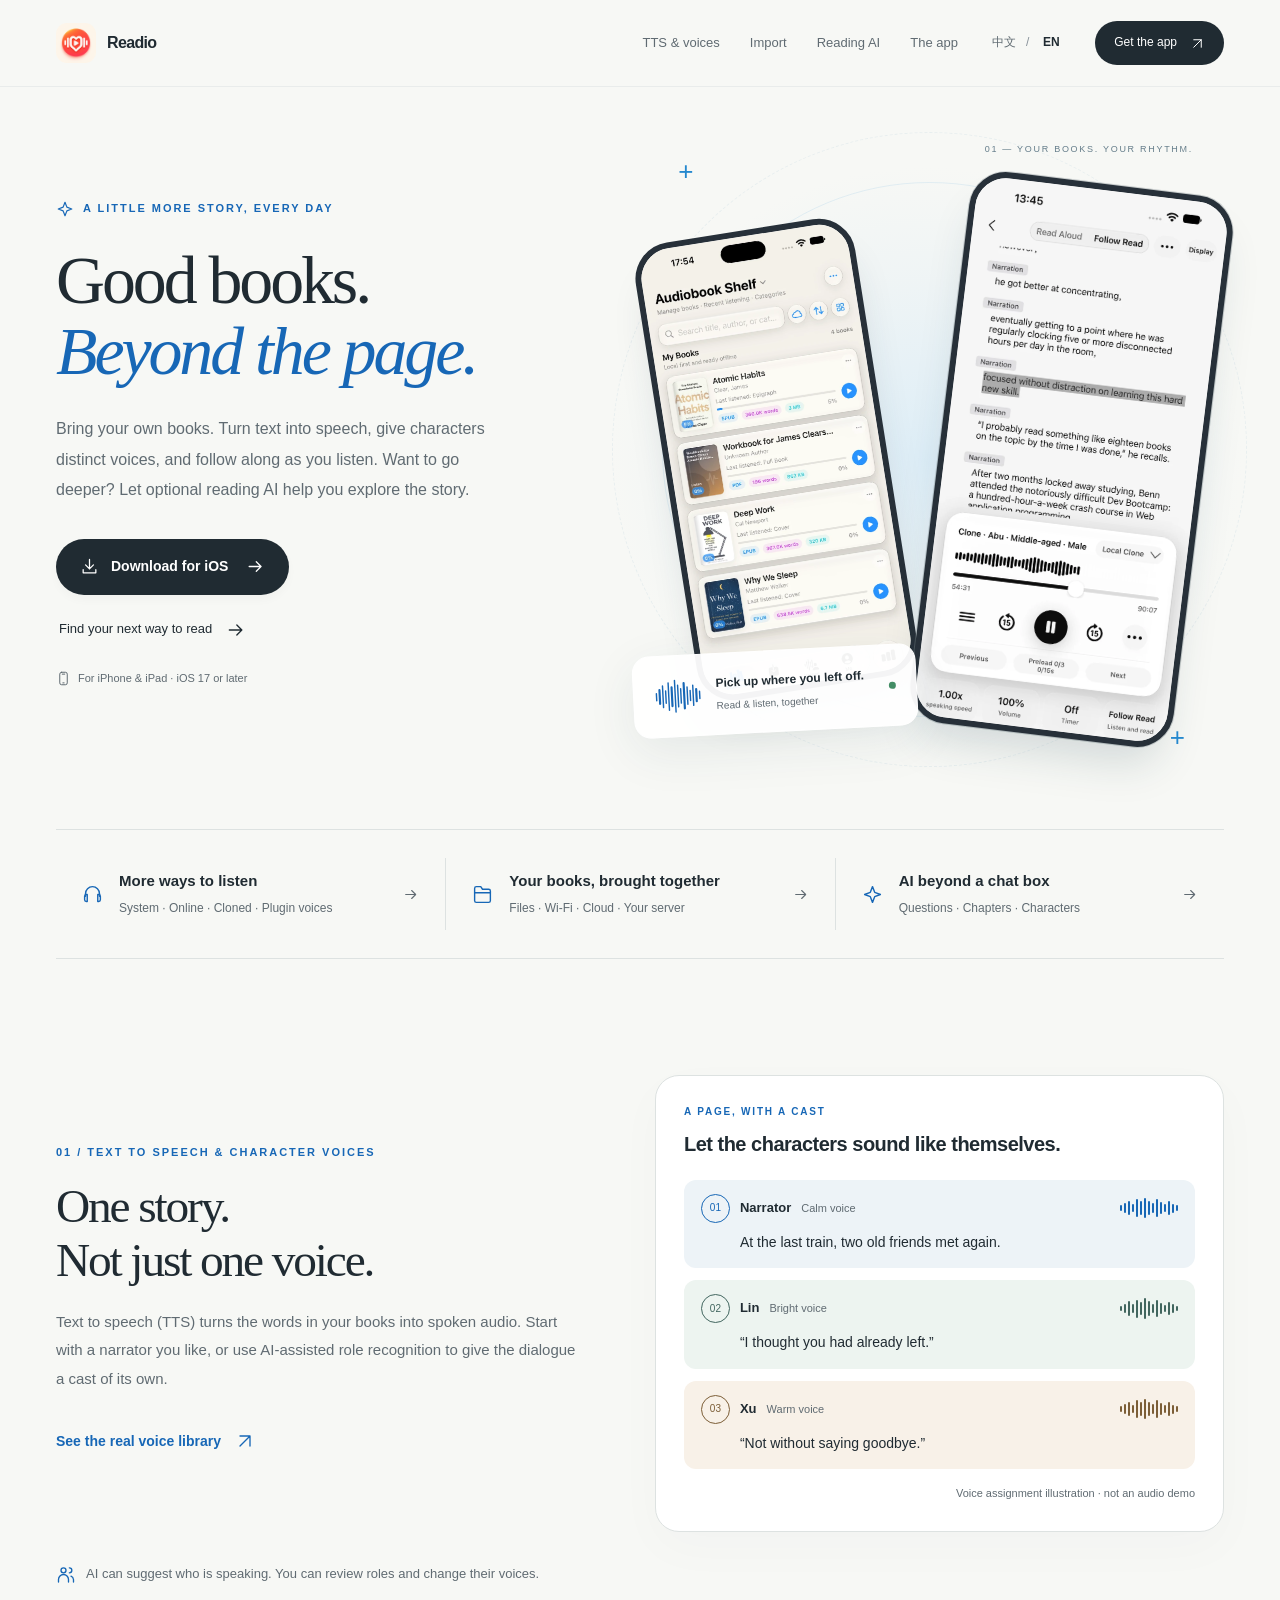
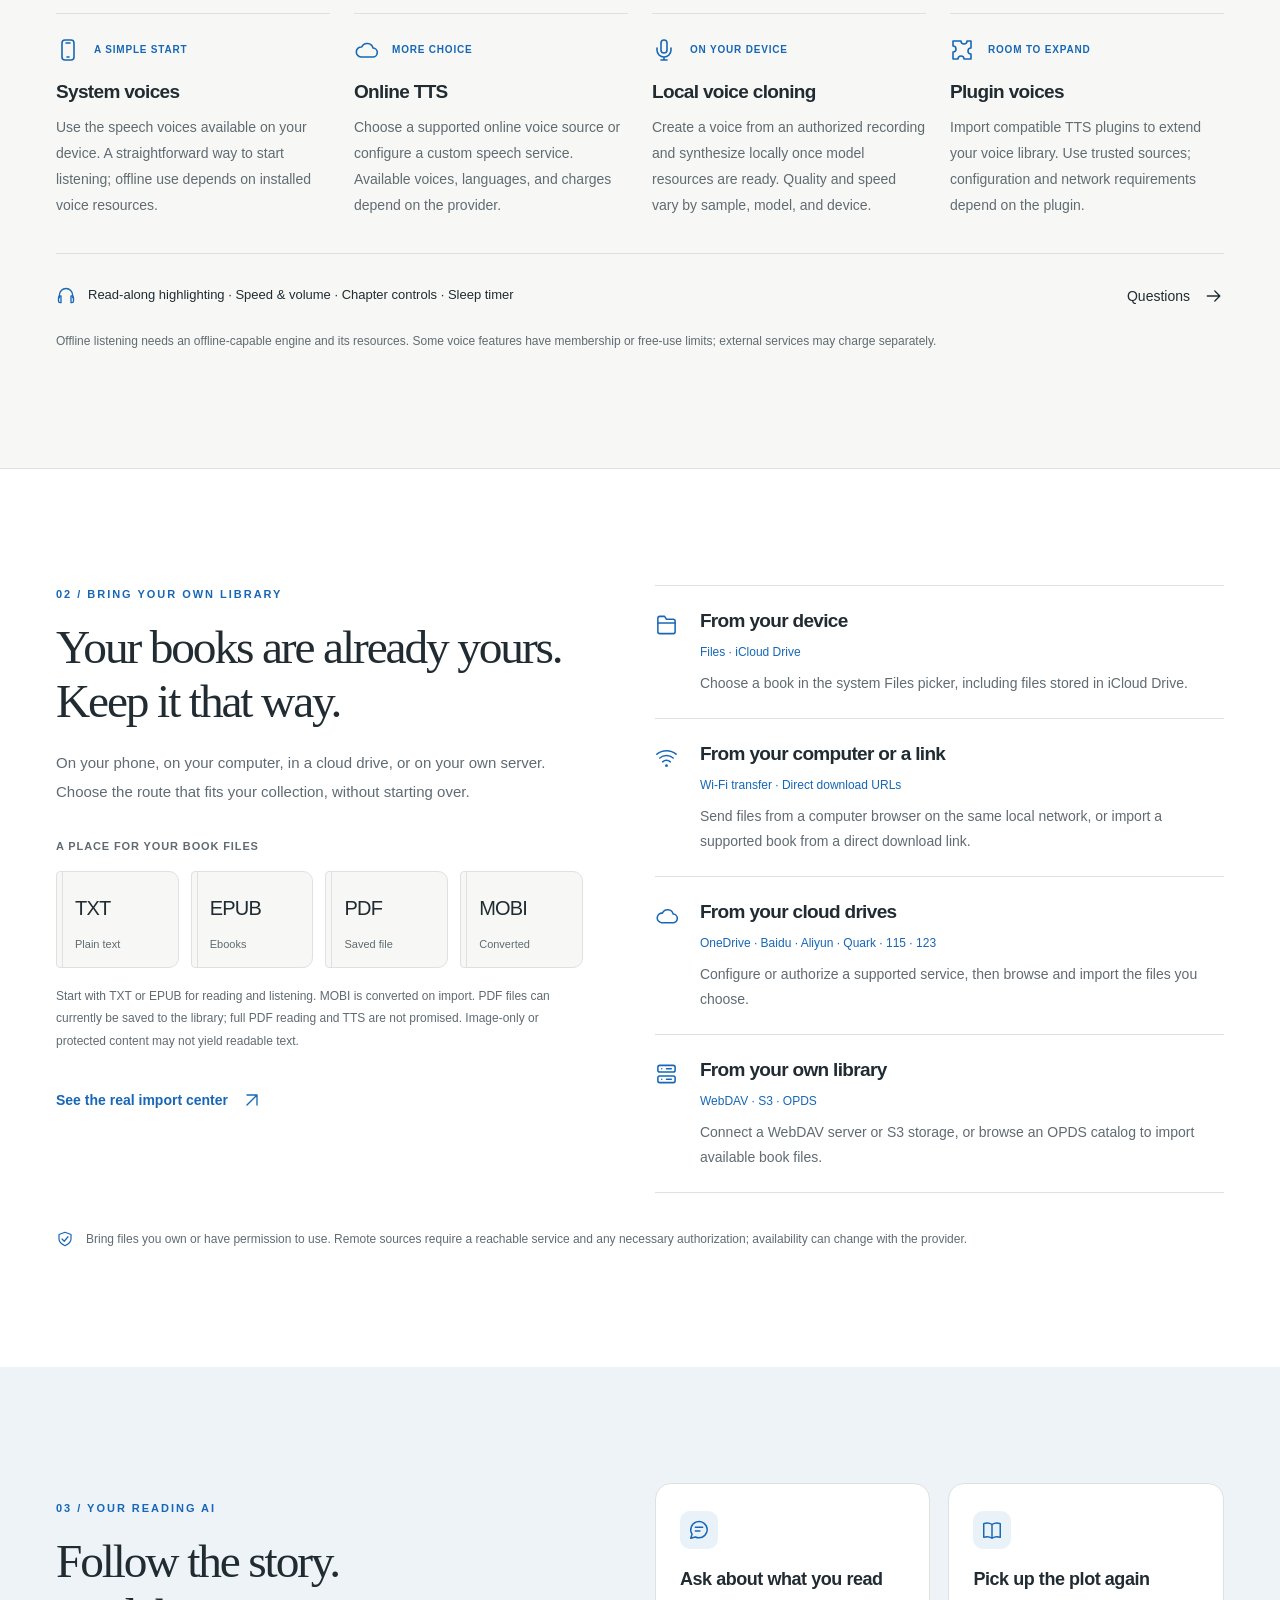
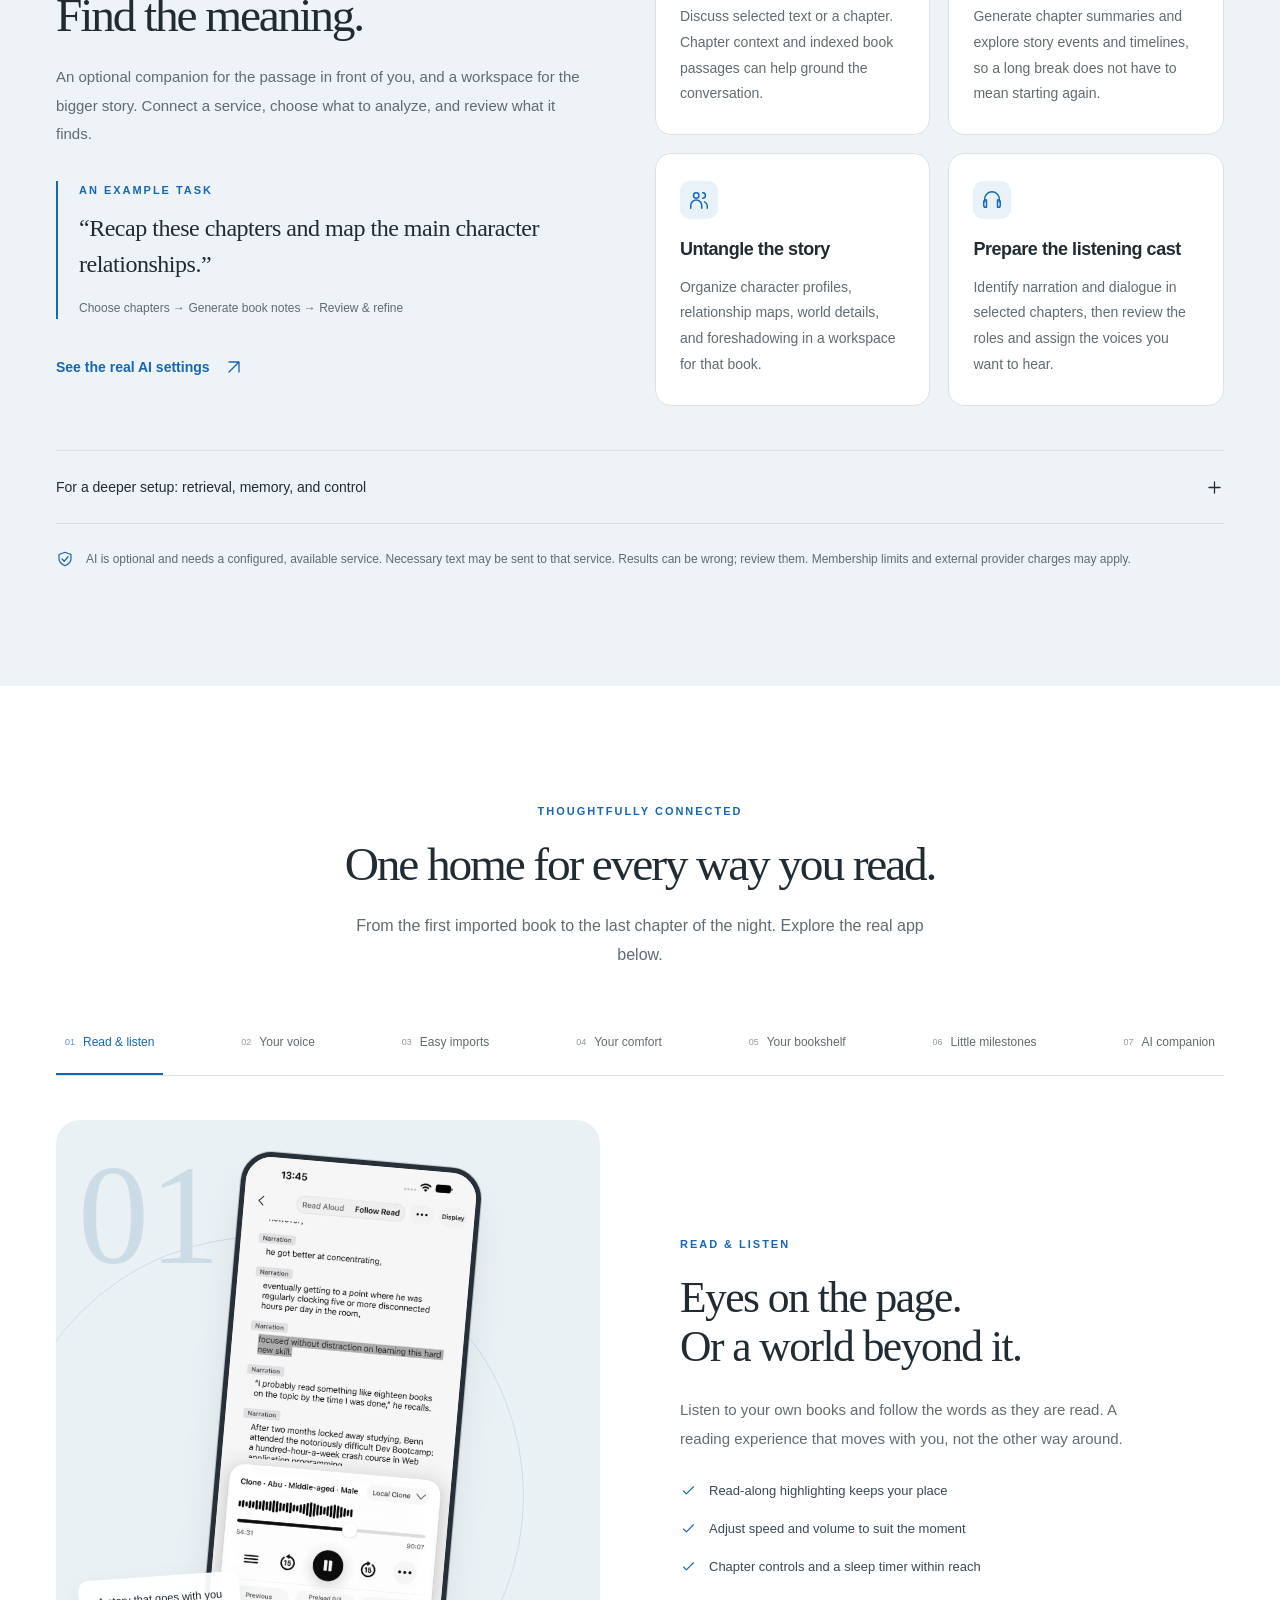
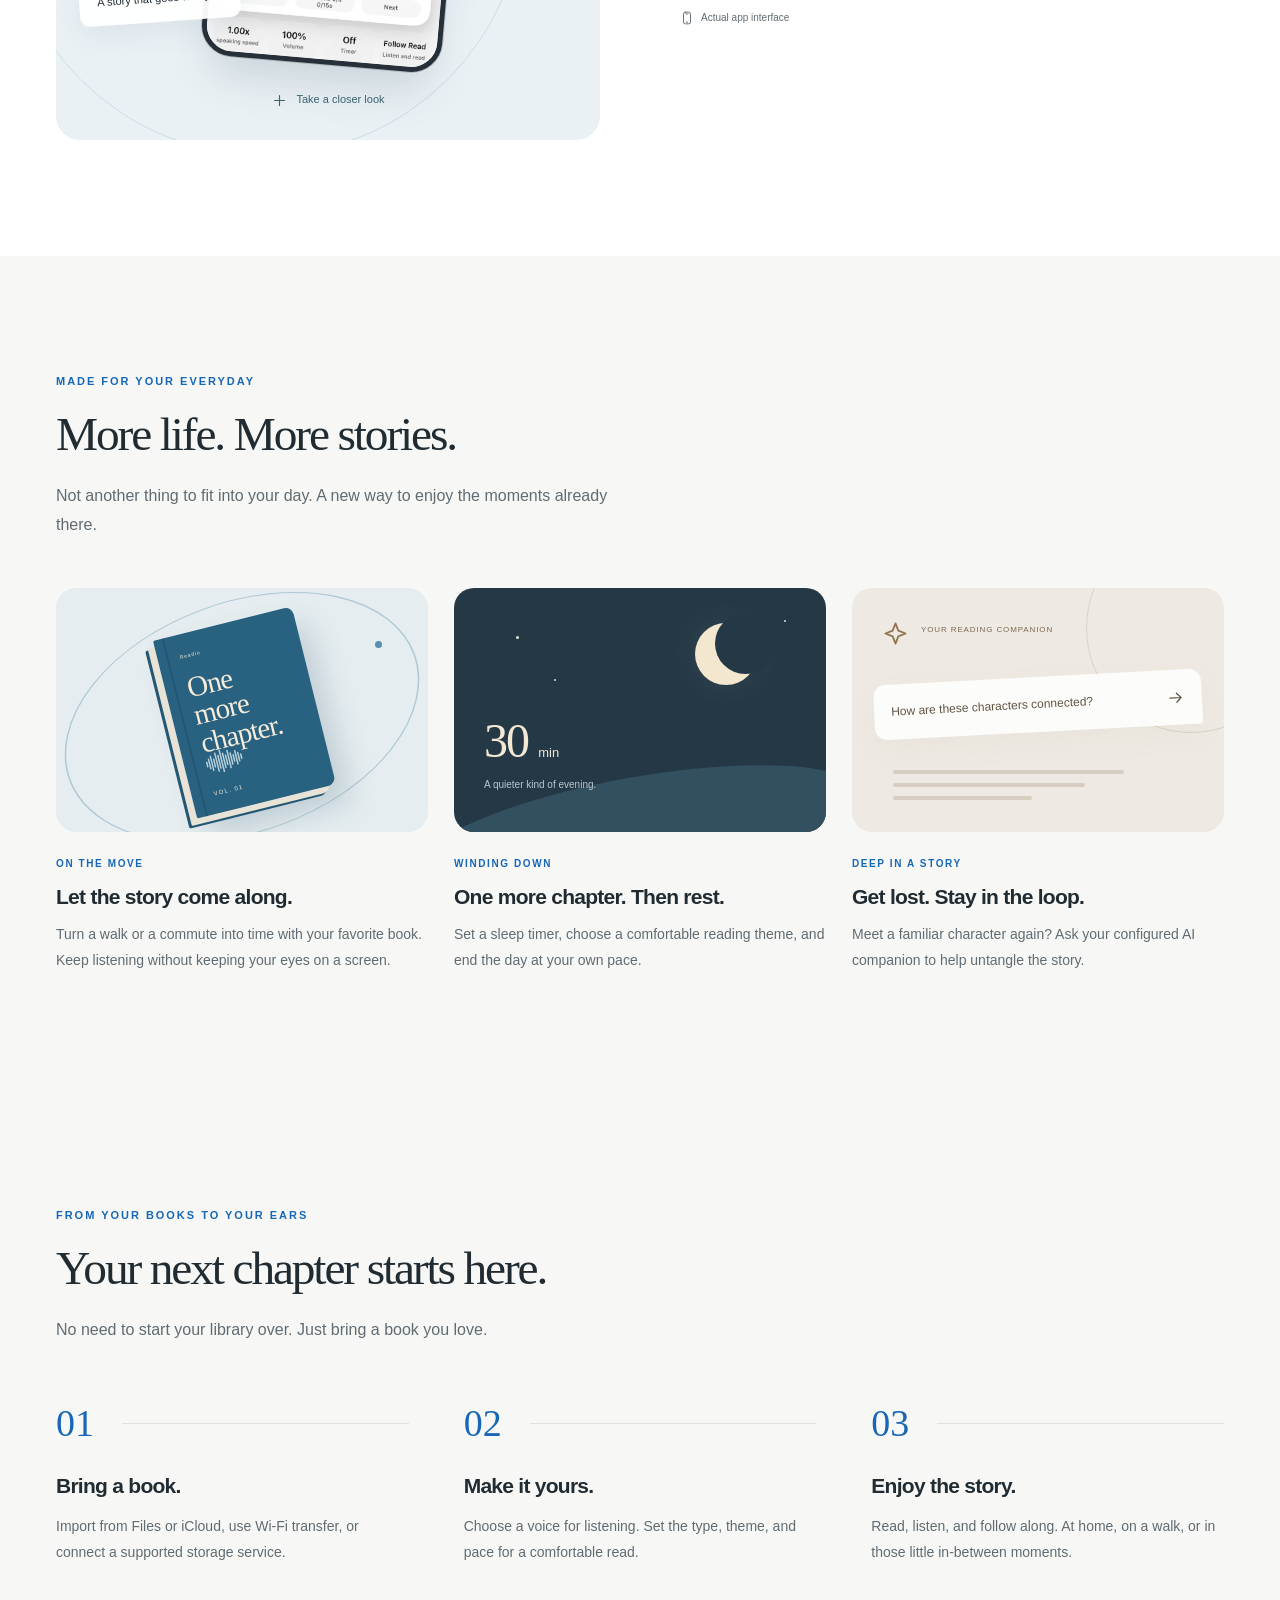
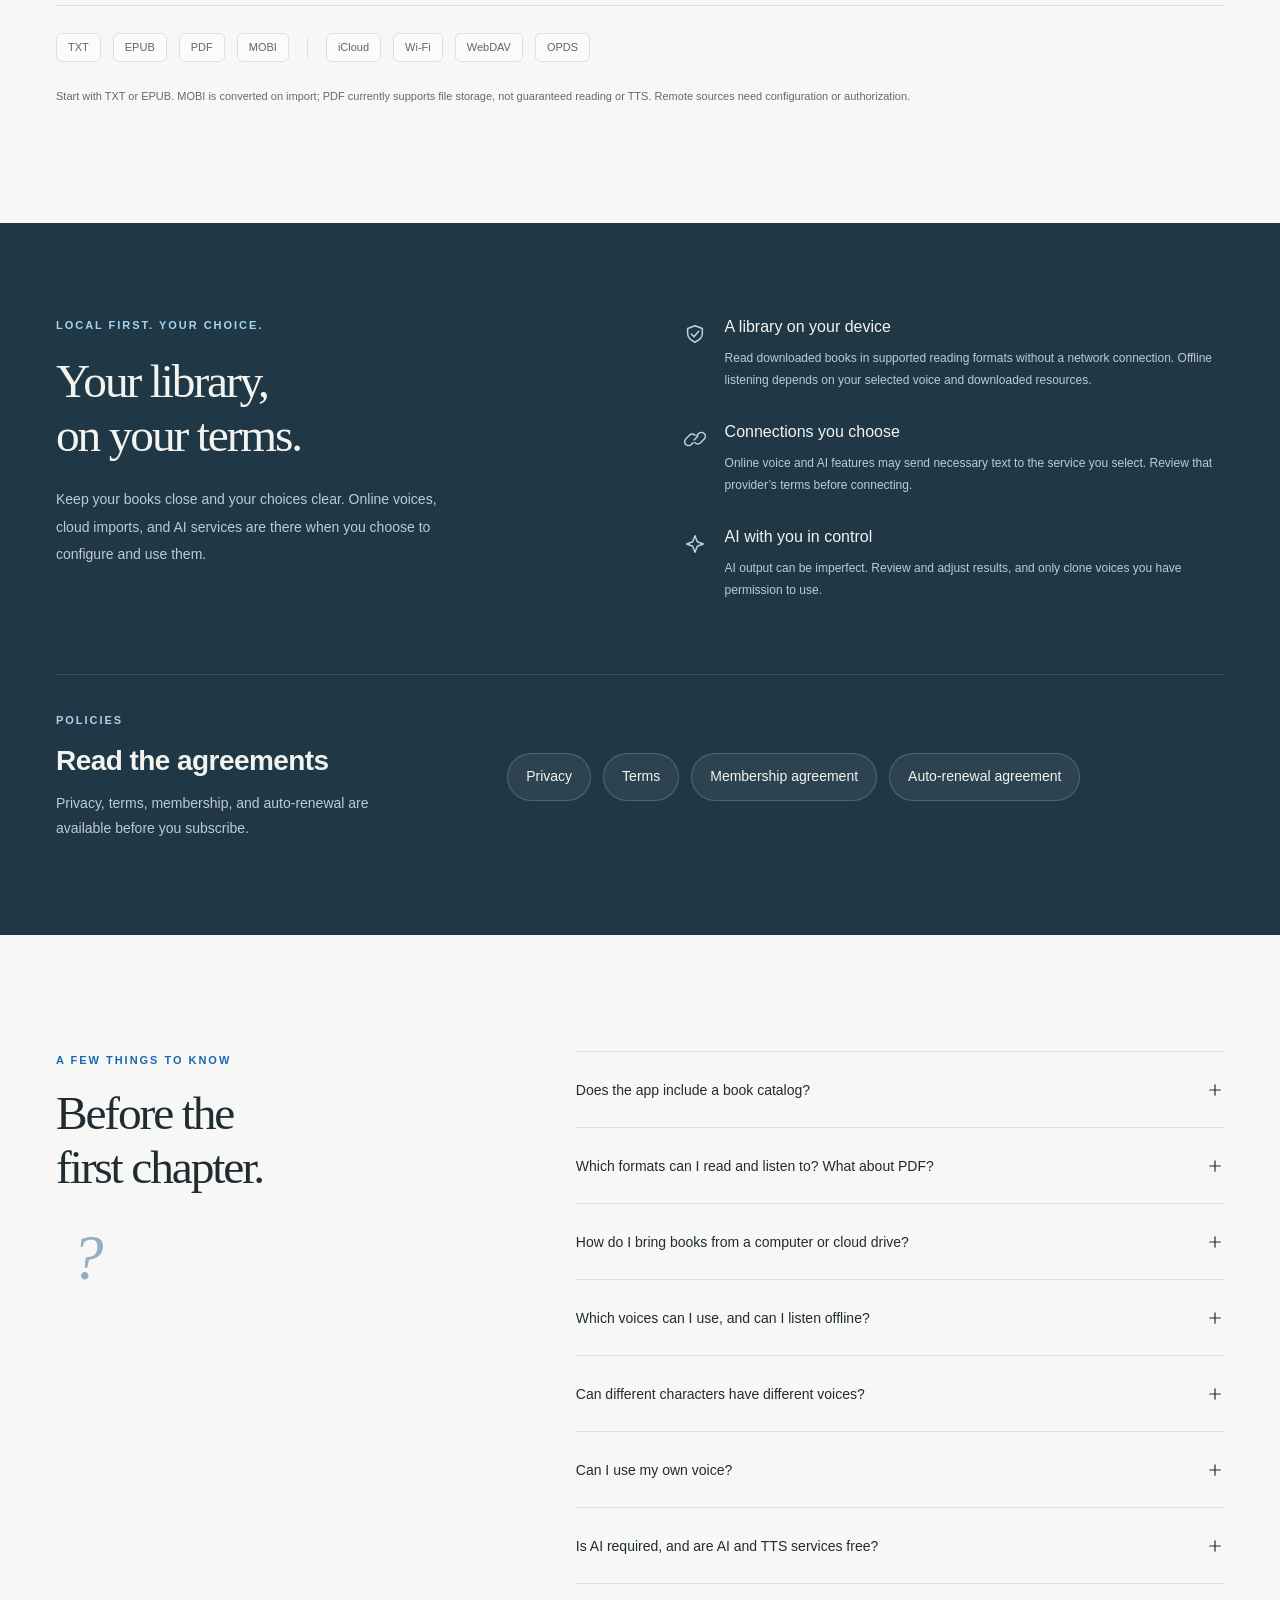
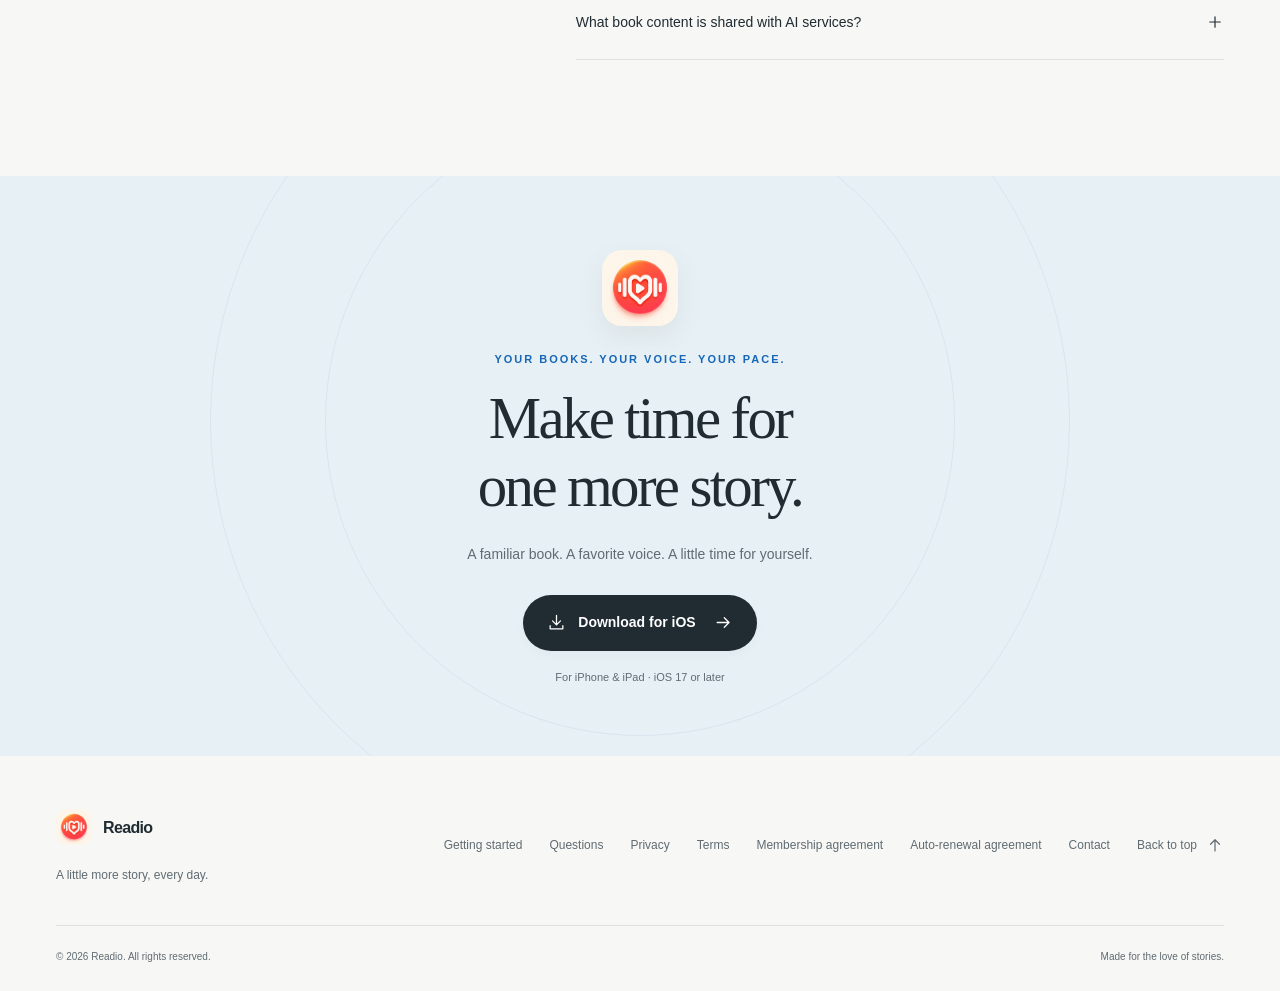
<file: index.html>
<!doctype html>
<html lang="en">
<head>
  <meta charset="utf-8">
  <meta name="viewport" content="width=device-width, initial-scale=1">
  <meta name="theme-color" content="#f7f8f5">
  <meta name="description" content="Readio for iPhone and iPad: import your books, listen with system, online or cloned voices, assign character voices, and explore chapters with optional reading AI.">
  <meta property="og:type" content="website">
  <meta property="og:title" content="Readio — Your books. Your voice. Your pace.">
  <meta property="og:description" content="Readio for iPhone and iPad: import your books, listen with system, online or cloned voices, assign character voices, and explore chapters with optional reading AI.">
  <meta property="og:locale" content="en_US">
  <title>Readio — Your books. Your voice. Your pace.</title>
  <link rel="icon" type="image/png" href="assets/favicon.png">
  <link rel="apple-touch-icon" href="assets/apple-touch-icon.png">
  <link rel="stylesheet" href="styles.css">
  <script src="language.js"></script>
  <script src="links.js"></script>
  <script src="content.js"></script>
  <script src="site.config.js"></script>
  <script src="app.js" defer></script>
</head>
<body>
  <svg class="svg-definitions" xmlns="http://www.w3.org/2000/svg" aria-hidden="true"><defs><symbol id="i-arrow" viewBox="0 0 24 24" fill="none" stroke="currentColor" stroke-width="1.6" stroke-linecap="round" stroke-linejoin="round"><path d="M4 12h15m-6-6 6 6-6 6"/></symbol><symbol id="i-diagonal" viewBox="0 0 24 24" fill="none" stroke="currentColor" stroke-width="1.6" stroke-linecap="round" stroke-linejoin="round"><path d="M6 18 18 6M6 6h12v12"/></symbol><symbol id="i-book" viewBox="0 0 24 24" fill="none" stroke="currentColor" stroke-width="1.6" stroke-linecap="round" stroke-linejoin="round"><path d="M12 6c-3-2-6-2-9-1v15c3-1 6-1 9 1 3-2 6-2 9-1V5c-3-1-6-1-9 1Zm0 0v15"/></symbol><symbol id="i-headphones" viewBox="0 0 24 24" fill="none" stroke="currentColor" stroke-width="1.6" stroke-linecap="round" stroke-linejoin="round"><path d="M4 14v-3a8 8 0 0 1 16 0v3M6 12H5a2 2 0 0 0-2 2v4a2 2 0 0 0 2 2h1zm12 0h1a2 2 0 0 1 2 2v4a2 2 0 0 1-2 2h-1z"/></symbol><symbol id="i-sliders" viewBox="0 0 24 24" fill="none" stroke="currentColor" stroke-width="1.6" stroke-linecap="round" stroke-linejoin="round"><path d="M4 7h4m4 0h8M4 17h8m4 0h4"/><circle cx="10" cy="7" r="2"/><circle cx="14" cy="17" r="2"/></symbol><symbol id="i-check" viewBox="0 0 24 24" fill="none" stroke="currentColor" stroke-width="1.6" stroke-linecap="round" stroke-linejoin="round"><path d="m5 12 4 4L19 6"/></symbol><symbol id="i-plus" viewBox="0 0 24 24" fill="none" stroke="currentColor" stroke-width="1.6" stroke-linecap="round" stroke-linejoin="round"><path d="M12 5v14M5 12h14"/></symbol><symbol id="i-close" viewBox="0 0 24 24" fill="none" stroke="currentColor" stroke-width="1.6" stroke-linecap="round" stroke-linejoin="round"><path d="m6 6 12 12M6 18 18 6"/></symbol><symbol id="i-menu" viewBox="0 0 24 24" fill="none" stroke="currentColor" stroke-width="1.6" stroke-linecap="round" stroke-linejoin="round"><path d="M4 7h16M4 12h16M4 17h16"/></symbol><symbol id="i-shield" viewBox="0 0 24 24" fill="none" stroke="currentColor" stroke-width="1.6" stroke-linecap="round" stroke-linejoin="round"><path d="M12 3 4 6v6c0 5 8 9 8 9s8-4 8-9V6z"/><path d="m8 12 3 3 5-6"/></symbol><symbol id="i-link" viewBox="0 0 24 24" fill="none" stroke="currentColor" stroke-width="1.6" stroke-linecap="round" stroke-linejoin="round"><path d="m10 13 4-4m-5 7-2 2a4 4 0 0 1-6-6l4-4a4 4 0 0 1 6 0m2 0 2-2a4 4 0 0 1 6 6l-4 4a4 4 0 0 1-6 0" transform="translate(1 0)"/></symbol><symbol id="i-sparkle" viewBox="0 0 24 24" fill="none" stroke="currentColor" stroke-width="1.6" stroke-linecap="round" stroke-linejoin="round"><path d="m12 3 2.5 6.5L21 12l-6.5 2.5L12 21l-2.5-6.5L3 12l6.5-2.5z"/></symbol><symbol id="i-phone" viewBox="0 0 24 24" fill="none" stroke="currentColor" stroke-width="1.6" stroke-linecap="round" stroke-linejoin="round"><rect x="6" y="2" width="12" height="20" rx="3"/><path d="M10 5h4M11 19h2"/></symbol><symbol id="i-download" viewBox="0 0 24 24" fill="none" stroke="currentColor" stroke-width="1.6" stroke-linecap="round" stroke-linejoin="round"><path d="M12 3v12m-5-5 5 5 5-5M4 16v4h16v-4"/></symbol><symbol id="i-cloud" viewBox="0 0 24 24" fill="none" stroke="currentColor" stroke-width="1.6" stroke-linecap="round" stroke-linejoin="round"><path d="M7 19a5 5 0 1 1 .7-10A6 6 0 0 1 19 10a4.5 4.5 0 0 1-.5 9Z"/></symbol><symbol id="i-microphone" viewBox="0 0 24 24" fill="none" stroke="currentColor" stroke-width="1.6" stroke-linecap="round" stroke-linejoin="round"><rect x="9" y="2" width="6" height="13" rx="3"/><path d="M5 10v2a7 7 0 0 0 14 0v-2M12 19v3m-3 0h6"/></symbol><symbol id="i-plugin" viewBox="0 0 24 24" fill="none" stroke="currentColor" stroke-width="1.6" stroke-linecap="round" stroke-linejoin="round"><path d="M8 3h3a3 3 0 0 0 6 0h4v7a3 3 0 0 0 0 6v5h-7a3 3 0 0 0-6 0H3v-7a3 3 0 0 0 0-6V3Z"/></symbol><symbol id="i-folder" viewBox="0 0 24 24" fill="none" stroke="currentColor" stroke-width="1.6" stroke-linecap="round" stroke-linejoin="round"><path d="M3 7V5a2 2 0 0 1 2-2h5l2 3h7a2 2 0 0 1 2 2v11a2 2 0 0 1-2 2H5a2 2 0 0 1-2-2V7Z"/><path d="M3 10h18"/></symbol><symbol id="i-wifi" viewBox="0 0 24 24" fill="none" stroke="currentColor" stroke-width="1.6" stroke-linecap="round" stroke-linejoin="round"><path d="M2 8a16 16 0 0 1 20 0M5 12a11 11 0 0 1 14 0M8 16a6 6 0 0 1 8 0"/><circle cx="12" cy="20" r=".7"/></symbol><symbol id="i-server" viewBox="0 0 24 24" fill="none" stroke="currentColor" stroke-width="1.6" stroke-linecap="round" stroke-linejoin="round"><rect x="3" y="3" width="18" height="7" rx="2"/><rect x="3" y="14" width="18" height="7" rx="2"/><path d="M7 6.5h.01M7 17.5h.01M12 6.5h5M12 17.5h5"/></symbol><symbol id="i-chat" viewBox="0 0 24 24" fill="none" stroke="currentColor" stroke-width="1.6" stroke-linecap="round" stroke-linejoin="round"><path d="M21 11.5a9 9 0 0 1-9 9 10 10 0 0 1-4-.9L3 21l1.4-4.4a9 9 0 1 1 16.6-5.1Z"/><path d="M8 9h8M8 13h5"/></symbol><symbol id="i-people" viewBox="0 0 24 24" fill="none" stroke="currentColor" stroke-width="1.6" stroke-linecap="round" stroke-linejoin="round"><circle cx="9" cy="7" r="3"/><path d="M3 21v-3a6 6 0 0 1 12 0v3M16 4a3 3 0 0 1 0 6m2 4a5 5 0 0 1 3 4v3"/></symbol></defs></svg>
  <a class="skip-link" href="#main" data-i18n="skip">Skip to content</a>
  <header class="site-header" id="top">
    <div class="header-inner container">
      <a class="brand" href="#top"><img src="assets/app-icon.png" width="40" height="40" alt=""><span data-i18n="brand" >Readio</span></a>
      <nav class="main-nav" id="main-nav" aria-label="Main navigation" data-nav-label>
        <a href="#tts" data-i18n="navTTS">TTS & voices</a>
        <a href="#imports" data-i18n="navImport">Import</a>
        <a href="#reading-ai" data-i18n="navAI">Reading AI</a>
        <a href="#experience" data-i18n="navFeatures">The app</a>
      </nav>
      <div class="header-actions">
        <div class="language-switch" role="group" aria-label="Website language" data-i18n-aria="languageLabel">
          <button type="button" data-language="zh" lang="zh-CN" aria-pressed="false">中文</button><span aria-hidden="true">/</span><button type="button" data-language="en" lang="en" aria-pressed="true">EN</button>
        </div>
        <a class="nav-download" href="https://apps.apple.com/app/id6809803750" target="_blank" rel="noopener noreferrer" data-download><span data-i18n="navDownload" >Get the app</span><svg class="icon " aria-hidden="true"><use href="#i-diagonal"/></svg></a>
        <button type="button" class="menu-toggle icon-button" aria-controls="main-nav" aria-expanded="false" aria-label="Open navigation" data-i18n-aria="menuLabel"><svg class="icon " aria-hidden="true"><use href="#i-menu"/></svg></button>
      </div>
    </div>
  </header>
  <main id="main">
    <section class="hero container" aria-labelledby="hero-title">
      <div class="hero-copy">
        <p class="eyebrow hero-eyebrow"><span class="small-spark" aria-hidden="true"><svg class="icon " aria-hidden="true"><use href="#i-sparkle"/></svg></span><span data-i18n="heroEyebrow" >A LITTLE MORE STORY, EVERY DAY</span></p>
        <h1 id="hero-title"><span data-i18n="heroLine1" >Good books.</span><br><span data-i18n="heroLine2" class="accent-text">Beyond the page.</span></h1>
        <p data-i18n="heroDescription" class="hero-description">Bring your own books. Turn text into speech, give characters distinct voices, and follow along as you listen. Want to go deeper? Let optional reading AI help you explore the story.</p>
        <div class="hero-ctas"><a class="button button-primary " href="https://apps.apple.com/app/id6809803750" target="_blank" rel="noopener noreferrer" data-download><svg class="icon " aria-hidden="true"><use href="#i-download"/></svg><span data-i18n="download" >Download for iOS</span><svg class="icon " aria-hidden="true"><use href="#i-arrow"/></svg></a><a class="text-link" href="#experience"><span data-i18n="explore" >Find your next way to read</span><svg class="icon " aria-hidden="true"><use href="#i-arrow"/></svg></a></div>
        <p class="compatibility"><svg class="icon " aria-hidden="true"><use href="#i-phone"/></svg><span data-i18n="compatibility" >For iPhone &amp; iPad · iOS 17 or later</span></p>
      </div>
      <div class="hero-art">
        <div class="orbit orbit-one" aria-hidden="true"></div><div class="orbit orbit-two" aria-hidden="true"></div>
        <div class="hero-art-caption" aria-hidden="true">01 — <span data-i18n="heroSide" >YOUR BOOKS. YOUR RHYTHM.</span></div>
        <div class="device device-back"><img data-localized-image="bookshelf" src="assets/en/bookshelf.webp" alt="Personal bookshelf with book covers, categories, reading progress, and playback buttons" width="640" height="1374" decoding="async"></div>
        <div class="device device-front"><img data-localized-image="listening" src="assets/en/listening.webp" alt="Readio read-along screen with highlighted text, voice selection, and playback controls" width="640" height="1374" fetchpriority="high"></div>
        <div class="listening-note"><span class="wave " aria-hidden="true"><i style="--h:12px"></i><i style="--h:22px"></i><i style="--h:32px"></i><i style="--h:19px"></i><i style="--h:40px"></i><i style="--h:29px"></i><i style="--h:46px"></i><i style="--h:32px"></i><i style="--h:22px"></i><i style="--h:38px"></i><i style="--h:26px"></i><i style="--h:16px"></i><i style="--h:30px"></i><i style="--h:20px"></i><i style="--h:12px"></i></span><div><strong data-i18n="heroFloat" >Pick up where you left off.</strong><span data-i18n="heroFloatSub" >Read &amp; listen, together</span></div><span class="note-dot" aria-hidden="true"></span></div>
        <span class="art-plus plus-one" aria-hidden="true">+</span><span class="art-plus plus-two" aria-hidden="true">+</span>
      </div>
    </section>
    <div class="benefit-strip container">
      <a class="feature-jump" href="#tts"><svg class="icon " aria-hidden="true"><use href="#i-headphones"/></svg><span><strong data-i18n="strip1" >More ways to listen</strong><span data-i18n="strip1Detail" class="jump-description">System · Online · Cloned · Plugin voices</span></span><svg class="icon jump-arrow" aria-hidden="true"><use href="#i-arrow"/></svg></a><a class="feature-jump" href="#imports"><svg class="icon " aria-hidden="true"><use href="#i-folder"/></svg><span><strong data-i18n="strip2" >Your books, brought together</strong><span data-i18n="strip2Detail" class="jump-description">Files · Wi-Fi · Cloud · Your server</span></span><svg class="icon jump-arrow" aria-hidden="true"><use href="#i-arrow"/></svg></a><a class="feature-jump" href="#reading-ai"><svg class="icon " aria-hidden="true"><use href="#i-sparkle"/></svg><span><strong data-i18n="strip3" >AI beyond a chat box</strong><span data-i18n="strip3Detail" class="jump-description">Questions · Chapters · Characters</span></span><svg class="icon jump-arrow" aria-hidden="true"><use href="#i-arrow"/></svg></a>
    </div>
    <section class="tts-section detail-section section container" id="tts" aria-labelledby="tts-title">
      <div class="tts-intro">
        <div class="section-heading detail-copy">
          <p data-i18n="tts.eyebrow" class="eyebrow">01 / TEXT TO SPEECH &amp; CHARACTER VOICES</p><h2 data-i18n="tts.title" id="tts-title">One story.
Not just one voice.</h2><p data-i18n="tts.description" class="section-description">Text to speech (TTS) turns the words in your books into spoken audio. Start with a narrator you like, or use AI-assisted role recognition to give the dialogue a cast of its own.</p>
          <a class="text-link detail-screenshot" href="assets/en/voices-poster.webp" data-poster-feature="voices" target="_blank" rel="noopener"><span data-i18n="tts.screenshot" >See the real voice library</span><svg class="icon " aria-hidden="true"><use href="#i-diagonal"/></svg></a>
        </div>
        <figure class="cast-illustration">
          <figcaption><p data-i18n="tts.castLabel" class="eyebrow">A PAGE, WITH A CAST</p><h3 data-i18n="tts.castTitle" >Let the characters sound like themselves.</h3></figcaption>
          <ol class="cast-lines"><li class="cast-line cast-line-0"><div class="cast-person"><span class="cast-mark" aria-hidden="true">01</span><div><strong data-i18n="tts.roles.0.name" >Narrator</strong><span data-i18n="tts.roles.0.voice" >Calm voice</span></div><span class="wave cast-wave" aria-hidden="true"><i style="--h:12px"></i><i style="--h:22px"></i><i style="--h:32px"></i><i style="--h:19px"></i><i style="--h:40px"></i><i style="--h:29px"></i><i style="--h:46px"></i><i style="--h:32px"></i><i style="--h:22px"></i><i style="--h:38px"></i><i style="--h:26px"></i><i style="--h:16px"></i><i style="--h:30px"></i><i style="--h:20px"></i><i style="--h:12px"></i></span></div><p data-i18n="tts.roles.0.line" >At the last train, two old friends met again.</p></li><li class="cast-line cast-line-1"><div class="cast-person"><span class="cast-mark" aria-hidden="true">02</span><div><strong data-i18n="tts.roles.1.name" >Lin</strong><span data-i18n="tts.roles.1.voice" >Bright voice</span></div><span class="wave cast-wave" aria-hidden="true"><i style="--h:12px"></i><i style="--h:22px"></i><i style="--h:32px"></i><i style="--h:19px"></i><i style="--h:40px"></i><i style="--h:29px"></i><i style="--h:46px"></i><i style="--h:32px"></i><i style="--h:22px"></i><i style="--h:38px"></i><i style="--h:26px"></i><i style="--h:16px"></i><i style="--h:30px"></i><i style="--h:20px"></i><i style="--h:12px"></i></span></div><p data-i18n="tts.roles.1.line" >“I thought you had already left.”</p></li><li class="cast-line cast-line-2"><div class="cast-person"><span class="cast-mark" aria-hidden="true">03</span><div><strong data-i18n="tts.roles.2.name" >Xu</strong><span data-i18n="tts.roles.2.voice" >Warm voice</span></div><span class="wave cast-wave" aria-hidden="true"><i style="--h:12px"></i><i style="--h:22px"></i><i style="--h:32px"></i><i style="--h:19px"></i><i style="--h:40px"></i><i style="--h:29px"></i><i style="--h:46px"></i><i style="--h:32px"></i><i style="--h:22px"></i><i style="--h:38px"></i><i style="--h:26px"></i><i style="--h:16px"></i><i style="--h:30px"></i><i style="--h:20px"></i><i style="--h:12px"></i></span></div><p data-i18n="tts.roles.2.line" >“Not without saying goodbye.”</p></li></ol>
          <p data-i18n="tts.illustrationNote" class="illustration-note">Voice assignment illustration · not an audio demo</p>
        </figure>
      </div>
      <p class="cast-explainer"><svg class="icon " aria-hidden="true"><use href="#i-people"/></svg><span data-i18n="tts.castNote" >AI can suggest who is speaking. You can review roles and change their voices.</span></p>
      <div class="engine-grid"><article class="engine-card" data-engine="system"><div class="engine-heading"><svg class="icon " aria-hidden="true"><use href="#i-phone"/></svg><span data-i18n="tts.engines.0.tag" class="engine-tag">A SIMPLE START</span></div><h3 data-i18n="tts.engines.0.title" >System voices</h3><p data-i18n="tts.engines.0.body" >Use the speech voices available on your device. A straightforward way to start listening; offline use depends on installed voice resources.</p></article><article class="engine-card" data-engine="online"><div class="engine-heading"><svg class="icon " aria-hidden="true"><use href="#i-cloud"/></svg><span data-i18n="tts.engines.1.tag" class="engine-tag">MORE CHOICE</span></div><h3 data-i18n="tts.engines.1.title" >Online TTS</h3><p data-i18n="tts.engines.1.body" >Choose a supported online voice source or configure a custom speech service. Available voices, languages, and charges depend on the provider.</p></article><article class="engine-card" data-engine="clone"><div class="engine-heading"><svg class="icon " aria-hidden="true"><use href="#i-microphone"/></svg><span data-i18n="tts.engines.2.tag" class="engine-tag">ON YOUR DEVICE</span></div><h3 data-i18n="tts.engines.2.title" >Local voice cloning</h3><p data-i18n="tts.engines.2.body" >Create a voice from an authorized recording and synthesize locally once model resources are ready. Quality and speed vary by sample, model, and device.</p></article><article class="engine-card" data-engine="plugin"><div class="engine-heading"><svg class="icon " aria-hidden="true"><use href="#i-plugin"/></svg><span data-i18n="tts.engines.3.tag" class="engine-tag">ROOM TO EXPAND</span></div><h3 data-i18n="tts.engines.3.title" >Plugin voices</h3><p data-i18n="tts.engines.3.body" >Import compatible TTS plugins to extend your voice library. Use trusted sources; configuration and network requirements depend on the plugin.</p></article></div>
      <div class="tts-footer"><p class="listening-comforts"><svg class="icon " aria-hidden="true"><use href="#i-headphones"/></svg><span data-i18n="tts.comforts" >Read-along highlighting · Speed &amp; volume · Chapter controls · Sleep timer</span></p><a class="text-link" href="#questions"><span data-i18n="navFAQ" >Questions</span><svg class="icon " aria-hidden="true"><use href="#i-arrow"/></svg></a></div>
      <p data-i18n="tts.note" class="detail-note">Offline listening needs an offline-capable engine and its resources. Some voice features have membership or free-use limits; external services may charge separately.</p>
    </section>
    <section class="import-section detail-section section" id="imports" aria-labelledby="imports-title">
      <div class="container">
        <div class="import-layout">
          <div class="section-heading detail-copy">
            <p data-i18n="imports.eyebrow" class="eyebrow">02 / BRING YOUR OWN LIBRARY</p><h2 data-i18n="imports.title" id="imports-title">Your books are already yours.
Keep it that way.</h2><p data-i18n="imports.description" class="section-description">On your phone, on your computer, in a cloud drive, or on your own server. Choose the route that fits your collection, without starting over.</p>
            <div class="import-formats"><p data-i18n="imports.formatsLabel" class="format-label">A PLACE FOR YOUR BOOK FILES</p><ul class="format-books"><li><strong data-i18n="imports.formats.0.name" >TXT</strong><span data-i18n="imports.formats.0.detail" >Plain text</span></li><li><strong data-i18n="imports.formats.1.name" >EPUB</strong><span data-i18n="imports.formats.1.detail" >Ebooks</span></li><li><strong data-i18n="imports.formats.2.name" >PDF</strong><span data-i18n="imports.formats.2.detail" >Saved file</span></li><li><strong data-i18n="imports.formats.3.name" >MOBI</strong><span data-i18n="imports.formats.3.detail" >Converted</span></li></ul><p data-i18n="imports.formatNote" class="detail-note">Start with TXT or EPUB for reading and listening. MOBI is converted on import. PDF files can currently be saved to the library; full PDF reading and TTS are not promised. Image-only or protected content may not yield readable text.</p></div>
            <a class="text-link detail-screenshot" href="assets/en/import-poster.webp" data-poster-feature="import" target="_blank" rel="noopener"><span data-i18n="imports.screenshot" >See the real import center</span><svg class="icon " aria-hidden="true"><use href="#i-diagonal"/></svg></a>
          </div>
          <div class="import-routes"><article class="import-route"><svg class="icon " aria-hidden="true"><use href="#i-folder"/></svg><div><h3 data-i18n="imports.routes.0.title" >From your device</h3><p data-i18n="imports.routes.0.sources" class="route-sources">Files · iCloud Drive</p><p data-i18n="imports.routes.0.body" class="route-description">Choose a book in the system Files picker, including files stored in iCloud Drive.</p></div></article><article class="import-route"><svg class="icon " aria-hidden="true"><use href="#i-wifi"/></svg><div><h3 data-i18n="imports.routes.1.title" >From your computer or a link</h3><p data-i18n="imports.routes.1.sources" class="route-sources">Wi-Fi transfer · Direct download URLs</p><p data-i18n="imports.routes.1.body" class="route-description">Send files from a computer browser on the same local network, or import a supported book from a direct download link.</p></div></article><article class="import-route"><svg class="icon " aria-hidden="true"><use href="#i-cloud"/></svg><div><h3 data-i18n="imports.routes.2.title" >From your cloud drives</h3><p data-i18n="imports.routes.2.sources" class="route-sources">OneDrive · Baidu · Aliyun · Quark · 115 · 123</p><p data-i18n="imports.routes.2.body" class="route-description">Configure or authorize a supported service, then browse and import the files you choose.</p></div></article><article class="import-route"><svg class="icon " aria-hidden="true"><use href="#i-server"/></svg><div><h3 data-i18n="imports.routes.3.title" >From your own library</h3><p data-i18n="imports.routes.3.sources" class="route-sources">WebDAV · S3 · OPDS</p><p data-i18n="imports.routes.3.body" class="route-description">Connect a WebDAV server or S3 storage, or browse an OPDS catalog to import available book files.</p></div></article></div>
        </div>
        <p class="source-boundary"><svg class="icon " aria-hidden="true"><use href="#i-shield"/></svg><span data-i18n="imports.note" >Bring files you own or have permission to use. Remote sources require a reachable service and any necessary authorization; availability can change with the provider.</span></p>
      </div>
    </section>
    <section class="ai-section detail-section section" id="reading-ai" aria-labelledby="ai-title">
      <div class="container">
        <div class="ai-layout">
          <div class="section-heading detail-copy">
            <p data-i18n="readingAI.eyebrow" class="eyebrow">03 / YOUR READING AI</p><h2 data-i18n="readingAI.title" id="ai-title">Follow the story.
Find the meaning.</h2><p data-i18n="readingAI.description" class="section-description">An optional companion for the passage in front of you, and a workspace for the bigger story. Connect a service, choose what to analyze, and review what it finds.</p>
            <div class="ai-example"><p data-i18n="readingAI.exampleLabel" class="eyebrow">AN EXAMPLE TASK</p><blockquote data-i18n="readingAI.example" >“Recap these chapters and map the main character relationships.”</blockquote><p data-i18n="readingAI.exampleSteps" class="example-steps">Choose chapters → Generate book notes → Review &amp; refine</p></div>
            <a class="text-link detail-screenshot" href="assets/en/ai-poster.webp" data-poster-feature="ai" target="_blank" rel="noopener"><span data-i18n="readingAI.screenshot" >See the real AI settings</span><svg class="icon " aria-hidden="true"><use href="#i-diagonal"/></svg></a>
          </div>
          <div class="ai-capabilities"><article class="ai-capability"><span class="capability-icon"><svg class="icon " aria-hidden="true"><use href="#i-chat"/></svg></span><h3 data-i18n="readingAI.capabilities.0.title" >Ask about what you read</h3><p data-i18n="readingAI.capabilities.0.body" >Discuss selected text or a chapter. Chapter context and indexed book passages can help ground the conversation.</p></article><article class="ai-capability"><span class="capability-icon"><svg class="icon " aria-hidden="true"><use href="#i-book"/></svg></span><h3 data-i18n="readingAI.capabilities.1.title" >Pick up the plot again</h3><p data-i18n="readingAI.capabilities.1.body" >Generate chapter summaries and explore story events and timelines, so a long break does not have to mean starting again.</p></article><article class="ai-capability"><span class="capability-icon"><svg class="icon " aria-hidden="true"><use href="#i-people"/></svg></span><h3 data-i18n="readingAI.capabilities.2.title" >Untangle the story</h3><p data-i18n="readingAI.capabilities.2.body" >Organize character profiles, relationship maps, world details, and foreshadowing in a workspace for that book.</p></article><article class="ai-capability"><span class="capability-icon"><svg class="icon " aria-hidden="true"><use href="#i-headphones"/></svg></span><h3 data-i18n="readingAI.capabilities.3.title" >Prepare the listening cast</h3><p data-i18n="readingAI.capabilities.3.body" >Identify narration and dialogue in selected chapters, then review the roles and assign the voices you want to hear.</p></article></div>
        </div>
        <details class="advanced-features"><summary><span data-i18n="readingAI.advancedTitle" >For a deeper setup: retrieval, memory, and control</span><svg class="icon " aria-hidden="true"><use href="#i-plus"/></svg></summary><div class="advanced-grid"><article><h3 data-i18n="readingAI.advanced.0.title" >Book retrieval &amp; memory</h3><p data-i18n="readingAI.advanced.0.body" >Build local retrieval indexes and manage saved AI memories. Remote embeddings are optional and may send chapter excerpts to your chosen provider.</p></article><article><h3 data-i18n="readingAI.advanced.1.title" >Your services &amp; tools</h3><p data-i18n="readingAI.advanced.1.body" >Configure model routes for different tasks. Manage tool permissions and optional Skill or MCP extensions as your setup grows.</p></article><article><h3 data-i18n="readingAI.advanced.2.title" >Scope, usage &amp; budgets</h3><p data-i18n="readingAI.advanced.2.body" >Choose what text may be sent, inspect usage, and set cost controls. Local cost estimates are guidance, not a replacement for provider billing.</p></article></div></details>
        <p class="ai-boundary"><svg class="icon " aria-hidden="true"><use href="#i-shield"/></svg><span data-i18n="readingAI.note" >AI is optional and needs a configured, available service. Necessary text may be sent to that service. Results can be wrong; review them. Membership limits and external provider charges may apply.</span></p>
      </div>
    </section>
    <section class="experience section" id="experience" aria-labelledby="experience-title">
      <div class="container">
        <div class="section-heading centered"><p data-i18n="featuresEyebrow" class="eyebrow">THOUGHTFULLY CONNECTED</p><h2 data-i18n="featuresTitle" id="experience-title">One home for every way you read.</h2><p data-i18n="featuresDescription" class="section-description">From the first imported book to the last chapter of the night. Explore the real app below.</p></div>
        <div class="feature-tabs" role="tablist" aria-label="Explore app features" data-i18n-aria="featureTabsLabel"><button type="button" id="tab-listening" role="tab" aria-selected="true" aria-controls="feature-panel" tabindex="0" data-feature="listening"><span class="tab-index" aria-hidden="true">01</span><span data-tab-text>Read &amp; listen</span></button><button type="button" id="tab-voices" role="tab" aria-selected="false" aria-controls="feature-panel" tabindex="-1" data-feature="voices"><span class="tab-index" aria-hidden="true">02</span><span data-tab-text>Your voice</span></button><button type="button" id="tab-import" role="tab" aria-selected="false" aria-controls="feature-panel" tabindex="-1" data-feature="import"><span class="tab-index" aria-hidden="true">03</span><span data-tab-text>Easy imports</span></button><button type="button" id="tab-reader" role="tab" aria-selected="false" aria-controls="feature-panel" tabindex="-1" data-feature="reader"><span class="tab-index" aria-hidden="true">04</span><span data-tab-text>Your comfort</span></button><button type="button" id="tab-bookshelf" role="tab" aria-selected="false" aria-controls="feature-panel" tabindex="-1" data-feature="bookshelf"><span class="tab-index" aria-hidden="true">05</span><span data-tab-text>Your bookshelf</span></button><button type="button" id="tab-statistics" role="tab" aria-selected="false" aria-controls="feature-panel" tabindex="-1" data-feature="statistics"><span class="tab-index" aria-hidden="true">06</span><span data-tab-text>Little milestones</span></button><button type="button" id="tab-ai" role="tab" aria-selected="false" aria-controls="feature-panel" tabindex="-1" data-feature="ai"><span class="tab-index" aria-hidden="true">07</span><span data-tab-text>AI companion</span></button></div>
        <div class="feature-panel" id="feature-panel" role="tabpanel" aria-labelledby="tab-listening" tabindex="0">
          <div class="feature-visual">
            <span class="feature-watermark" aria-hidden="true">01</span><span class="feature-orbit" aria-hidden="true"></span>
            <div class="feature-device device"><img id="feature-image" src="assets/en/listening.webp" alt="Readio read-along screen with highlighted text, voice selection, and playback controls" width="640" height="1374" loading="lazy" decoding="async"></div>
            <span class="feature-float" id="feature-float">A story that goes with you</span>
            <a class="screenshot-zoom" id="screenshot-zoom" href="assets/en/listening-poster.webp" target="_blank" rel="noopener"><svg class="icon " aria-hidden="true"><use href="#i-plus"/></svg><span data-i18n="screenshotLink" >Take a closer look</span></a>
          </div>
          <div class="feature-copy">
            <p class="eyebrow" id="feature-label">READ &amp; LISTEN</p><h3 id="feature-title">Eyes on the page.
Or a world beyond it.</h3><p id="feature-description">Listen to your own books and follow the words as they are read. A reading experience that moves with you, not the other way around.</p>
            <ul id="feature-bullets"><li><svg class="icon " aria-hidden="true"><use href="#i-check"/></svg><span>Read-along highlighting keeps your place</span></li><li><svg class="icon " aria-hidden="true"><use href="#i-check"/></svg><span>Adjust speed and volume to suit the moment</span></li><li><svg class="icon " aria-hidden="true"><use href="#i-check"/></svg><span>Chapter controls and a sleep timer within reach</span></li></ul>
            <span class="interface-note"><svg class="icon " aria-hidden="true"><use href="#i-phone"/></svg><span data-i18n="screenshotNote" >Actual app interface</span></span>
          </div>
        </div>
        <noscript><p class="noscript-note">Enable JavaScript to switch languages and explore all seven features. 开启 JavaScript 可切换中文和浏览全部功能。</p></noscript>
      </div>
    </section>
    <section class="moments section container" aria-labelledby="moments-title">
      <div class="section-heading"><p class="eyebrow" data-i18n="momentsEyebrow">MADE FOR YOUR EVERYDAY</p><h2 data-i18n="momentsTitle" id="moments-title">More life. More stories.</h2><p data-i18n="momentsDescription" class="section-description">Not another thing to fit into your day. A new way to enjoy the moments already there.</p></div>
      <div class="moment-grid">
        <article class="moment-card">
          <div class="moment-art book-scene" aria-hidden="true"><span class="book-orbit"></span><div class="little-book"><span data-i18n="brand" class="book-author">Readio</span><span data-i18n="bookArt" class="book-title">One more
chapter.</span><span class="wave book-wave" aria-hidden="true"><i style="--h:12px"></i><i style="--h:22px"></i><i style="--h:32px"></i><i style="--h:19px"></i><i style="--h:40px"></i><i style="--h:29px"></i><i style="--h:46px"></i><i style="--h:32px"></i><i style="--h:22px"></i><i style="--h:38px"></i><i style="--h:26px"></i><i style="--h:16px"></i><i style="--h:30px"></i><i style="--h:20px"></i><i style="--h:12px"></i></span><span class="book-edition">VOL. 01</span></div><span class="book-shadow"></span><span class="scene-dot"></span></div>
          <div class="moment-copy"><p data-i18n="moment1Tag" class="eyebrow">ON THE MOVE</p><h3 data-i18n="moment1Title" >Let the story come along.</h3><p data-i18n="moment1Body" >Turn a walk or a commute into time with your favorite book. Keep listening without keeping your eyes on a screen.</p></div>
        </article>
        <article class="moment-card">
          <div class="moment-art night-scene" aria-hidden="true"><span class="moon"></span><span class="night-star star-one"></span><span class="night-star star-two"></span><span class="night-star star-three"></span><div class="night-caption"><span class="timer-art">30 <span>min</span></span><span data-i18n="moonArt" >A quieter kind of evening.</span></div><span class="night-hill"></span></div>
          <div class="moment-copy"><p data-i18n="moment2Tag" class="eyebrow">WINDING DOWN</p><h3 data-i18n="moment2Title" >One more chapter. Then rest.</h3><p data-i18n="moment2Body" >Set a sleep timer, choose a comfortable reading theme, and end the day at your own pace.</p></div>
        </article>
        <article class="moment-card">
          <div class="moment-art thought-scene" aria-hidden="true"><div class="thought-orbit"></div><span class="thought-spark"><svg class="icon " aria-hidden="true"><use href="#i-sparkle"/></svg></span><div class="thought-label"><span data-i18n="aiArtLabel" >YOUR READING COMPANION</span></div><div class="thought-bubble"><span data-i18n="aiArt" >How are these characters connected?</span><svg class="icon " aria-hidden="true"><use href="#i-arrow"/></svg></div><div class="thought-lines"><i></i><i></i><i></i></div></div>
          <div class="moment-copy"><p data-i18n="moment3Tag" class="eyebrow">DEEP IN A STORY</p><h3 data-i18n="moment3Title" >Get lost. Stay in the loop.</h3><p data-i18n="moment3Body" >Meet a familiar character again? Ask your configured AI companion to help untangle the story.</p></div>
        </article>
      </div>
    </section>
    <section class="how section container" id="how-it-works" aria-labelledby="how-title">
      <div class="section-heading"><p data-i18n="howEyebrow" class="eyebrow">FROM YOUR BOOKS TO YOUR EARS</p><h2 data-i18n="howTitle" id="how-title">Your next chapter starts here.</h2><p data-i18n="howDescription" class="section-description">No need to start your library over. Just bring a book you love.</p></div>
      <ol class="step-grid"><li><span class="step-number" aria-hidden="true">01<span></span></span><h3 data-i18n="step1Title" >Bring a book.</h3><p data-i18n="step1Body" >Import from Files or iCloud, use Wi-Fi transfer, or connect a supported storage service.</p></li><li><span class="step-number" aria-hidden="true">02<span></span></span><h3 data-i18n="step2Title" >Make it yours.</h3><p data-i18n="step2Body" >Choose a voice for listening. Set the type, theme, and pace for a comfortable read.</p></li><li><span class="step-number" aria-hidden="true">03<span></span></span><h3 data-i18n="step3Title" >Enjoy the story.</h3><p data-i18n="step3Body" >Read, listen, and follow along. At home, on a walk, or in those little in-between moments.</p></li></ol>
      <div class="format-row"><span>TXT</span><span>EPUB</span><span>PDF</span><span>MOBI</span><span class="format-divider" aria-hidden="true"></span><span>iCloud</span><span>Wi-Fi</span><span>WebDAV</span><span>OPDS</span></div>
      <p data-i18n="importNote" class="fine-print">Start with TXT or EPUB. MOBI is converted on import; PDF currently supports file storage, not guaranteed reading or TTS. Remote sources need configuration or authorization.</p>
    </section>
    <section class="privacy-section" aria-labelledby="privacy-title">
      <div class="privacy-inner container">
        <div class="privacy-copy"><p data-i18n="privacyEyebrow" class="eyebrow">LOCAL FIRST. YOUR CHOICE.</p><h2 data-i18n="privacyTitle" id="privacy-title">Your library,
on your terms.</h2><p data-i18n="privacyDescription" >Keep your books close and your choices clear. Online voices, cloud imports, and AI services are there when you choose to configure and use them.</p></div>
        <div class="privacy-points"><div class="privacy-point"><span class="privacy-icon"><svg class="icon " aria-hidden="true"><use href="#i-shield"/></svg></span><div><h3 data-i18n="privacy1Title" >A library on your device</h3><p data-i18n="privacy1Body" >Read downloaded books in supported reading formats without a network connection. Offline listening depends on your selected voice and downloaded resources.</p></div></div><div class="privacy-point"><span class="privacy-icon"><svg class="icon " aria-hidden="true"><use href="#i-link"/></svg></span><div><h3 data-i18n="privacy2Title" >Connections you choose</h3><p data-i18n="privacy2Body" >Online voice and AI features may send necessary text to the service you select. Review that provider’s terms before connecting.</p></div></div><div class="privacy-point"><span class="privacy-icon"><svg class="icon " aria-hidden="true"><use href="#i-sparkle"/></svg></span><div><h3 data-i18n="privacy3Title" >AI with you in control</h3><p data-i18n="privacy3Body" >AI output can be imperfect. Review and adjust results, and only clone voices you have permission to use.</p></div></div></div>
      </div>
      <div class="policy-entry container">
        <div class="policy-entry-copy"><p data-i18n="legalEntryEyebrow" class="eyebrow">POLICIES</p><h3 data-i18n="legalEntryTitle" >Read the agreements</h3><p data-i18n="legalEntryBody" >Privacy, terms, membership, and auto-renewal are available before you subscribe.</p></div>
        <nav class="policy-links" aria-label="Policies"><a data-config-link="privacyURL" data-i18n="footerPrivacy" href="privacy.html">Privacy</a><a data-config-link="termsURL" data-i18n="footerTerms" href="terms.html">Terms</a><a data-config-link="membershipURL" data-i18n="footerMembership" href="membership-agreement.html">Membership agreement</a><a data-config-link="autoRenewalURL" data-i18n="footerAutoRenewal" href="auto-renewal-agreement.html">Auto-renewal agreement</a></nav>
      </div>
    </section>
    <section class="faq section container" id="questions" aria-labelledby="faq-title">
      <div class="section-heading"><p data-i18n="faqEyebrow" class="eyebrow">A FEW THINGS TO KNOW</p><h2 data-i18n="faqTitle" id="faq-title">Before the first chapter.</h2><div class="faq-mark" aria-hidden="true">?</div></div>
      <div class="faq-list"><details><summary><span data-question="0">Does the app include a book catalog?</span><svg class="icon " aria-hidden="true"><use href="#i-plus"/></svg></summary><p data-answer="0">Readio is a tool for reading and listening to books you bring yourself, not a subscription book catalog. Import files you own or have permission to use.</p></details><details><summary><span data-question="1">Which formats can I read and listen to? What about PDF?</span><svg class="icon " aria-hidden="true"><use href="#i-plus"/></svg></summary><p data-answer="1">For iPhone and iPad running iOS / iPadOS 17 or later. Start with TXT or EPUB for reading and listening; MOBI is converted on import. The current PDF path saves the original file, so full PDF parsing, reading, and TTS are not advertised as supported. Image-only or protected content may not yield readable text.</p></details><details><summary><span data-question="2">How do I bring books from a computer or cloud drive?</span><svg class="icon " aria-hidden="true"><use href="#i-plus"/></svg></summary><p data-answer="2">Use Wi-Fi transfer with your phone and computer on the same local network, or import from Files, iCloud Drive, or a direct download URL. Supported cloud drives need configuration or authorization. WebDAV, S3, and OPDS are also available for compatible storage and catalogs.</p></details><details><summary><span data-question="3">Which voices can I use, and can I listen offline?</span><svg class="icon " aria-hidden="true"><use href="#i-plus"/></svg></summary><p data-answer="3">Choose system voices, supported online TTS, local cloned voices, or compatible plugins. Downloaded books in supported reading formats can be read offline. Offline listening requires an offline-capable engine and its voice or model resources; online TTS and remote services need a connection.</p></details><details><summary><span data-question="4">Can different characters have different voices?</span><svg class="icon " aria-hidden="true"><use href="#i-plus"/></svg></summary><p data-answer="4">Yes. With a configured AI service, role analysis can help separate narration and dialogue in selected chapters. Review the results and adjust roles or voice assignments yourself. Recognition is not guaranteed to be correct, and available voices depend on your selected engines.</p></details><details><summary><span data-question="5">Can I use my own voice?</span><svg class="icon " aria-hidden="true"><use href="#i-plus"/></svg></summary><p data-answer="5">The voice library supports local voice cloning. Only use recordings you have permission to use. Voice quality, language support, and performance depend on the selected model, sample, and device.</p></details><details><summary><span data-question="6">Is AI required, and are AI and TTS services free?</span><svg class="icon " aria-hidden="true"><use href="#i-plus"/></svg></summary><p data-answer="6">AI is optional: you do not need to configure it to import or read books, and ordinary listening just needs an available voice engine. AI access is a membership benefit, and some voices have free-use or membership limits. External AI and TTS services may charge separately; check the app and your provider for current terms.</p></details><details><summary><span data-question="7">What book content is shared with AI services?</span><svg class="icon " aria-hidden="true"><use href="#i-plus"/></svg></summary><p data-answer="7">Necessary text and tool results may be sent to the service you configure. Manage sending scope and tool permissions in AI settings. Local retrieval indexes and memories can be managed on-device; enabling remote embeddings may also send chapter excerpts. Review provider terms and do not treat AI output as verified fact.</p></details></div>
    </section>
    <section class="download-section" id="download" aria-labelledby="download-title">
      <div class="download-orbit" aria-hidden="true"></div><div class="download-orbit second" aria-hidden="true"></div>
      <div class="container download-content"><img class="download-icon" src="assets/app-icon.png" width="76" height="76" alt="" loading="lazy"><p data-i18n="finalEyebrow" class="eyebrow">YOUR BOOKS. YOUR VOICE. YOUR PACE.</p><h2 data-i18n="finalTitle" id="download-title">Make time for
one more story.</h2><p data-i18n="finalDescription" class="section-description">A familiar book. A favorite voice. A little time for yourself.</p><a class="button button-primary " href="https://apps.apple.com/app/id6809803750" target="_blank" rel="noopener noreferrer" data-download><svg class="icon " aria-hidden="true"><use href="#i-download"/></svg><span data-i18n="download" >Download for iOS</span><svg class="icon " aria-hidden="true"><use href="#i-arrow"/></svg></a><p class="compatibility"><span data-i18n="compatibility" >For iPhone &amp; iPad · iOS 17 or later</span></p><noscript><p>The App Store URL is not configured. 下载地址尚未配置。</p></noscript></div>
    </section>
  </main>
  <footer class="site-footer container"><div class="footer-top"><div><a class="brand" href="#top"><img src="assets/app-icon.png" width="36" height="36" alt=""><span data-i18n="brand" >Readio</span></a><p data-i18n="footerTagline" >A little more story, every day.</p></div><div class="footer-links"><a href="#how-it-works"><span data-i18n="navHow" >Getting started</span></a><a href="#questions"><span data-i18n="navFAQ" >Questions</span></a><a data-config-link="privacyURL" data-i18n="footerPrivacy" href="privacy.html">Privacy</a><a data-config-link="termsURL" data-i18n="footerTerms" href="terms.html">Terms</a><a data-config-link="membershipURL" data-i18n="footerMembership" href="membership-agreement.html">Membership agreement</a><a data-config-link="autoRenewalURL" data-i18n="footerAutoRenewal" href="auto-renewal-agreement.html">Auto-renewal agreement</a><a data-config-link="supportEmail" data-i18n="footerContact" href="mailto:listenbook999@outlook.com">Contact</a><a href="#top"><span data-i18n="footerTop" >Back to top</span><svg class="icon up-arrow" aria-hidden="true"><use href="#i-arrow"/></svg></a></div></div><div class="footer-bottom"><span>© <span id="copyright-year">2026</span> <span data-i18n="footerRights" >Readio. All rights reserved.</span></span><span>Made for the love of stories.</span></div></footer>
  <dialog class="screenshot-dialog" id="screenshot-dialog" aria-label="App screenshot"><button type="button" class="dialog-close icon-button" data-close-dialog aria-label="Close" data-i18n-aria="close"><svg class="icon " aria-hidden="true"><use href="#i-close"/></svg></button><img id="poster-image" alt="" width="900" height="1957"></dialog>
  <dialog class="download-dialog" id="download-dialog" aria-labelledby="download-dialog-title" aria-describedby="download-dialog-description"><button type="button" class="dialog-close icon-button" data-close-dialog aria-label="Close" data-i18n-aria="close"><svg class="icon " aria-hidden="true"><use href="#i-close"/></svg></button><img src="assets/app-icon.png" width="64" height="64" alt=""><h2 data-i18n="unavailableTitle" id="download-dialog-title">The download link is being updated.</h2><p data-i18n="unavailableBody" id="download-dialog-description">This website does not have an App Store link configured yet. Please check back later.</p><button type="button" class="button button-primary" data-close-dialog data-i18n="unavailableConfirm">Got it</button></dialog>
</body>
</html>
</file>
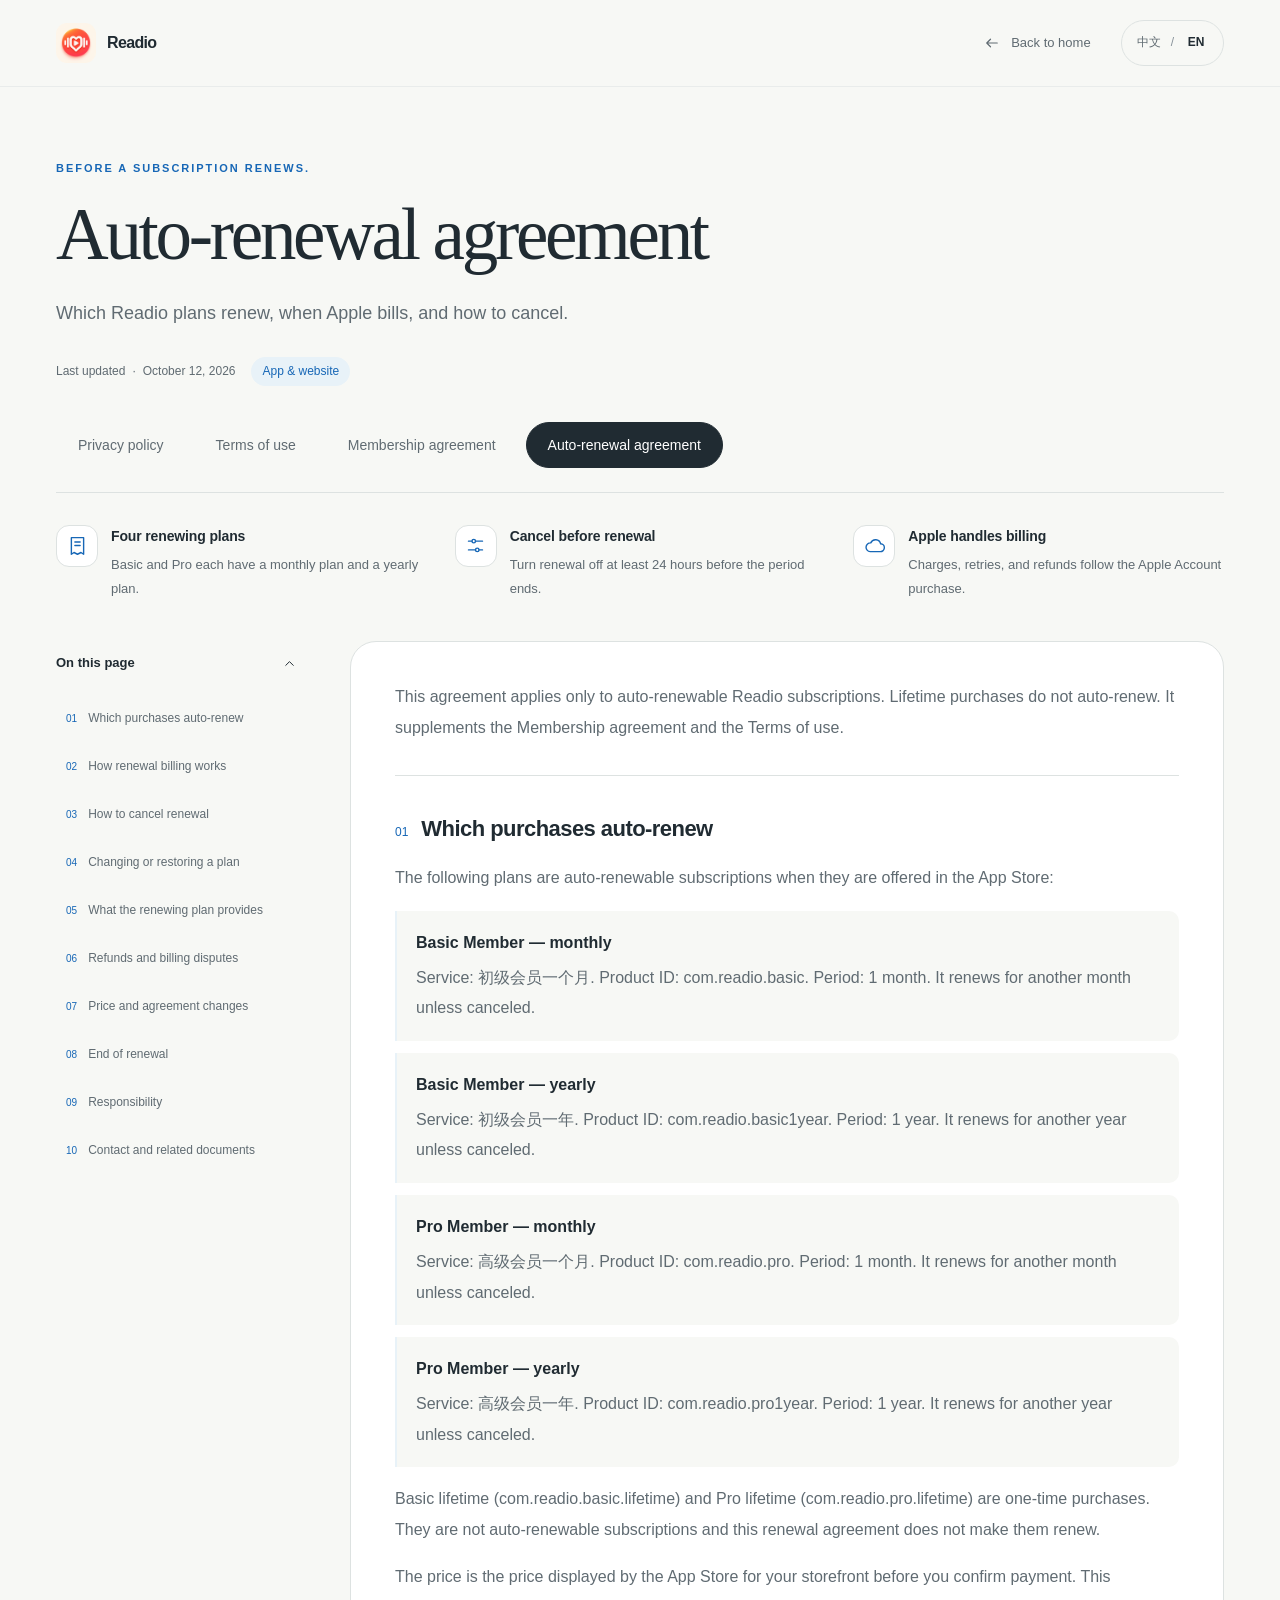
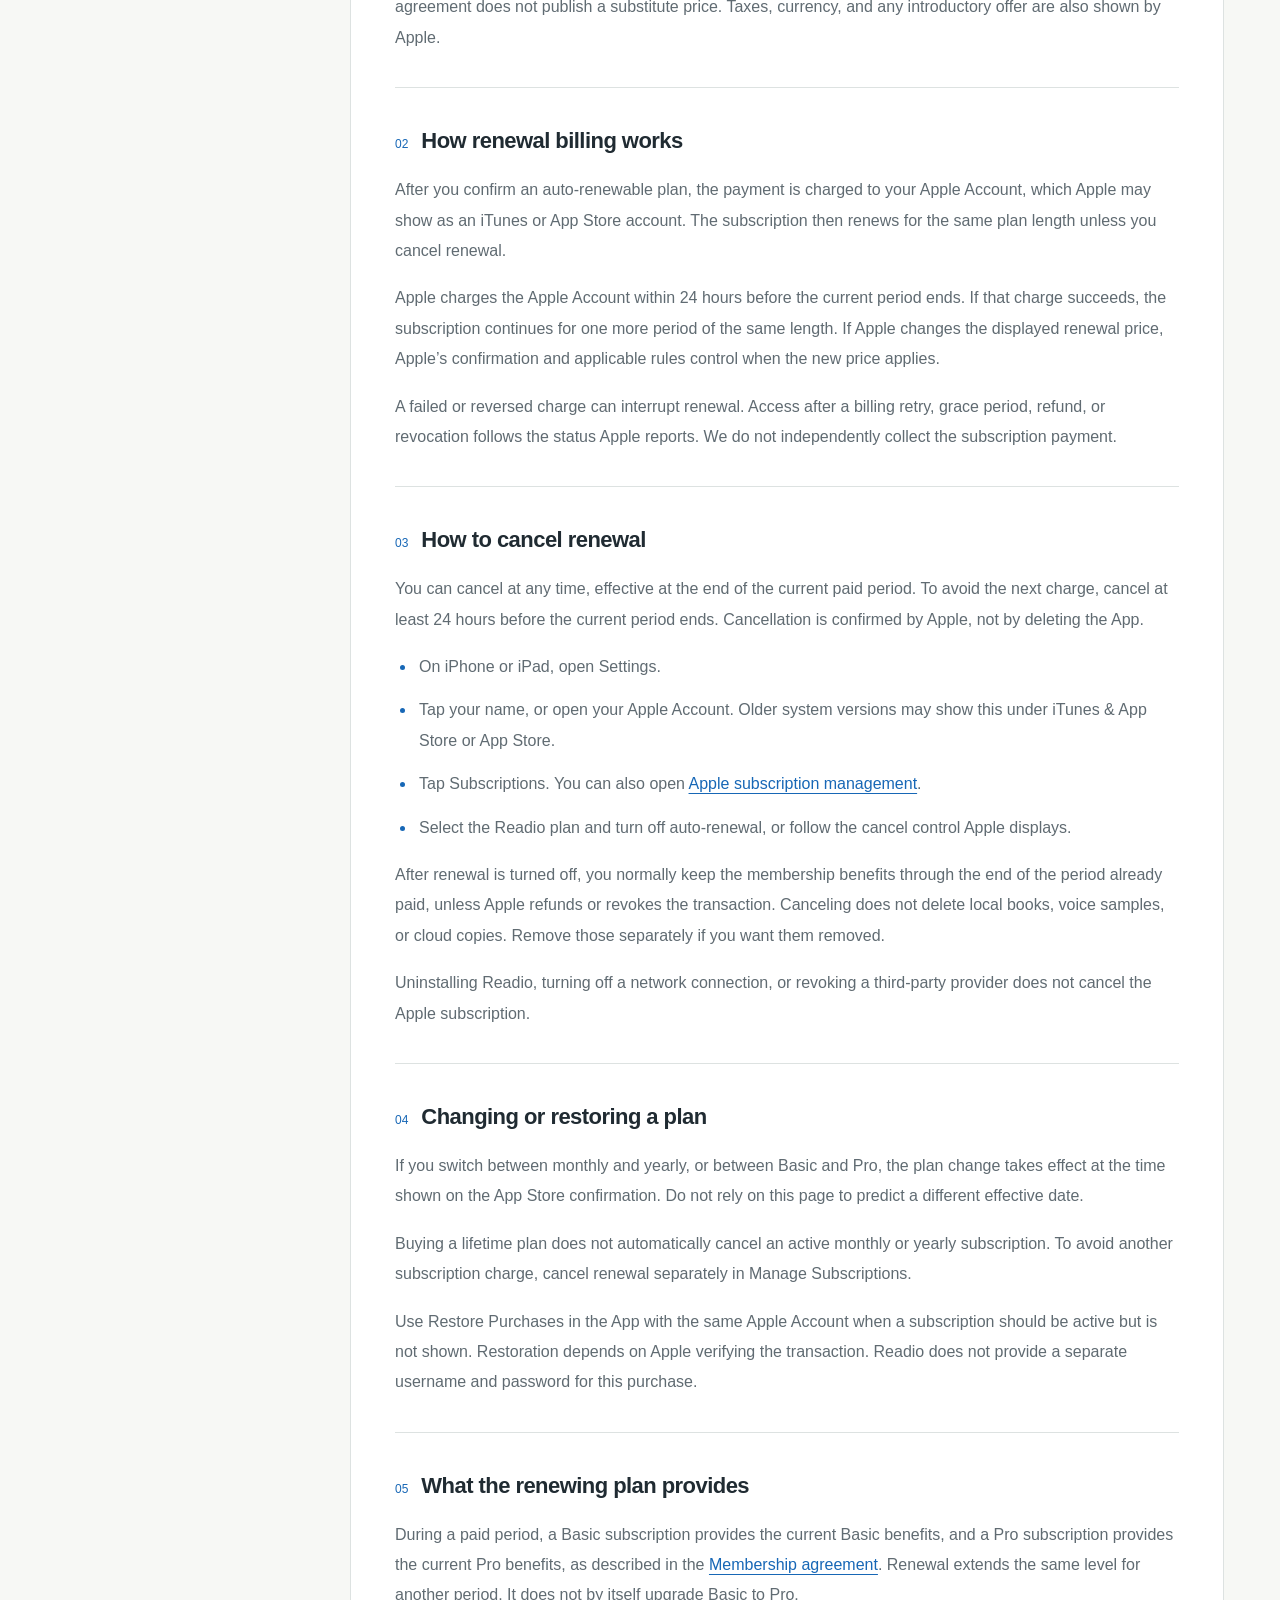
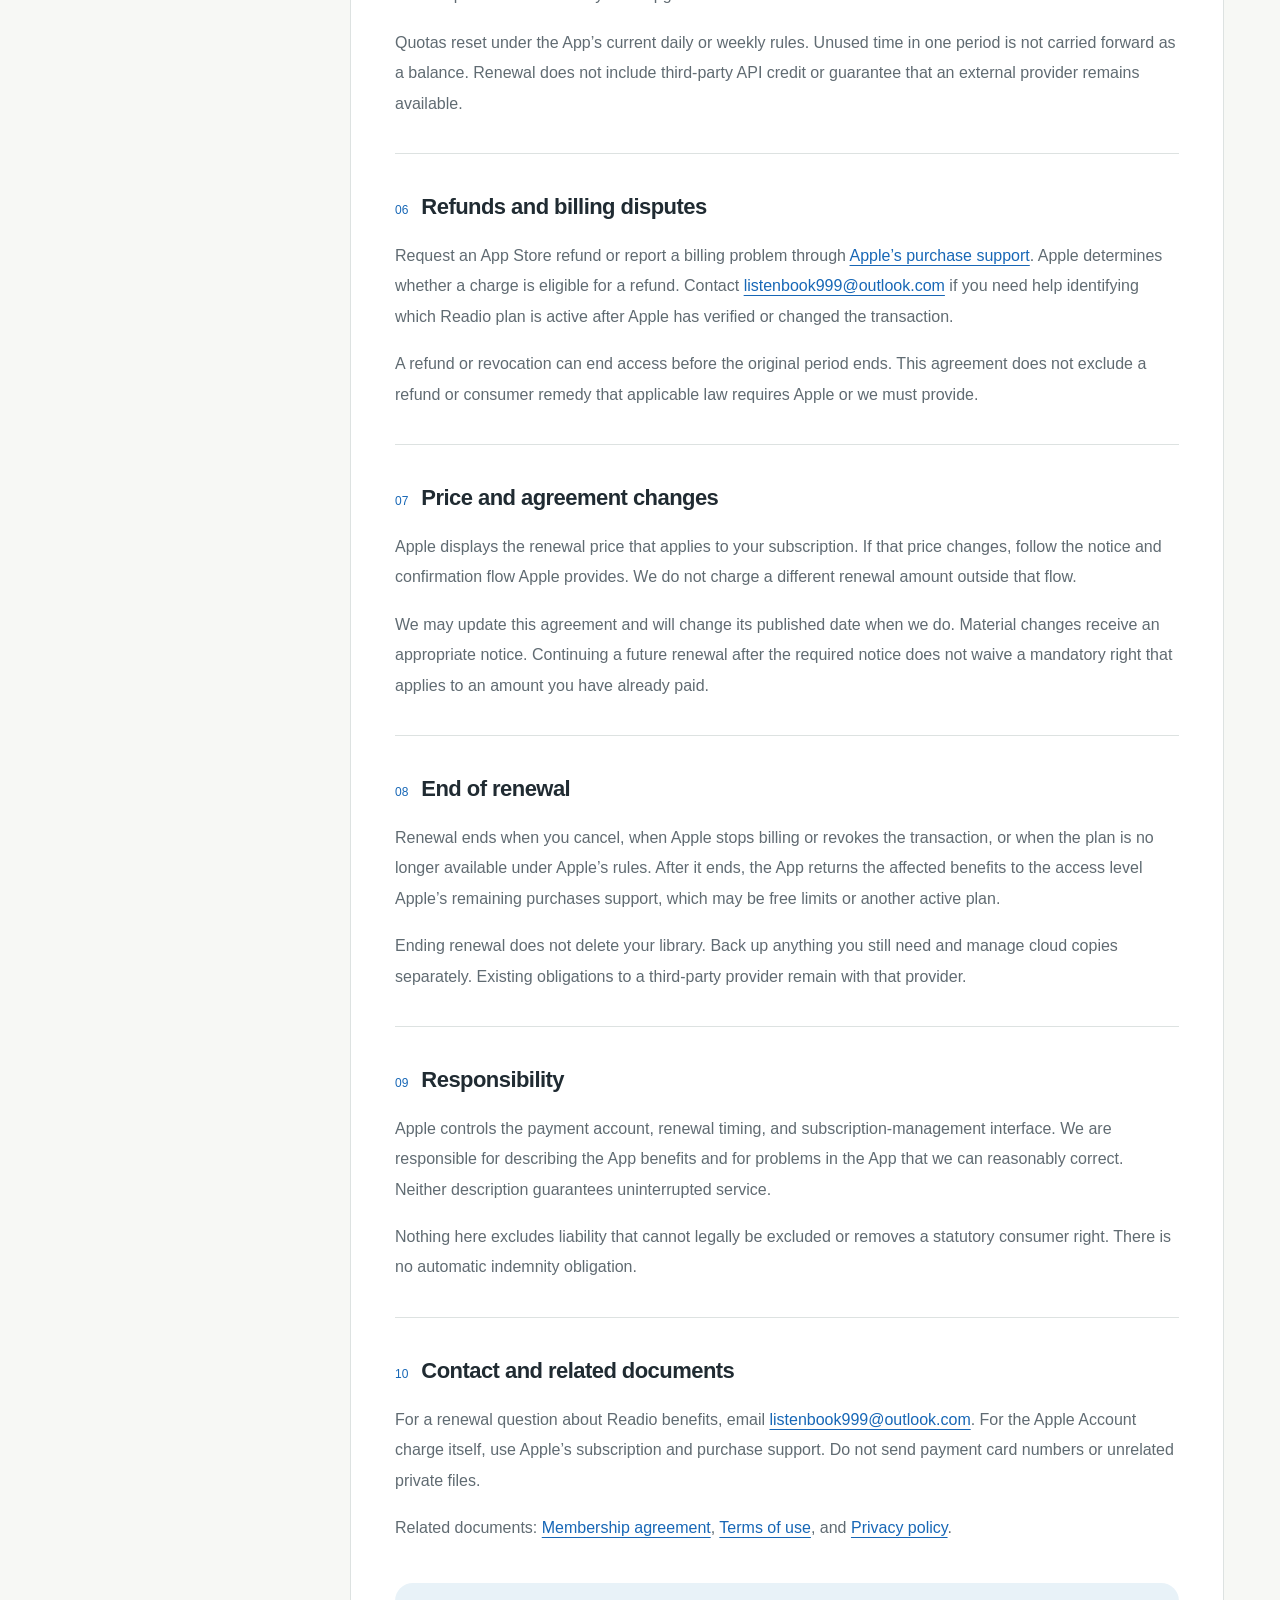
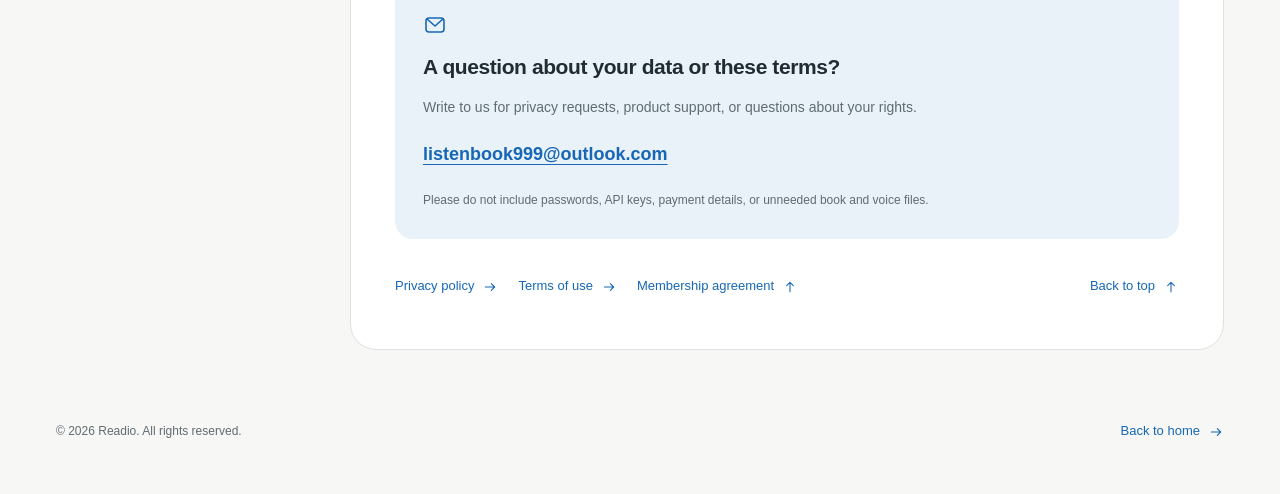
<file: auto-renewal-agreement.html>
<!doctype html>
<html lang="en">
<head>
  <meta charset="utf-8">
  <meta name="viewport" content="width=device-width, initial-scale=1">
  <meta name="theme-color" content="#f7f8f5">
  <meta name="description" content="Which Readio plans renew, when Apple bills, and how to cancel." data-description-en="Which Readio plans renew, when Apple bills, and how to cancel." data-description-zh="哪些 Readio 方案会续订、Apple 何时扣费，以及如何取消。">
  <meta property="og:type" content="website">
  <meta property="og:title" content="Auto-renewal agreement — Readio">
  <meta property="og:description" content="Which Readio plans renew, when Apple bills, and how to cancel.">
  <meta property="og:locale" content="en_US">
  <title data-label-en="Auto-renewal agreement — Readio" data-label-zh="自动续费协议 — 爱听书 Readio">Auto-renewal agreement — Readio</title>
  <link rel="icon" type="image/png" href="assets/favicon.png">
  <link rel="apple-touch-icon" href="assets/apple-touch-icon.png">
  <link rel="stylesheet" href="styles.css">
  <link rel="stylesheet" href="legal.css">
  <script src="language.js"></script>
  <script src="links.js"></script>
  <script src="site.config.js"></script>
  <script src="legal.js"></script>
</head>
<body class="legal-page" data-document="autoRenewal">
  <a data-label-en="Skip to policy content" data-label-zh="跳转到政策正文" class="skip-link" href="#legal-content">Skip to policy content</a>
  <header class="site-header" id="top">
    <div class="container header-inner legal-header-inner">
      <a class="brand" href="index.html" data-home-link><img src="assets/app-icon.png" width="40" height="40" alt=""><span data-label-en="Readio" data-label-zh="爱听书">Readio</span></a>
      <div class="legal-header-actions">
        <a class="legal-home-link" href="index.html" data-home-link><svg class="icon" viewBox="0 0 24 24" fill="none" stroke="currentColor" stroke-width="1.6" stroke-linecap="round" stroke-linejoin="round" aria-hidden="true"><path d="M19 12H5m5-5-5 5 5 5"/></svg><span data-label-en="Back to home" data-label-zh="返回首页">Back to home</span></a>
        <div class="language-switch" role="group" aria-label="Language / 语言" hidden data-language-controls>
          <button type="button" data-language="zh" lang="zh-CN" aria-pressed="false">中文</button>
          <span aria-hidden="true">/</span>
          <button type="button" data-language="en" lang="en" aria-pressed="true">EN</button>
        </div>
      </div>
    </div>
  </header>
  <main class="container legal-main">
    <div class="legal-hero">
      <p data-label-en="BEFORE A SUBSCRIPTION RENEWS." data-label-zh="订阅续订之前" class="eyebrow">BEFORE A SUBSCRIPTION RENEWS.</p>
      <h1 data-label-en="Auto-renewal agreement" data-label-zh="自动续费协议">Auto-renewal agreement</h1>
      <p data-label-en="Which Readio plans renew, when Apple bills, and how to cancel." data-label-zh="哪些 Readio 方案会续订、Apple 何时扣费，以及如何取消。" class="legal-description">Which Readio plans renew, when Apple bills, and how to cancel.</p>
      <div class="legal-meta"><span><span data-label-en="Last updated" data-label-zh="更新日期">Last updated</span> <span aria-hidden="true">·</span> <time data-label-en="October 12, 2026" data-label-zh="2026 年 10 月 12 日" datetime="2026-10-12">October 12, 2026</time></span><span data-label-en="App &amp; website" data-label-zh="适用于 App 与官网" class="legal-scope">App &amp; website</span></div>
    </div>
    <nav class="legal-tabs" aria-label="Legal documents" data-aria-en="Legal documents" data-aria-zh="法律与政策">
      <a data-config-link="privacyURL" href="privacy.html"><span data-label-en="Privacy policy" data-label-zh="隐私政策">Privacy policy</span></a>
      <a data-config-link="termsURL" href="terms.html"><span data-label-en="Terms of use" data-label-zh="使用条款">Terms of use</span></a>
      <a data-config-link="membershipURL" href="membership-agreement.html"><span data-label-en="Membership agreement" data-label-zh="会员服务协议">Membership agreement</span></a>
      <a data-config-link="autoRenewalURL" href="auto-renewal-agreement.html" aria-current="page"><span data-label-en="Auto-renewal agreement" data-label-zh="自动续费协议">Auto-renewal agreement</span></a>
    </nav>
    <ul class="legal-highlights">
      <li><span class="legal-highlight-icon"><svg class="icon" viewBox="0 0 24 24" fill="none" stroke="currentColor" stroke-width="1.6" stroke-linecap="round" stroke-linejoin="round" aria-hidden="true"><path d="M5 3h14v19l-3-2-4 2-4-2-3 2V3Z"/><path d="M9 8h6M9 12h6"/></svg></span><div><h2 data-label-en="Four renewing plans" data-label-zh="四项续订方案">Four renewing plans</h2><p data-label-en="Basic and Pro each have a monthly plan and a yearly plan." data-label-zh="初级和高级会员各自有月度方案和年度方案。">Basic and Pro each have a monthly plan and a yearly plan.</p></div></li>
      <li><span class="legal-highlight-icon"><svg class="icon" viewBox="0 0 24 24" fill="none" stroke="currentColor" stroke-width="1.6" stroke-linecap="round" stroke-linejoin="round" aria-hidden="true"><path d="M4 7h4m4 0h8M4 17h8m4 0h4"/><circle cx="10" cy="7" r="2"/><circle cx="14" cy="17" r="2"/></svg></span><div><h2 data-label-en="Cancel before renewal" data-label-zh="到期前取消">Cancel before renewal</h2><p data-label-en="Turn renewal off at least 24 hours before the period ends." data-label-zh="请至少在当前周期结束前 24 小时关闭续订。">Turn renewal off at least 24 hours before the period ends.</p></div></li>
      <li><span class="legal-highlight-icon"><svg class="icon" viewBox="0 0 24 24" fill="none" stroke="currentColor" stroke-width="1.6" stroke-linecap="round" stroke-linejoin="round" aria-hidden="true"><path d="M7 19a5 5 0 1 1 .7-10A6 6 0 0 1 19 10a4.5 4.5 0 0 1-.5 9Z"/></svg></span><div><h2 data-label-en="Apple handles billing" data-label-zh="由 Apple 扣费">Apple handles billing</h2><p data-label-en="Charges, retries, and refunds follow the Apple Account purchase." data-label-zh="扣费、重试和退款遵循该 Apple 账户中的购买。">Charges, retries, and refunds follow the Apple Account purchase.</p></div></li>
    </ul>
    <noscript><p class="legal-nojs">JavaScript is off. Both English and Chinese text are available below; document links and the contents list still work.<br><span lang="zh-CN">JavaScript 已关闭，下方同时展示中英文正文；页面链接与章节目录仍可使用。</span></p></noscript>
    <div class="legal-layout">
      <aside class="legal-sidebar">
        <details class="legal-toc" open>
          <summary><span data-label-en="On this page" data-label-zh="本页目录">On this page</span><svg class="icon" viewBox="0 0 24 24" fill="none" stroke="currentColor" stroke-width="1.6" stroke-linecap="round" stroke-linejoin="round" aria-hidden="true"><path d="m6 9 6 6 6-6"/></svg></summary>
          <nav aria-label="Document sections" data-aria-en="Document sections" data-aria-zh="文档章节">
            <ol><li><a href="#scope"><span class="toc-number" aria-hidden="true">01</span><span data-label-en="Which purchases auto-renew" data-label-zh="哪些购买会自动续费">Which purchases auto-renew</span></a></li><li><a href="#billing"><span class="toc-number" aria-hidden="true">02</span><span data-label-en="How renewal billing works" data-label-zh="续费如何扣款">How renewal billing works</span></a></li><li><a href="#cancel"><span class="toc-number" aria-hidden="true">03</span><span data-label-en="How to cancel renewal" data-label-zh="如何取消续订">How to cancel renewal</span></a></li><li><a href="#changes"><span class="toc-number" aria-hidden="true">04</span><span data-label-en="Changing or restoring a plan" data-label-zh="更换或恢复方案">Changing or restoring a plan</span></a></li><li><a href="#benefits"><span class="toc-number" aria-hidden="true">05</span><span data-label-en="What the renewing plan provides" data-label-zh="续订方案提供什么">What the renewing plan provides</span></a></li><li><a href="#refunds"><span class="toc-number" aria-hidden="true">06</span><span data-label-en="Refunds and billing disputes" data-label-zh="退款与扣费争议">Refunds and billing disputes</span></a></li><li><a href="#price-changes"><span class="toc-number" aria-hidden="true">07</span><span data-label-en="Price and agreement changes" data-label-zh="价格与协议变更">Price and agreement changes</span></a></li><li><a href="#ending"><span class="toc-number" aria-hidden="true">08</span><span data-label-en="End of renewal" data-label-zh="续订结束">End of renewal</span></a></li><li><a href="#responsibility"><span class="toc-number" aria-hidden="true">09</span><span data-label-en="Responsibility" data-label-zh="责任">Responsibility</span></a></li><li><a href="#contact"><span class="toc-number" aria-hidden="true">10</span><span data-label-en="Contact and related documents" data-label-zh="联系与相关文档">Contact and related documents</span></a></li></ol>
          </nav>
        </details>
      </aside>
      <article class="legal-article" id="legal-content" tabindex="-1">
        <p class="legal-intro"><span data-legal-lang="en" lang="en">This agreement applies only to auto-renewable Readio subscriptions. Lifetime purchases do not auto-renew. It supplements the <a data-config-link="membershipURL" href="membership-agreement.html?lang=en">Membership agreement</a> and the <a data-config-link="termsURL" href="terms.html?lang=en">Terms of use</a>.</span><span data-legal-lang="zh" lang="zh-CN">本协议只适用于会自动续期的 Readio 订阅。永久购买不会自动续费。它是对 <a data-config-link="membershipURL" href="membership-agreement.html?lang=zh">会员服务协议</a> 和 <a data-config-link="termsURL" href="terms.html?lang=zh">使用条款</a> 的补充。</span></p>
        <section class="legal-section" id="scope" tabindex="-1">
          <div class="legal-section-heading"><span class="legal-section-number" aria-hidden="true">01</span><h2><span data-legal-lang="en" lang="en">Which purchases auto-renew</span><span data-legal-lang="zh" lang="zh-CN">哪些购买会自动续费</span></h2></div>
          <div class="legal-copy" data-legal-lang="en" lang="en"><p>The following plans are auto-renewable subscriptions when they are offered in the App Store:</p>
<dl class="legal-points"><div><dt>Basic Member — monthly</dt><dd>Service: 初级会员一个月. Product ID: com.readio.basic. Period: 1 month. It renews for another month unless canceled.</dd></div><div><dt>Basic Member — yearly</dt><dd>Service: 初级会员一年. Product ID: com.readio.basic1year. Period: 1 year. It renews for another year unless canceled.</dd></div><div><dt>Pro Member — monthly</dt><dd>Service: 高级会员一个月. Product ID: com.readio.pro. Period: 1 month. It renews for another month unless canceled.</dd></div><div><dt>Pro Member — yearly</dt><dd>Service: 高级会员一年. Product ID: com.readio.pro1year. Period: 1 year. It renews for another year unless canceled.</dd></div></dl>
<p>Basic lifetime (com.readio.basic.lifetime) and Pro lifetime (com.readio.pro.lifetime) are one-time purchases. They are not auto-renewable subscriptions and this renewal agreement does not make them renew.</p>
<p>The price is the price displayed by the App Store for your storefront before you confirm payment. This agreement does not publish a substitute price. Taxes, currency, and any introductory offer are also shown by Apple.</p></div>
          <div class="legal-copy" data-legal-lang="zh" lang="zh-CN"><p>以下方案在 App Store 提供时属于自动续期订阅：</p>
<dl class="legal-points"><div><dt>初级会员 · 月度</dt><dd>订阅服务：初级会员一个月。产品 ID：com.readio.basic。周期：1 个月。除非取消，否则按另一个月续订。</dd></div><div><dt>初级会员 · 年度</dt><dd>订阅服务：初级会员一年。产品 ID：com.readio.basic1year。周期：1 年。除非取消，否则按另一年续订。</dd></div><div><dt>高级会员 · 月度</dt><dd>订阅服务：高级会员一个月。产品 ID：com.readio.pro。周期：1 个月。除非取消，否则按另一个月续订。</dd></div><div><dt>高级会员 · 年度</dt><dd>订阅服务：高级会员一年。产品 ID：com.readio.pro1year。周期：1 年。除非取消，否则按另一年续订。</dd></div></dl>
<p>初级永久（com.readio.basic.lifetime）和高级永久（com.readio.pro.lifetime）是一次性购买。它们不是自动续期订阅，本续费协议不会使它们续订。</p>
<p>价格是你确认付款前 App Store 在当前店面展示的价格。本协议不另行公布替代价格。税费、币种和任何优惠也由 Apple 展示。</p></div>
        </section>
        <section class="legal-section" id="billing" tabindex="-1">
          <div class="legal-section-heading"><span class="legal-section-number" aria-hidden="true">02</span><h2><span data-legal-lang="en" lang="en">How renewal billing works</span><span data-legal-lang="zh" lang="zh-CN">续费如何扣款</span></h2></div>
          <div class="legal-copy" data-legal-lang="en" lang="en"><p>After you confirm an auto-renewable plan, the payment is charged to your Apple Account, which Apple may show as an iTunes or App Store account. The subscription then renews for the same plan length unless you cancel renewal.</p>
<p>Apple charges the Apple Account within 24 hours before the current period ends. If that charge succeeds, the subscription continues for one more period of the same length. If Apple changes the displayed renewal price, Apple’s confirmation and applicable rules control when the new price applies.</p>
<p>A failed or reversed charge can interrupt renewal. Access after a billing retry, grace period, refund, or revocation follows the status Apple reports. We do not independently collect the subscription payment.</p></div>
          <div class="legal-copy" data-legal-lang="zh" lang="zh-CN"><p>你确认自动续期方案后，费用记入 Apple 账户；Apple 也可能将其显示为 iTunes 或 App Store 账户。除非你取消续订，订阅会按相同方案时长续订。</p>
<p>Apple 会在当前周期结束前 24 小时内向 Apple 账户扣费。扣费成功后，订阅顺延一个相同长度的周期。若 Apple 变更所展示的续订价格，新价格何时生效以 Apple 的确认和适用规则为准。</p>
<p>扣费失败或被撤销可能中断续订。账单重试、宽限期、退款或撤销之后的访问权限，以 Apple 报告的状态为准。我们不另行收取订阅款项。</p></div>
        </section>
        <section class="legal-section" id="cancel" tabindex="-1">
          <div class="legal-section-heading"><span class="legal-section-number" aria-hidden="true">03</span><h2><span data-legal-lang="en" lang="en">How to cancel renewal</span><span data-legal-lang="zh" lang="zh-CN">如何取消续订</span></h2></div>
          <div class="legal-copy" data-legal-lang="en" lang="en"><p>You can cancel at any time, effective at the end of the current paid period. To avoid the next charge, cancel at least 24 hours before the current period ends. Cancellation is confirmed by Apple, not by deleting the App.</p>
<ul><li>On iPhone or iPad, open Settings.</li><li>Tap your name, or open your Apple Account. Older system versions may show this under iTunes &amp; App Store or App Store.</li><li>Tap Subscriptions. You can also open <a href="https://apps.apple.com/account/subscriptions" target="_blank" rel="noopener noreferrer">Apple subscription management</a>.</li><li>Select the Readio plan and turn off auto-renewal, or follow the cancel control Apple displays.</li></ul>
<p>After renewal is turned off, you normally keep the membership benefits through the end of the period already paid, unless Apple refunds or revokes the transaction. Canceling does not delete local books, voice samples, or cloud copies. Remove those separately if you want them removed.</p>
<p>Uninstalling Readio, turning off a network connection, or revoking a third-party provider does not cancel the Apple subscription.</p></div>
          <div class="legal-copy" data-legal-lang="zh" lang="zh-CN"><p>你可以随时取消，取消后在当前已付周期结束时生效。为避免下一次扣费，请至少在当前周期结束前 24 小时取消。取消是否成功由 Apple 确认，删除 App 不会完成取消。</p>
<ul><li>在 iPhone 或 iPad 上打开“设置”。</li><li>点按你的姓名，或打开 Apple 账户。较旧的系统版本可能在“iTunes 与 App Store”或 App Store 中显示。</li><li>点按“订阅”。也可以打开 <a href="https://apps.apple.com/account/subscriptions" target="_blank" rel="noopener noreferrer">Apple 订阅管理</a>。</li><li>选择 Readio 的方案并关闭自动续订，或按 Apple 展示的取消操作完成。</li></ul>
<p>关闭续订后，通常可继续使用会员权益至已付周期结束，除非 Apple 退款或撤销该交易。取消不会删除本地书籍、声音样本或云端副本。如果希望删除，需要另行处理。</p>
<p>卸载爱听书、关闭网络或撤销第三方服务商授权，都不会取消 Apple 订阅。</p></div>
        </section>
        <section class="legal-section" id="changes" tabindex="-1">
          <div class="legal-section-heading"><span class="legal-section-number" aria-hidden="true">04</span><h2><span data-legal-lang="en" lang="en">Changing or restoring a plan</span><span data-legal-lang="zh" lang="zh-CN">更换或恢复方案</span></h2></div>
          <div class="legal-copy" data-legal-lang="en" lang="en"><p>If you switch between monthly and yearly, or between Basic and Pro, the plan change takes effect at the time shown on the App Store confirmation. Do not rely on this page to predict a different effective date.</p>
<p>Buying a lifetime plan does not automatically cancel an active monthly or yearly subscription. To avoid another subscription charge, cancel renewal separately in Manage Subscriptions.</p>
<p>Use Restore Purchases in the App with the same Apple Account when a subscription should be active but is not shown. Restoration depends on Apple verifying the transaction. Readio does not provide a separate username and password for this purchase.</p></div>
          <div class="legal-copy" data-legal-lang="zh" lang="zh-CN"><p>在月度与年度之间更换，或在初级与高级之间更换时，方案变更于 App Store 确认页显示的时间生效。请勿以本页推测不同的生效日期。</p>
<p>购买永久方案不会自动取消仍在生效的月度或年度订阅。为避免订阅再次扣费，请另外在“管理订阅”中取消续订。</p>
<p>订阅应当有效但 App 未显示时，请使用同一 Apple 账户在 App 内执行“恢复购买”。能否恢复取决于 Apple 是否验证该交易。Readio 不为这项购买提供单独的用户名和密码。</p></div>
        </section>
        <section class="legal-section" id="benefits" tabindex="-1">
          <div class="legal-section-heading"><span class="legal-section-number" aria-hidden="true">05</span><h2><span data-legal-lang="en" lang="en">What the renewing plan provides</span><span data-legal-lang="zh" lang="zh-CN">续订方案提供什么</span></h2></div>
          <div class="legal-copy" data-legal-lang="en" lang="en"><p>During a paid period, a Basic subscription provides the current Basic benefits, and a Pro subscription provides the current Pro benefits, as described in the <a data-config-link="membershipURL" href="membership-agreement.html?lang=en">Membership agreement</a>. Renewal extends the same level for another period. It does not by itself upgrade Basic to Pro.</p>
<p>Quotas reset under the App’s current daily or weekly rules. Unused time in one period is not carried forward as a balance. Renewal does not include third-party API credit or guarantee that an external provider remains available.</p></div>
          <div class="legal-copy" data-legal-lang="zh" lang="zh-CN"><p>在已付周期内，初级订阅提供当前的初级权益，高级订阅提供当前的高级权益，具体见 <a data-config-link="membershipURL" href="membership-agreement.html?lang=zh">会员服务协议</a>。续订会把同一等级再延长一个周期，本身不会把初级升级为高级。</p>
<p>额度按 App 当前的每日或每周规则重置。某一周期未用完的时长不会结转为余额。续订不包含第三方 API 余额，也不保证外部服务商持续可用。</p></div>
        </section>
        <section class="legal-section" id="refunds" tabindex="-1">
          <div class="legal-section-heading"><span class="legal-section-number" aria-hidden="true">06</span><h2><span data-legal-lang="en" lang="en">Refunds and billing disputes</span><span data-legal-lang="zh" lang="zh-CN">退款与扣费争议</span></h2></div>
          <div class="legal-copy" data-legal-lang="en" lang="en"><p>Request an App Store refund or report a billing problem through <a href="https://reportaproblem.apple.com/" target="_blank" rel="noopener noreferrer">Apple’s purchase support</a>. Apple determines whether a charge is eligible for a refund. Contact <a data-config-link="supportEmail" href="mailto:listenbook999@outlook.com" data-show-email>listenbook999@outlook.com</a> if you need help identifying which Readio plan is active after Apple has verified or changed the transaction.</p>
<p>A refund or revocation can end access before the original period ends. This agreement does not exclude a refund or consumer remedy that applicable law requires Apple or we must provide.</p></div>
          <div class="legal-copy" data-legal-lang="zh" lang="zh-CN"><p>App Store 退款或扣费问题请通过 <a href="https://reportaproblem.apple.com/" target="_blank" rel="noopener noreferrer">Apple 购买项目支持</a> 提交。某笔费用是否可以退款，由 Apple 决定。Apple 已验证或变更交易后，如需协助确认当前生效的 Readio 方案，请联系 <a data-config-link="supportEmail" href="mailto:listenbook999@outlook.com" data-show-email>listenbook999@outlook.com</a>。</p>
<p>退款或撤销可能使权益在原周期结束前终止。本协议不排除适用法律要求 Apple 或我们必须提供的退款或其他消费者救济。</p></div>
        </section>
        <section class="legal-section" id="price-changes" tabindex="-1">
          <div class="legal-section-heading"><span class="legal-section-number" aria-hidden="true">07</span><h2><span data-legal-lang="en" lang="en">Price and agreement changes</span><span data-legal-lang="zh" lang="zh-CN">价格与协议变更</span></h2></div>
          <div class="legal-copy" data-legal-lang="en" lang="en"><p>Apple displays the renewal price that applies to your subscription. If that price changes, follow the notice and confirmation flow Apple provides. We do not charge a different renewal amount outside that flow.</p>
<p>We may update this agreement and will change its published date when we do. Material changes receive an appropriate notice. Continuing a future renewal after the required notice does not waive a mandatory right that applies to an amount you have already paid.</p></div>
          <div class="legal-copy" data-legal-lang="zh" lang="zh-CN"><p>Apple 会展示适用于你的订阅的续订价格。价格变化时，按 Apple 提供的通知和确认流程处理。我们不会在该流程之外另收不同的续订金额。</p>
<p>我们可能更新本协议，并在更新后修改发布日期。重大变化会给予适当提示。在必要提示之后继续未来的续订，不代表放弃对已支付金额所适用的强制性权利。</p></div>
        </section>
        <section class="legal-section" id="ending" tabindex="-1">
          <div class="legal-section-heading"><span class="legal-section-number" aria-hidden="true">08</span><h2><span data-legal-lang="en" lang="en">End of renewal</span><span data-legal-lang="zh" lang="zh-CN">续订结束</span></h2></div>
          <div class="legal-copy" data-legal-lang="en" lang="en"><p>Renewal ends when you cancel, when Apple stops billing or revokes the transaction, or when the plan is no longer available under Apple’s rules. After it ends, the App returns the affected benefits to the access level Apple’s remaining purchases support, which may be free limits or another active plan.</p>
<p>Ending renewal does not delete your library. Back up anything you still need and manage cloud copies separately. Existing obligations to a third-party provider remain with that provider.</p></div>
          <div class="legal-copy" data-legal-lang="zh" lang="zh-CN"><p>当你取消、Apple 停止扣费或撤销交易，或该方案按 Apple 的规则不再提供时，续订结束。结束后，受影响的权益回到 Apple 其余购买仍支持的访问等级，可能是免费限制，也可能是另一项仍有效的方案。</p>
<p>结束续订不会删除书库。请另行备份仍需要的内容，并单独管理云端副本。对第三方服务商已产生的义务仍由该服务商关系处理。</p></div>
        </section>
        <section class="legal-section" id="responsibility" tabindex="-1">
          <div class="legal-section-heading"><span class="legal-section-number" aria-hidden="true">09</span><h2><span data-legal-lang="en" lang="en">Responsibility</span><span data-legal-lang="zh" lang="zh-CN">责任</span></h2></div>
          <div class="legal-copy" data-legal-lang="en" lang="en"><p>Apple controls the payment account, renewal timing, and subscription-management interface. We are responsible for describing the App benefits and for problems in the App that we can reasonably correct. Neither description guarantees uninterrupted service.</p>
<p>Nothing here excludes liability that cannot legally be excluded or removes a statutory consumer right. There is no automatic indemnity obligation.</p></div>
          <div class="legal-copy" data-legal-lang="zh" lang="zh-CN"><p>Apple 控制付款账户、续订时间和订阅管理界面。我们负责说明 App 权益，并处理我们能够合理纠正的 App 内问题。这些说明都不保证服务永不中断。</p>
<p>本协议不排除依法不得排除的责任，也不剥夺法定消费者权利。不设置自动赔偿义务。</p></div>
        </section>
        <section class="legal-section" id="contact" tabindex="-1">
          <div class="legal-section-heading"><span class="legal-section-number" aria-hidden="true">10</span><h2><span data-legal-lang="en" lang="en">Contact and related documents</span><span data-legal-lang="zh" lang="zh-CN">联系与相关文档</span></h2></div>
          <div class="legal-copy" data-legal-lang="en" lang="en"><p>For a renewal question about Readio benefits, email <a data-config-link="supportEmail" href="mailto:listenbook999@outlook.com" data-show-email>listenbook999@outlook.com</a>. For the Apple Account charge itself, use Apple’s subscription and purchase support. Do not send payment card numbers or unrelated private files.</p>
<p>Related documents: <a data-config-link="membershipURL" href="membership-agreement.html?lang=en">Membership agreement</a>, <a data-config-link="termsURL" href="terms.html?lang=en">Terms of use</a>, and <a data-config-link="privacyURL" href="privacy.html?lang=en">Privacy policy</a>.</p></div>
          <div class="legal-copy" data-legal-lang="zh" lang="zh-CN"><p>关于 Readio 权益的续订问题，请发送邮件至 <a data-config-link="supportEmail" href="mailto:listenbook999@outlook.com" data-show-email>listenbook999@outlook.com</a>。Apple 账户扣费本身请使用 Apple 的订阅和购买支持。请勿发送支付卡号或无关私人文件。</p>
<p>相关文档：<a data-config-link="membershipURL" href="membership-agreement.html?lang=zh">会员服务协议</a>、<a data-config-link="termsURL" href="terms.html?lang=zh">使用条款</a>、<a data-config-link="privacyURL" href="privacy.html?lang=zh">隐私政策</a>。</p></div>
        </section>
        <div class="legal-contact">
          <span class="legal-contact-icon"><svg class="icon" viewBox="0 0 24 24" fill="none" stroke="currentColor" stroke-width="1.6" stroke-linecap="round" stroke-linejoin="round" aria-hidden="true"><rect x="3" y="5" width="18" height="14" rx="3"/><path d="m4 6 8 7 8-7"/></svg></span>
          <h2 data-label-en="A question about your data or these terms?" data-label-zh="关于隐私或条款，还有疑问？">A question about your data or these terms?</h2>
          <p data-label-en="Write to us for privacy requests, product support, or questions about your rights." data-label-zh="隐私请求、产品支持或权利相关问题，都可以通过邮件与我们联系。">Write to us for privacy requests, product support, or questions about your rights.</p>
          <a data-config-link="supportEmail" href="mailto:listenbook999@outlook.com" class="legal-email" data-show-email>listenbook999@outlook.com</a>
          <p data-label-en="Please do not include passwords, API keys, payment details, or unneeded book and voice files." data-label-zh="请勿发送密码、API 密钥、支付资料，或与问题无关的书籍和录音文件。" class="legal-email-note">Please do not include passwords, API keys, payment details, or unneeded book and voice files.</p>
        </div>
        <div class="legal-related"><div class="legal-related-docs"><a data-config-link="privacyURL" href="privacy.html"><span data-label-en="Privacy policy" data-label-zh="隐私政策">Privacy policy</span><svg class="icon" viewBox="0 0 24 24" fill="none" stroke="currentColor" stroke-width="1.6" stroke-linecap="round" stroke-linejoin="round" aria-hidden="true"><path d="M5 12h14m-5-5 5 5-5 5"/></svg></a><a data-config-link="termsURL" href="terms.html"><span data-label-en="Terms of use" data-label-zh="使用条款">Terms of use</span><svg class="icon" viewBox="0 0 24 24" fill="none" stroke="currentColor" stroke-width="1.6" stroke-linecap="round" stroke-linejoin="round" aria-hidden="true"><path d="M5 12h14m-5-5 5 5-5 5"/></svg></a><a data-config-link="membershipURL" href="membership-agreement.html"><span data-label-en="Membership agreement" data-label-zh="会员服务协议">Membership agreement</span><svg class="icon" viewBox="0 0 24 24" fill="none" stroke="currentColor" stroke-width="1.6" stroke-linecap="round" stroke-linejoin="round" aria-hidden="true"><path d="M5 12h14m-5-5 5 5-5 5"/></svg></a></div><a href="#top"><span data-label-en="Back to top" data-label-zh="回到顶部">Back to top</span><svg class="icon" viewBox="0 0 24 24" fill="none" stroke="currentColor" stroke-width="1.6" stroke-linecap="round" stroke-linejoin="round" aria-hidden="true"><path d="M5 12h14m-5-5 5 5-5 5"/></svg></a></div>
      </article>
    </div>
  </main>
  <footer class="container legal-footer">
    <span>© <span data-copyright-year>2026</span> <span data-label-en="Readio. All rights reserved." data-label-zh="爱听书 Readio. 保留所有权利。">Readio. All rights reserved.</span></span>
    <a href="index.html" data-home-link><span data-label-en="Back to home" data-label-zh="返回首页">Back to home</span><svg class="icon" viewBox="0 0 24 24" fill="none" stroke="currentColor" stroke-width="1.6" stroke-linecap="round" stroke-linejoin="round" aria-hidden="true"><path d="M5 12h14m-5-5 5 5-5 5"/></svg></a>
  </footer>
</body>
</html>
</file>
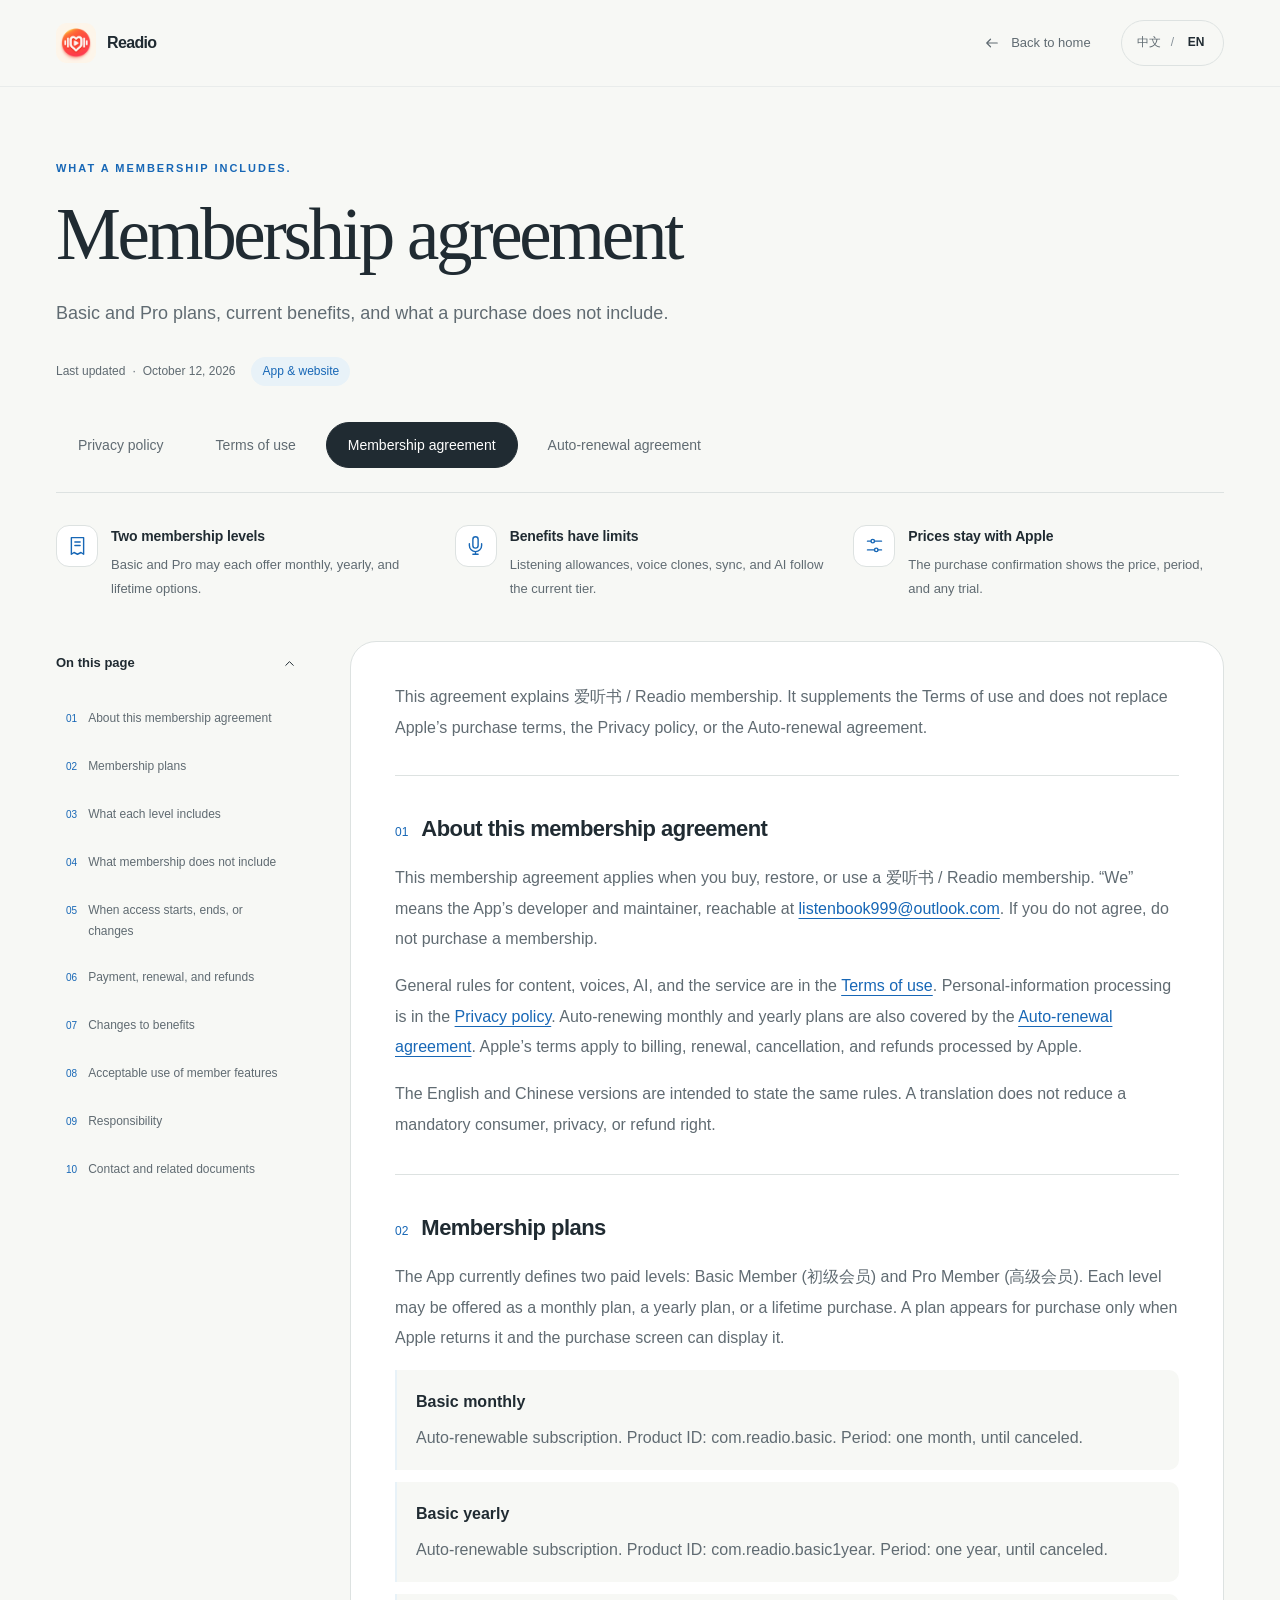
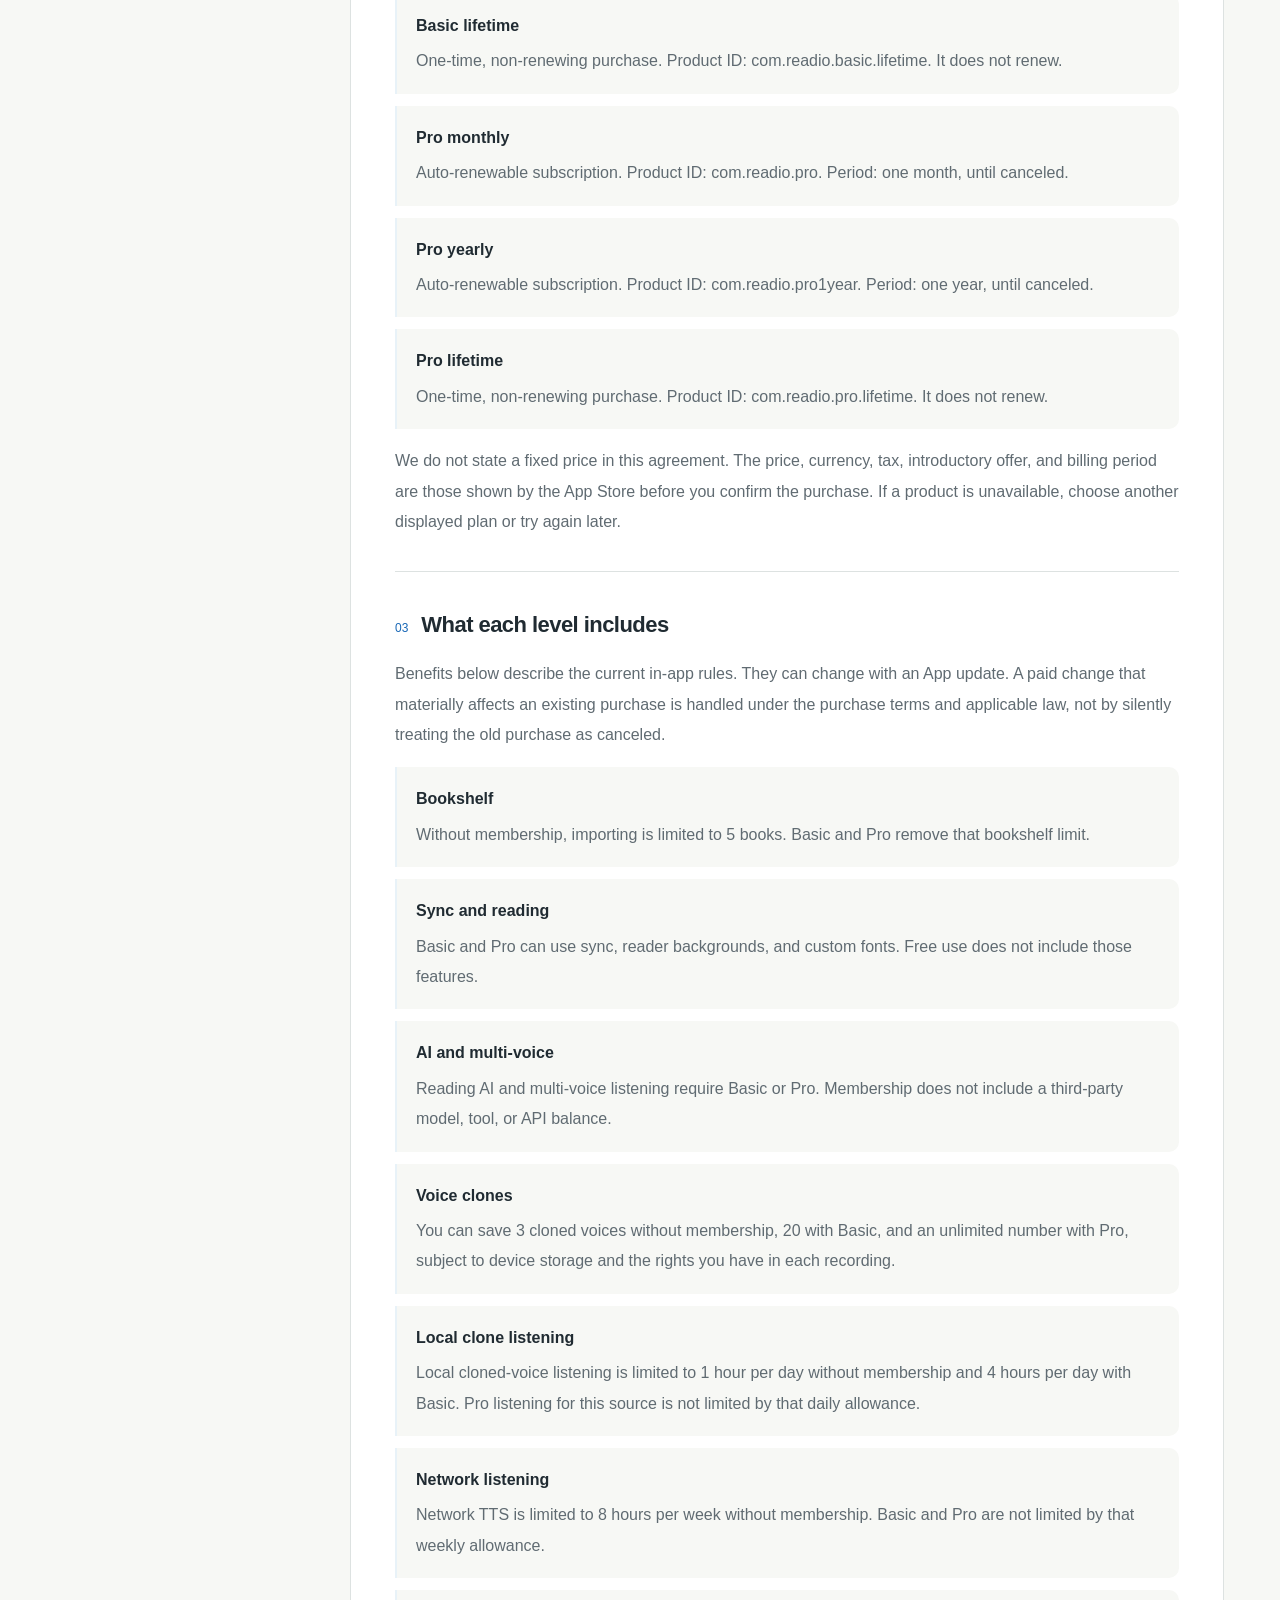
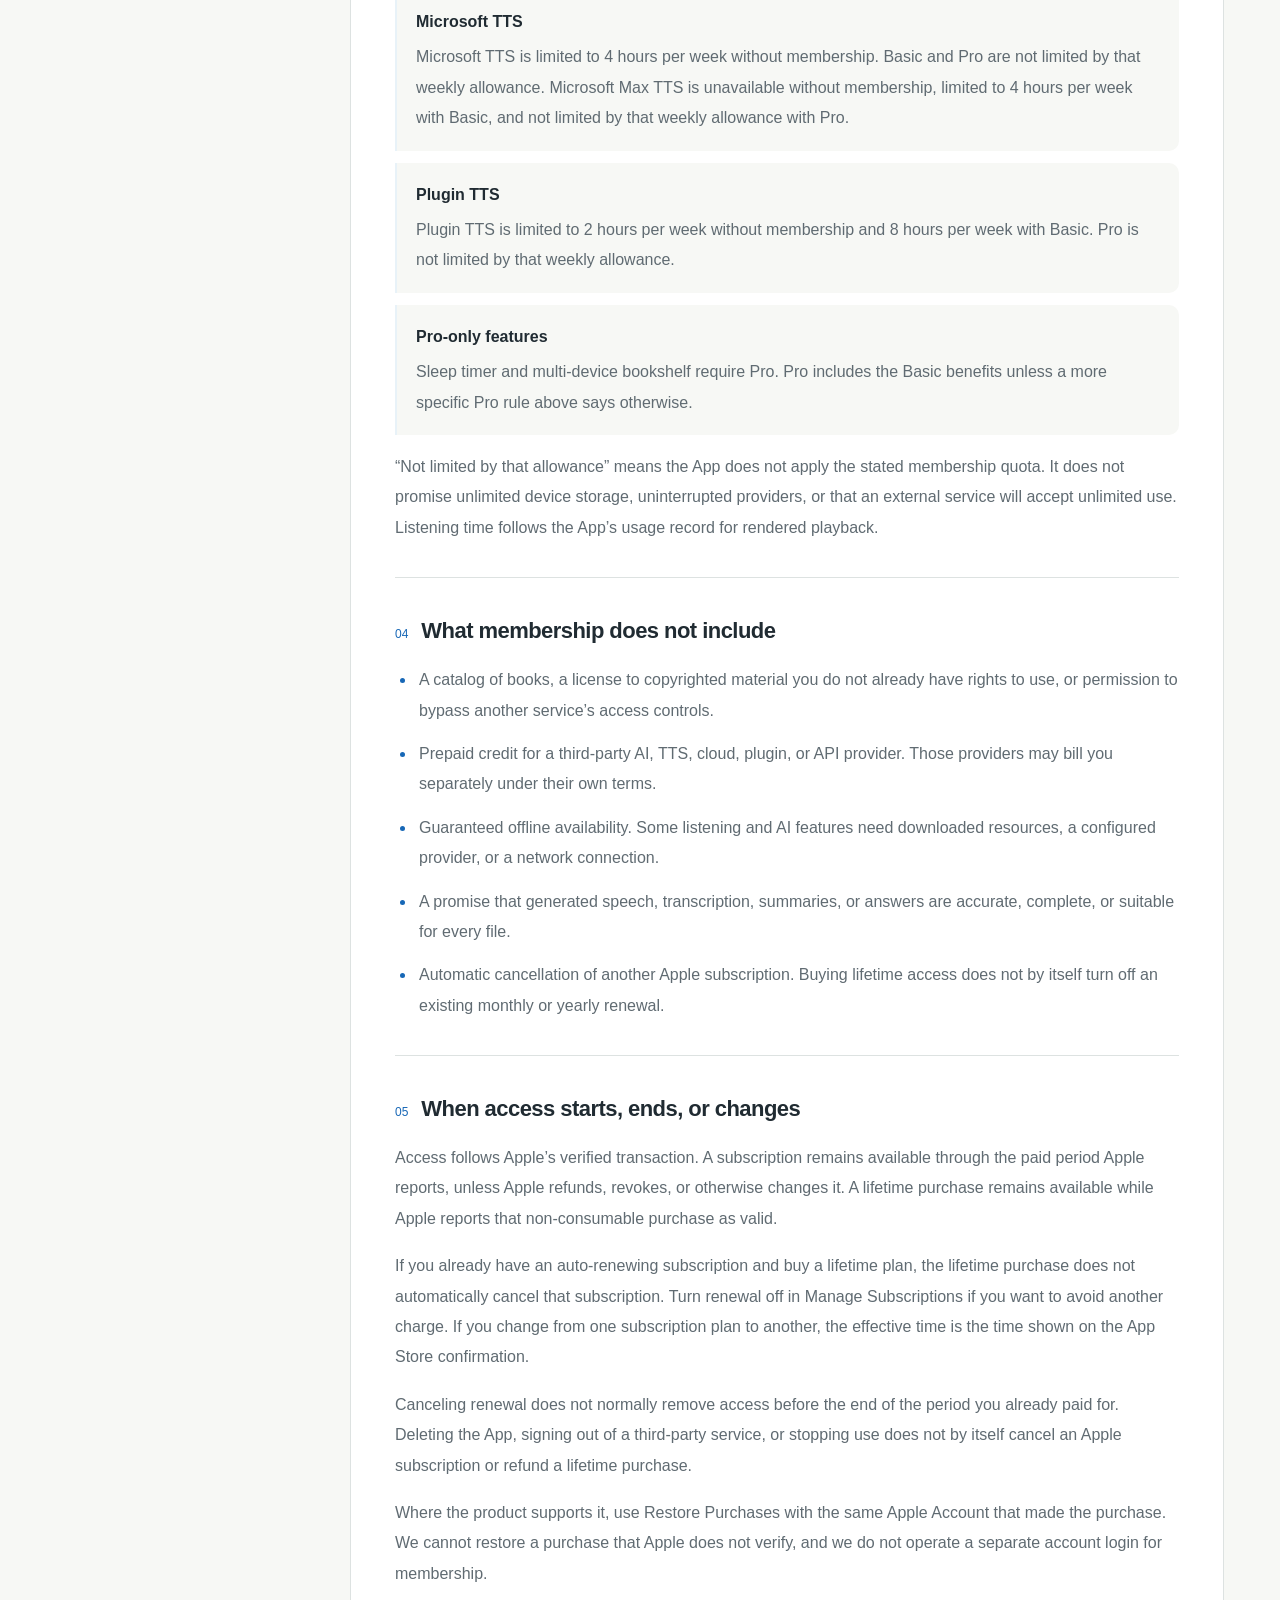
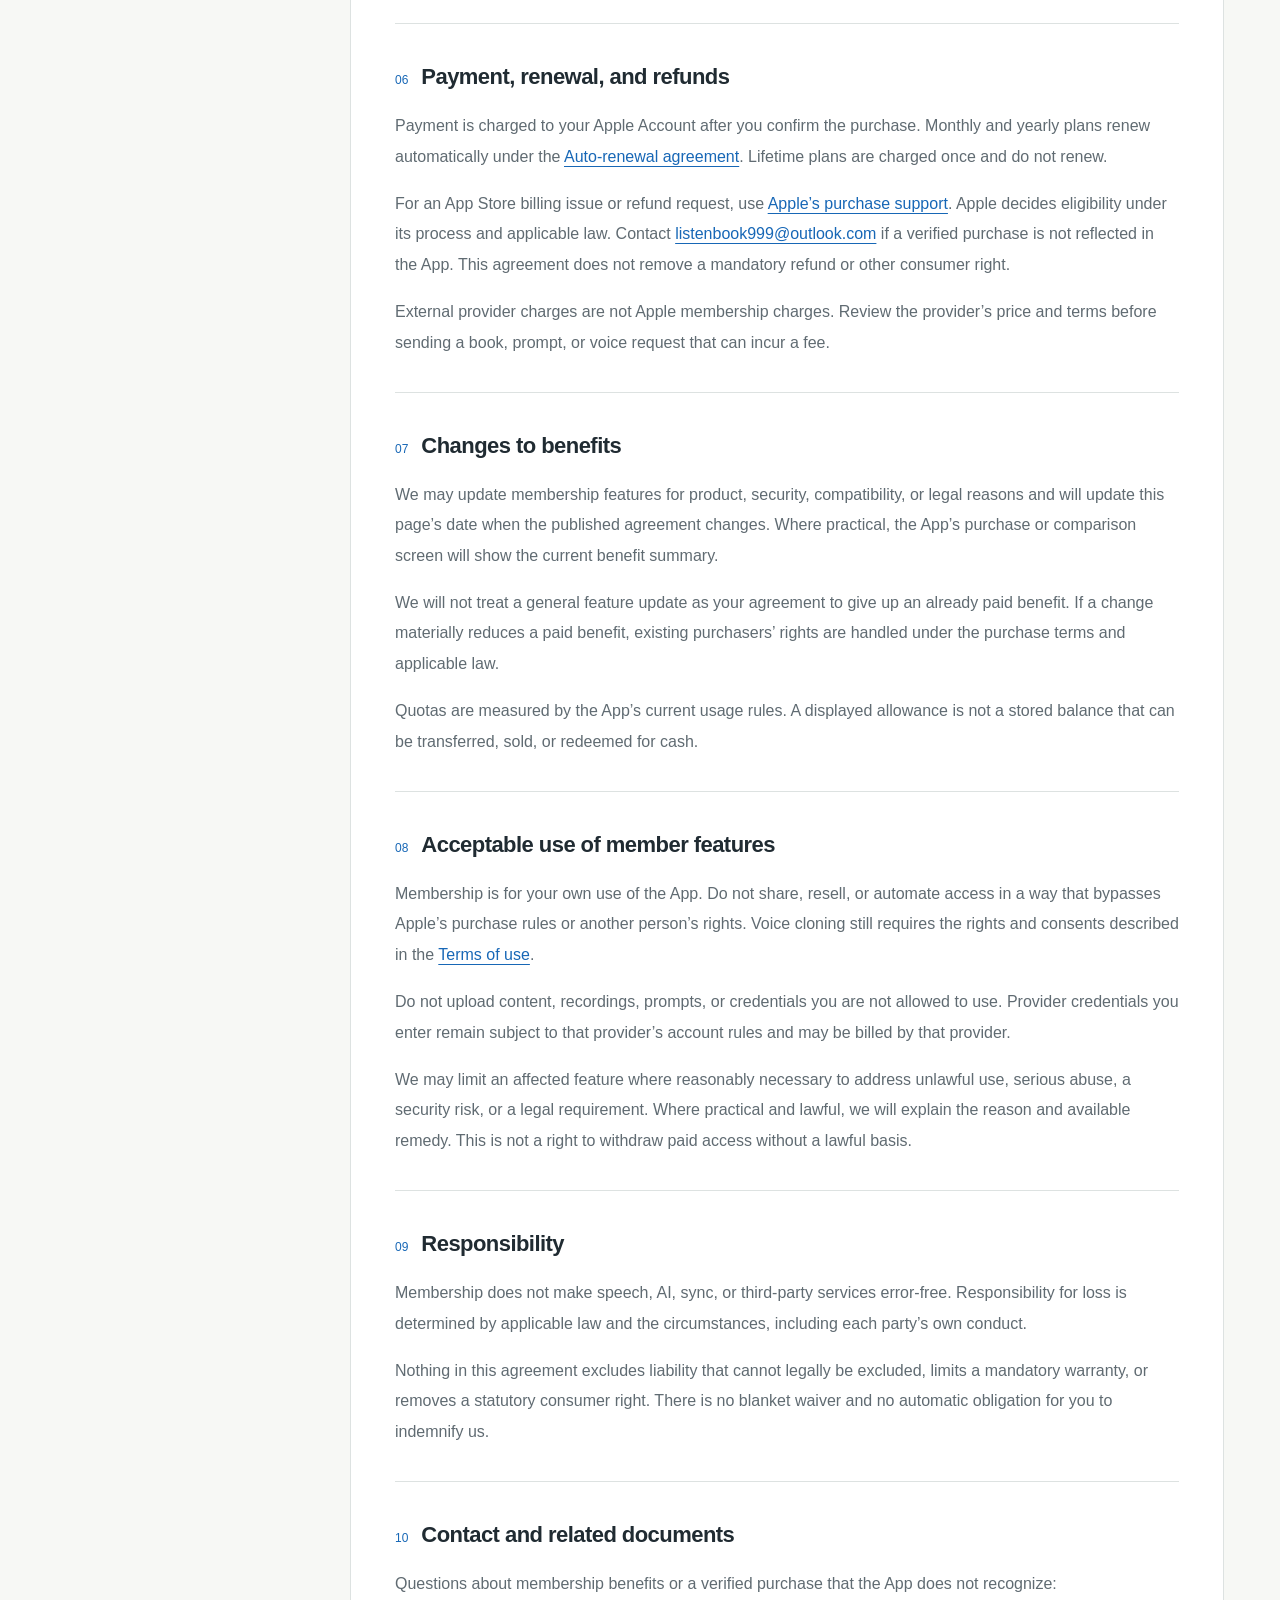
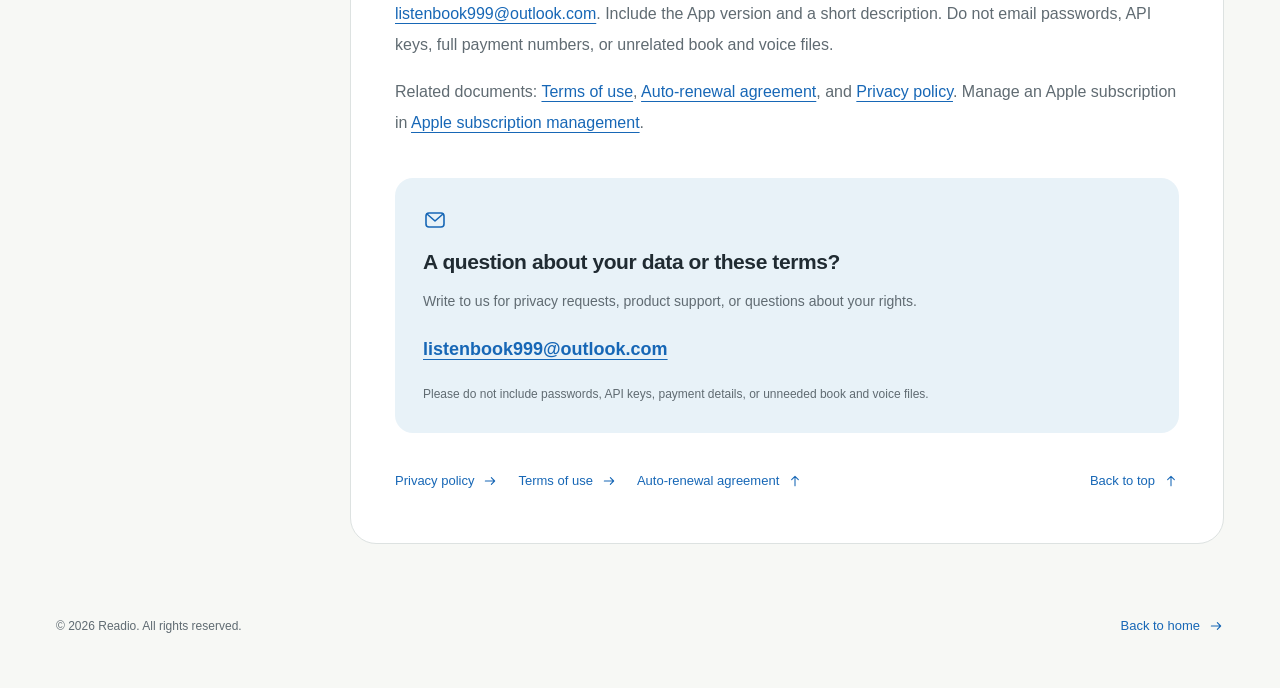
<file: membership-agreement.html>
<!doctype html>
<html lang="en">
<head>
  <meta charset="utf-8">
  <meta name="viewport" content="width=device-width, initial-scale=1">
  <meta name="theme-color" content="#f7f8f5">
  <meta name="description" content="Basic and Pro plans, current benefits, and what a purchase does not include." data-description-en="Basic and Pro plans, current benefits, and what a purchase does not include." data-description-zh="初级与高级会员方案、当前权益，以及购买并不包含的内容。">
  <meta property="og:type" content="website">
  <meta property="og:title" content="Membership agreement — Readio">
  <meta property="og:description" content="Basic and Pro plans, current benefits, and what a purchase does not include.">
  <meta property="og:locale" content="en_US">
  <title data-label-en="Membership agreement — Readio" data-label-zh="会员服务协议 — 爱听书 Readio">Membership agreement — Readio</title>
  <link rel="icon" type="image/png" href="assets/favicon.png">
  <link rel="apple-touch-icon" href="assets/apple-touch-icon.png">
  <link rel="stylesheet" href="styles.css">
  <link rel="stylesheet" href="legal.css">
  <script src="language.js"></script>
  <script src="links.js"></script>
  <script src="site.config.js"></script>
  <script src="legal.js"></script>
</head>
<body class="legal-page" data-document="membership">
  <a data-label-en="Skip to policy content" data-label-zh="跳转到政策正文" class="skip-link" href="#legal-content">Skip to policy content</a>
  <header class="site-header" id="top">
    <div class="container header-inner legal-header-inner">
      <a class="brand" href="index.html" data-home-link><img src="assets/app-icon.png" width="40" height="40" alt=""><span data-label-en="Readio" data-label-zh="爱听书">Readio</span></a>
      <div class="legal-header-actions">
        <a class="legal-home-link" href="index.html" data-home-link><svg class="icon" viewBox="0 0 24 24" fill="none" stroke="currentColor" stroke-width="1.6" stroke-linecap="round" stroke-linejoin="round" aria-hidden="true"><path d="M19 12H5m5-5-5 5 5 5"/></svg><span data-label-en="Back to home" data-label-zh="返回首页">Back to home</span></a>
        <div class="language-switch" role="group" aria-label="Language / 语言" hidden data-language-controls>
          <button type="button" data-language="zh" lang="zh-CN" aria-pressed="false">中文</button>
          <span aria-hidden="true">/</span>
          <button type="button" data-language="en" lang="en" aria-pressed="true">EN</button>
        </div>
      </div>
    </div>
  </header>
  <main class="container legal-main">
    <div class="legal-hero">
      <p data-label-en="WHAT A MEMBERSHIP INCLUDES." data-label-zh="会员包含什么" class="eyebrow">WHAT A MEMBERSHIP INCLUDES.</p>
      <h1 data-label-en="Membership agreement" data-label-zh="会员服务协议">Membership agreement</h1>
      <p data-label-en="Basic and Pro plans, current benefits, and what a purchase does not include." data-label-zh="初级与高级会员方案、当前权益，以及购买并不包含的内容。" class="legal-description">Basic and Pro plans, current benefits, and what a purchase does not include.</p>
      <div class="legal-meta"><span><span data-label-en="Last updated" data-label-zh="更新日期">Last updated</span> <span aria-hidden="true">·</span> <time data-label-en="October 12, 2026" data-label-zh="2026 年 10 月 12 日" datetime="2026-10-12">October 12, 2026</time></span><span data-label-en="App &amp; website" data-label-zh="适用于 App 与官网" class="legal-scope">App &amp; website</span></div>
    </div>
    <nav class="legal-tabs" aria-label="Legal documents" data-aria-en="Legal documents" data-aria-zh="法律与政策">
      <a data-config-link="privacyURL" href="privacy.html"><span data-label-en="Privacy policy" data-label-zh="隐私政策">Privacy policy</span></a>
      <a data-config-link="termsURL" href="terms.html"><span data-label-en="Terms of use" data-label-zh="使用条款">Terms of use</span></a>
      <a data-config-link="membershipURL" href="membership-agreement.html" aria-current="page"><span data-label-en="Membership agreement" data-label-zh="会员服务协议">Membership agreement</span></a>
      <a data-config-link="autoRenewalURL" href="auto-renewal-agreement.html"><span data-label-en="Auto-renewal agreement" data-label-zh="自动续费协议">Auto-renewal agreement</span></a>
    </nav>
    <ul class="legal-highlights">
      <li><span class="legal-highlight-icon"><svg class="icon" viewBox="0 0 24 24" fill="none" stroke="currentColor" stroke-width="1.6" stroke-linecap="round" stroke-linejoin="round" aria-hidden="true"><path d="M5 3h14v19l-3-2-4 2-4-2-3 2V3Z"/><path d="M9 8h6M9 12h6"/></svg></span><div><h2 data-label-en="Two membership levels" data-label-zh="两个会员等级">Two membership levels</h2><p data-label-en="Basic and Pro may each offer monthly, yearly, and lifetime options." data-label-zh="初级和高级会员各自可能提供月度、年度和永久选项。">Basic and Pro may each offer monthly, yearly, and lifetime options.</p></div></li>
      <li><span class="legal-highlight-icon"><svg class="icon" viewBox="0 0 24 24" fill="none" stroke="currentColor" stroke-width="1.6" stroke-linecap="round" stroke-linejoin="round" aria-hidden="true"><rect x="9" y="2" width="6" height="13" rx="3"/><path d="M5 10v2a7 7 0 0 0 14 0v-2M12 19v3m-3 0h6"/></svg></span><div><h2 data-label-en="Benefits have limits" data-label-zh="权益有明确范围">Benefits have limits</h2><p data-label-en="Listening allowances, voice clones, sync, and AI follow the current tier." data-label-zh="听书额度、克隆声音、同步和 AI 按当前等级提供。">Listening allowances, voice clones, sync, and AI follow the current tier.</p></div></li>
      <li><span class="legal-highlight-icon"><svg class="icon" viewBox="0 0 24 24" fill="none" stroke="currentColor" stroke-width="1.6" stroke-linecap="round" stroke-linejoin="round" aria-hidden="true"><path d="M4 7h4m4 0h8M4 17h8m4 0h4"/><circle cx="10" cy="7" r="2"/><circle cx="14" cy="17" r="2"/></svg></span><div><h2 data-label-en="Prices stay with Apple" data-label-zh="价格以 Apple 为准">Prices stay with Apple</h2><p data-label-en="The purchase confirmation shows the price, period, and any trial." data-label-zh="价格、周期和试用信息以购买确认界面为准。">The purchase confirmation shows the price, period, and any trial.</p></div></li>
    </ul>
    <noscript><p class="legal-nojs">JavaScript is off. Both English and Chinese text are available below; document links and the contents list still work.<br><span lang="zh-CN">JavaScript 已关闭，下方同时展示中英文正文；页面链接与章节目录仍可使用。</span></p></noscript>
    <div class="legal-layout">
      <aside class="legal-sidebar">
        <details class="legal-toc" open>
          <summary><span data-label-en="On this page" data-label-zh="本页目录">On this page</span><svg class="icon" viewBox="0 0 24 24" fill="none" stroke="currentColor" stroke-width="1.6" stroke-linecap="round" stroke-linejoin="round" aria-hidden="true"><path d="m6 9 6 6 6-6"/></svg></summary>
          <nav aria-label="Document sections" data-aria-en="Document sections" data-aria-zh="文档章节">
            <ol><li><a href="#agreement"><span class="toc-number" aria-hidden="true">01</span><span data-label-en="About this membership agreement" data-label-zh="关于本会员协议">About this membership agreement</span></a></li><li><a href="#plans"><span class="toc-number" aria-hidden="true">02</span><span data-label-en="Membership plans" data-label-zh="会员方案">Membership plans</span></a></li><li><a href="#benefits"><span class="toc-number" aria-hidden="true">03</span><span data-label-en="What each level includes" data-label-zh="各等级包含的权益">What each level includes</span></a></li><li><a href="#not-included"><span class="toc-number" aria-hidden="true">04</span><span data-label-en="What membership does not include" data-label-zh="会员不包含的内容">What membership does not include</span></a></li><li><a href="#access"><span class="toc-number" aria-hidden="true">05</span><span data-label-en="When access starts, ends, or changes" data-label-zh="权益何时生效、结束或变更">When access starts, ends, or changes</span></a></li><li><a href="#payment"><span class="toc-number" aria-hidden="true">06</span><span data-label-en="Payment, renewal, and refunds" data-label-zh="付款、续订与退款">Payment, renewal, and refunds</span></a></li><li><a href="#changes"><span class="toc-number" aria-hidden="true">07</span><span data-label-en="Changes to benefits" data-label-zh="权益变更">Changes to benefits</span></a></li><li><a href="#conduct"><span class="toc-number" aria-hidden="true">08</span><span data-label-en="Acceptable use of member features" data-label-zh="会员功能的合理使用">Acceptable use of member features</span></a></li><li><a href="#responsibility"><span class="toc-number" aria-hidden="true">09</span><span data-label-en="Responsibility" data-label-zh="责任">Responsibility</span></a></li><li><a href="#contact"><span class="toc-number" aria-hidden="true">10</span><span data-label-en="Contact and related documents" data-label-zh="联系与相关文档">Contact and related documents</span></a></li></ol>
          </nav>
        </details>
      </aside>
      <article class="legal-article" id="legal-content" tabindex="-1">
        <p class="legal-intro"><span data-legal-lang="en" lang="en">This agreement explains 爱听书 / Readio membership. It supplements the <a data-config-link="termsURL" href="terms.html?lang=en">Terms of use</a> and does not replace Apple’s purchase terms, the <a data-config-link="privacyURL" href="privacy.html?lang=en">Privacy policy</a>, or the <a data-config-link="autoRenewalURL" href="auto-renewal-agreement.html?lang=en">Auto-renewal agreement</a>.</span><span data-legal-lang="zh" lang="zh-CN">本协议说明爱听书 / Readio 的会员服务。它是对 <a data-config-link="termsURL" href="terms.html?lang=zh">使用条款</a> 的补充，不替代 Apple 的购买条款、<a data-config-link="privacyURL" href="privacy.html?lang=zh">隐私政策</a> 或 <a data-config-link="autoRenewalURL" href="auto-renewal-agreement.html?lang=zh">自动续费协议</a>。</span></p>
        <section class="legal-section" id="agreement" tabindex="-1">
          <div class="legal-section-heading"><span class="legal-section-number" aria-hidden="true">01</span><h2><span data-legal-lang="en" lang="en">About this membership agreement</span><span data-legal-lang="zh" lang="zh-CN">关于本会员协议</span></h2></div>
          <div class="legal-copy" data-legal-lang="en" lang="en"><p>This membership agreement applies when you buy, restore, or use a 爱听书 / Readio membership. “We” means the App’s developer and maintainer, reachable at <a data-config-link="supportEmail" href="mailto:listenbook999@outlook.com" data-show-email>listenbook999@outlook.com</a>. If you do not agree, do not purchase a membership.</p>
<p>General rules for content, voices, AI, and the service are in the <a data-config-link="termsURL" href="terms.html?lang=en">Terms of use</a>. Personal-information processing is in the <a data-config-link="privacyURL" href="privacy.html?lang=en">Privacy policy</a>. Auto-renewing monthly and yearly plans are also covered by the <a data-config-link="autoRenewalURL" href="auto-renewal-agreement.html?lang=en">Auto-renewal agreement</a>. Apple’s terms apply to billing, renewal, cancellation, and refunds processed by Apple.</p>
<p>The English and Chinese versions are intended to state the same rules. A translation does not reduce a mandatory consumer, privacy, or refund right.</p></div>
          <div class="legal-copy" data-legal-lang="zh" lang="zh-CN"><p>购买、恢复或使用爱听书 / Readio 会员时，适用本会员服务协议。“我们”指 App 的开发与维护方，联系邮箱为 <a data-config-link="supportEmail" href="mailto:listenbook999@outlook.com" data-show-email>listenbook999@outlook.com</a>。如不同意，请勿购买会员。</p>
<p>内容、声音、AI 与服务的一般规则见 <a data-config-link="termsURL" href="terms.html?lang=zh">使用条款</a>。个人信息处理见 <a data-config-link="privacyURL" href="privacy.html?lang=zh">隐私政策</a>。月度与年度自动续期方案同时适用 <a data-config-link="autoRenewalURL" href="auto-renewal-agreement.html?lang=zh">自动续费协议</a>。由 Apple 处理的扣费、续订、取消和退款，适用 Apple 的条款。</p>
<p>中英文版本旨在表达相同规则。翻译不会减损强制性的消费者、隐私或退款权利。</p></div>
        </section>
        <section class="legal-section" id="plans" tabindex="-1">
          <div class="legal-section-heading"><span class="legal-section-number" aria-hidden="true">02</span><h2><span data-legal-lang="en" lang="en">Membership plans</span><span data-legal-lang="zh" lang="zh-CN">会员方案</span></h2></div>
          <div class="legal-copy" data-legal-lang="en" lang="en"><p>The App currently defines two paid levels: Basic Member (初级会员) and Pro Member (高级会员). Each level may be offered as a monthly plan, a yearly plan, or a lifetime purchase. A plan appears for purchase only when Apple returns it and the purchase screen can display it.</p>
<dl class="legal-points"><div><dt>Basic monthly</dt><dd>Auto-renewable subscription. Product ID: com.readio.basic. Period: one month, until canceled.</dd></div><div><dt>Basic yearly</dt><dd>Auto-renewable subscription. Product ID: com.readio.basic1year. Period: one year, until canceled.</dd></div><div><dt>Basic lifetime</dt><dd>One-time, non-renewing purchase. Product ID: com.readio.basic.lifetime. It does not renew.</dd></div><div><dt>Pro monthly</dt><dd>Auto-renewable subscription. Product ID: com.readio.pro. Period: one month, until canceled.</dd></div><div><dt>Pro yearly</dt><dd>Auto-renewable subscription. Product ID: com.readio.pro1year. Period: one year, until canceled.</dd></div><div><dt>Pro lifetime</dt><dd>One-time, non-renewing purchase. Product ID: com.readio.pro.lifetime. It does not renew.</dd></div></dl>
<p>We do not state a fixed price in this agreement. The price, currency, tax, introductory offer, and billing period are those shown by the App Store before you confirm the purchase. If a product is unavailable, choose another displayed plan or try again later.</p></div>
          <div class="legal-copy" data-legal-lang="zh" lang="zh-CN"><p>App 当前定义两个付费等级：初级会员（Basic Member）和高级会员（Pro Member）。每个等级可能提供月度方案、年度方案或永久购买。只有 Apple 返回商品且购买页能够展示时，该方案才可供购买。</p>
<dl class="legal-points"><div><dt>初级会员 · 月度</dt><dd>自动续期订阅。产品 ID：com.readio.basic。周期：1 个月，直至取消。</dd></div><div><dt>初级会员 · 年度</dt><dd>自动续期订阅。产品 ID：com.readio.basic1year。周期：1 年，直至取消。</dd></div><div><dt>初级会员 · 永久</dt><dd>一次性、不续订的购买。产品 ID：com.readio.basic.lifetime。不会自动续费。</dd></div><div><dt>高级会员 · 月度</dt><dd>自动续期订阅。产品 ID：com.readio.pro。周期：1 个月，直至取消。</dd></div><div><dt>高级会员 · 年度</dt><dd>自动续期订阅。产品 ID：com.readio.pro1year。周期：1 年，直至取消。</dd></div><div><dt>高级会员 · 永久</dt><dd>一次性、不续订的购买。产品 ID：com.readio.pro.lifetime。不会自动续费。</dd></div></dl>
<p>本协议不写死价格。价格、币种、税费、优惠和计费周期，以你确认购买前 App Store 展示的内容为准。若某个商品暂不可用，可选择其他已展示的方案或稍后重试。</p></div>
        </section>
        <section class="legal-section" id="benefits" tabindex="-1">
          <div class="legal-section-heading"><span class="legal-section-number" aria-hidden="true">03</span><h2><span data-legal-lang="en" lang="en">What each level includes</span><span data-legal-lang="zh" lang="zh-CN">各等级包含的权益</span></h2></div>
          <div class="legal-copy" data-legal-lang="en" lang="en"><p>Benefits below describe the current in-app rules. They can change with an App update. A paid change that materially affects an existing purchase is handled under the purchase terms and applicable law, not by silently treating the old purchase as canceled.</p>
<dl class="legal-points"><div><dt>Bookshelf</dt><dd>Without membership, importing is limited to 5 books. Basic and Pro remove that bookshelf limit.</dd></div><div><dt>Sync and reading</dt><dd>Basic and Pro can use sync, reader backgrounds, and custom fonts. Free use does not include those features.</dd></div><div><dt>AI and multi-voice</dt><dd>Reading AI and multi-voice listening require Basic or Pro. Membership does not include a third-party model, tool, or API balance.</dd></div><div><dt>Voice clones</dt><dd>You can save 3 cloned voices without membership, 20 with Basic, and an unlimited number with Pro, subject to device storage and the rights you have in each recording.</dd></div><div><dt>Local clone listening</dt><dd>Local cloned-voice listening is limited to 1 hour per day without membership and 4 hours per day with Basic. Pro listening for this source is not limited by that daily allowance.</dd></div><div><dt>Network listening</dt><dd>Network TTS is limited to 8 hours per week without membership. Basic and Pro are not limited by that weekly allowance.</dd></div><div><dt>Microsoft TTS</dt><dd>Microsoft TTS is limited to 4 hours per week without membership. Basic and Pro are not limited by that weekly allowance. Microsoft Max TTS is unavailable without membership, limited to 4 hours per week with Basic, and not limited by that weekly allowance with Pro.</dd></div><div><dt>Plugin TTS</dt><dd>Plugin TTS is limited to 2 hours per week without membership and 8 hours per week with Basic. Pro is not limited by that weekly allowance.</dd></div><div><dt>Pro-only features</dt><dd>Sleep timer and multi-device bookshelf require Pro. Pro includes the Basic benefits unless a more specific Pro rule above says otherwise.</dd></div></dl>
<p>“Not limited by that allowance” means the App does not apply the stated membership quota. It does not promise unlimited device storage, uninterrupted providers, or that an external service will accept unlimited use. Listening time follows the App’s usage record for rendered playback.</p></div>
          <div class="legal-copy" data-legal-lang="zh" lang="zh-CN"><p>以下权益描述的是当前 App 内规则，可能随版本更新调整。对已有购买有实质影响的付费变更，按购买约定和适用法律处理，不会把原购买默示为已取消。</p>
<dl class="legal-points"><div><dt>书架</dt><dd>未开通会员时，导入上限为 5 本书。初级和高级会员不再受该书架数量限制。</dd></div><div><dt>同步与阅读</dt><dd>初级和高级会员可使用同步、阅读器背景和自定义字体。未开通会员不包含这些功能。</dd></div><div><dt>AI 与多语音</dt><dd>阅读 AI 和多语音听书需要初级或高级会员。会员不包含第三方模型、工具或 API 余额。</dd></div><div><dt>克隆声音</dt><dd>未开通会员可保存 3 个克隆声音，初级会员 20 个，高级会员数量不限；仍受设备存储空间和你对每段录音所拥有权利的限制。</dd></div><div><dt>本地克隆听书</dt><dd>本地克隆听书未开通会员为每天 1 小时，初级会员为每天 4 小时。高级会员不受该每日额度限制。</dd></div><div><dt>网络听书</dt><dd>网络 TTS 未开通会员为每周 8 小时。初级和高级会员不受该每周额度限制。</dd></div><div><dt>微软 TTS</dt><dd>微软 TTS 未开通会员为每周 4 小时。初级和高级会员不受该每周额度限制。微软 Max TTS 未开通会员不可用，初级会员每周 4 小时，高级会员不受该每周额度限制。</dd></div><div><dt>插件 TTS</dt><dd>插件 TTS 未开通会员为每周 2 小时，初级会员为每周 8 小时。高级会员不受该每周额度限制。</dd></div><div><dt>高级会员专属</dt><dd>定时停止和多端书架需要高级会员。除上面已单独说明的高级规则外，高级会员包含初级会员权益。</dd></div></dl>
<p>“不受该额度限制”指 App 不再套用上述会员配额，不代表设备存储无限、服务永不中断，也不代表外部服务接受无限制使用。听书时长按 App 对实际播放的用量记录计算。</p></div>
        </section>
        <section class="legal-section" id="not-included" tabindex="-1">
          <div class="legal-section-heading"><span class="legal-section-number" aria-hidden="true">04</span><h2><span data-legal-lang="en" lang="en">What membership does not include</span><span data-legal-lang="zh" lang="zh-CN">会员不包含的内容</span></h2></div>
          <div class="legal-copy" data-legal-lang="en" lang="en"><ul><li>A catalog of books, a license to copyrighted material you do not already have rights to use, or permission to bypass another service’s access controls.</li><li>Prepaid credit for a third-party AI, TTS, cloud, plugin, or API provider. Those providers may bill you separately under their own terms.</li><li>Guaranteed offline availability. Some listening and AI features need downloaded resources, a configured provider, or a network connection.</li><li>A promise that generated speech, transcription, summaries, or answers are accurate, complete, or suitable for every file.</li><li>Automatic cancellation of another Apple subscription. Buying lifetime access does not by itself turn off an existing monthly or yearly renewal.</li></ul></div>
          <div class="legal-copy" data-legal-lang="zh" lang="zh-CN"><ul><li>不包含书籍内容库，不授予你原本无权使用的著作权材料，也不允许绕过其他服务的访问控制。</li><li>不包含第三方 AI、TTS、云服务、插件或 API 的预付余额。这些服务商可能按各自条款另行收费。</li><li>不保证全部功能离线可用。部分听书和 AI 功能需要已下载的资源、已配置的服务商或网络连接。</li><li>不承诺合成语音、转写、摘要或回答准确、完整，或适用于所有文件。</li><li>不会自动取消另一项 Apple 订阅。购买永久权益本身不会关闭已有的月度或年度续订。</li></ul></div>
        </section>
        <section class="legal-section" id="access" tabindex="-1">
          <div class="legal-section-heading"><span class="legal-section-number" aria-hidden="true">05</span><h2><span data-legal-lang="en" lang="en">When access starts, ends, or changes</span><span data-legal-lang="zh" lang="zh-CN">权益何时生效、结束或变更</span></h2></div>
          <div class="legal-copy" data-legal-lang="en" lang="en"><p>Access follows Apple’s verified transaction. A subscription remains available through the paid period Apple reports, unless Apple refunds, revokes, or otherwise changes it. A lifetime purchase remains available while Apple reports that non-consumable purchase as valid.</p>
<p>If you already have an auto-renewing subscription and buy a lifetime plan, the lifetime purchase does not automatically cancel that subscription. Turn renewal off in Manage Subscriptions if you want to avoid another charge. If you change from one subscription plan to another, the effective time is the time shown on the App Store confirmation.</p>
<p>Canceling renewal does not normally remove access before the end of the period you already paid for. Deleting the App, signing out of a third-party service, or stopping use does not by itself cancel an Apple subscription or refund a lifetime purchase.</p>
<p>Where the product supports it, use Restore Purchases with the same Apple Account that made the purchase. We cannot restore a purchase that Apple does not verify, and we do not operate a separate account login for membership.</p></div>
          <div class="legal-copy" data-legal-lang="zh" lang="zh-CN"><p>权益以 Apple 验证的交易为准。订阅在 Apple 报告的已付周期内可用，除非 Apple 退款、撤销或另行变更。永久购买在 Apple 仍将该非消耗型购买报告为有效时继续可用。</p>
<p>如果已有自动续期订阅又购买永久方案，永久购买不会自动取消该订阅。若不希望再次扣费，请在“管理订阅”中关闭续订。从一个订阅方案更换到另一个时，生效时间以 App Store 确认页显示的时间为准。</p>
<p>取消续订通常不会提前移除当前已付周期内的权益。删除 App、退出第三方服务或停止使用，本身不会取消 Apple 订阅，也不会退还永久购买的款项。</p>
<p>商品支持恢复时，请使用购买时的同一 Apple 账户执行“恢复购买”。Apple 未能验证的购买，我们无法恢复。会员不依赖单独的 App 账户登录。</p></div>
        </section>
        <section class="legal-section" id="payment" tabindex="-1">
          <div class="legal-section-heading"><span class="legal-section-number" aria-hidden="true">06</span><h2><span data-legal-lang="en" lang="en">Payment, renewal, and refunds</span><span data-legal-lang="zh" lang="zh-CN">付款、续订与退款</span></h2></div>
          <div class="legal-copy" data-legal-lang="en" lang="en"><p>Payment is charged to your Apple Account after you confirm the purchase. Monthly and yearly plans renew automatically under the <a data-config-link="autoRenewalURL" href="auto-renewal-agreement.html?lang=en">Auto-renewal agreement</a>. Lifetime plans are charged once and do not renew.</p>
<p>For an App Store billing issue or refund request, use <a href="https://reportaproblem.apple.com/" target="_blank" rel="noopener noreferrer">Apple’s purchase support</a>. Apple decides eligibility under its process and applicable law. Contact <a data-config-link="supportEmail" href="mailto:listenbook999@outlook.com" data-show-email>listenbook999@outlook.com</a> if a verified purchase is not reflected in the App. This agreement does not remove a mandatory refund or other consumer right.</p>
<p>External provider charges are not Apple membership charges. Review the provider’s price and terms before sending a book, prompt, or voice request that can incur a fee.</p></div>
          <div class="legal-copy" data-legal-lang="zh" lang="zh-CN"><p>你确认购买后，费用记入 Apple 账户。月度与年度方案按 <a data-config-link="autoRenewalURL" href="auto-renewal-agreement.html?lang=zh">自动续费协议</a> 自动续订。永久方案只收取一次费用，不会续订。</p>
<p>App Store 扣费问题或退款请求请通过 <a href="https://reportaproblem.apple.com/" target="_blank" rel="noopener noreferrer">Apple 购买项目支持</a> 处理。是否符合退款条件，由 Apple 按其流程和适用法律决定。已验证的购买未在 App 中生效时，请联系 <a data-config-link="supportEmail" href="mailto:listenbook999@outlook.com" data-show-email>listenbook999@outlook.com</a>。本协议不排除依法必须保障的退款或其他消费者权利。</p>
<p>外部服务商收费不是 Apple 会员费用。发送可能产生费用的书籍、提示或语音请求前，请先查看该服务商的价格和条款。</p></div>
        </section>
        <section class="legal-section" id="changes" tabindex="-1">
          <div class="legal-section-heading"><span class="legal-section-number" aria-hidden="true">07</span><h2><span data-legal-lang="en" lang="en">Changes to benefits</span><span data-legal-lang="zh" lang="zh-CN">权益变更</span></h2></div>
          <div class="legal-copy" data-legal-lang="en" lang="en"><p>We may update membership features for product, security, compatibility, or legal reasons and will update this page’s date when the published agreement changes. Where practical, the App’s purchase or comparison screen will show the current benefit summary.</p>
<p>We will not treat a general feature update as your agreement to give up an already paid benefit. If a change materially reduces a paid benefit, existing purchasers’ rights are handled under the purchase terms and applicable law.</p>
<p>Quotas are measured by the App’s current usage rules. A displayed allowance is not a stored balance that can be transferred, sold, or redeemed for cash.</p></div>
          <div class="legal-copy" data-legal-lang="zh" lang="zh-CN"><p>我们可能因产品、安全、兼容或法律原因更新会员功能；已发布协议发生变化时，会更新本页日期。在可行时，App 的购买页或权益对比会展示当前权益摘要。</p>
<p>一般功能更新不视为你同意放弃已经付费的权益。若变更实质减少已付费权益，已购买用户的权利按购买约定和适用法律处理。</p>
<p>额度按 App 当前的用量规则计算。页面展示的可用时长不是可以转让、出售或折现的储值余额。</p></div>
        </section>
        <section class="legal-section" id="conduct" tabindex="-1">
          <div class="legal-section-heading"><span class="legal-section-number" aria-hidden="true">08</span><h2><span data-legal-lang="en" lang="en">Acceptable use of member features</span><span data-legal-lang="zh" lang="zh-CN">会员功能的合理使用</span></h2></div>
          <div class="legal-copy" data-legal-lang="en" lang="en"><p>Membership is for your own use of the App. Do not share, resell, or automate access in a way that bypasses Apple’s purchase rules or another person’s rights. Voice cloning still requires the rights and consents described in the <a data-config-link="termsURL" href="terms.html?lang=en">Terms of use</a>.</p>
<p>Do not upload content, recordings, prompts, or credentials you are not allowed to use. Provider credentials you enter remain subject to that provider’s account rules and may be billed by that provider.</p>
<p>We may limit an affected feature where reasonably necessary to address unlawful use, serious abuse, a security risk, or a legal requirement. Where practical and lawful, we will explain the reason and available remedy. This is not a right to withdraw paid access without a lawful basis.</p></div>
          <div class="legal-copy" data-legal-lang="zh" lang="zh-CN"><p>会员供你本人使用 App。请勿分享、转售或以规避 Apple 购买规则或他人权利的方式自动获取访问权限。声音克隆仍须满足 <a data-config-link="termsURL" href="terms.html?lang=zh">使用条款</a> 中的权利和同意要求。</p>
<p>请勿上传你无权使用的内容、录音、提示或凭证。你填写的服务商凭证仍受该服务商账户规则约束，并可能由该服务商收费。</p>
<p>为处理违法使用、严重滥用、安全风险或法律要求，我们可能在合理必要范围内限制相关功能。在可行且合法时，会说明原因和可用的解决方式。这不构成无合法依据撤回已付费访问的权利。</p></div>
        </section>
        <section class="legal-section" id="responsibility" tabindex="-1">
          <div class="legal-section-heading"><span class="legal-section-number" aria-hidden="true">09</span><h2><span data-legal-lang="en" lang="en">Responsibility</span><span data-legal-lang="zh" lang="zh-CN">责任</span></h2></div>
          <div class="legal-copy" data-legal-lang="en" lang="en"><p>Membership does not make speech, AI, sync, or third-party services error-free. Responsibility for loss is determined by applicable law and the circumstances, including each party’s own conduct.</p>
<p>Nothing in this agreement excludes liability that cannot legally be excluded, limits a mandatory warranty, or removes a statutory consumer right. There is no blanket waiver and no automatic obligation for you to indemnify us.</p></div>
          <div class="legal-copy" data-legal-lang="zh" lang="zh-CN"><p>开通会员不会使语音、AI、同步或第三方服务变得没有错误。损失责任依据适用法律和具体情况确定，包括各方自身行为。</p>
<p>本协议不排除依法不得排除的责任，不限制强制性保障，也不剥夺法定消费者权利。不设置一概免责，也不要求你自动向我们承担赔偿义务。</p></div>
        </section>
        <section class="legal-section" id="contact" tabindex="-1">
          <div class="legal-section-heading"><span class="legal-section-number" aria-hidden="true">10</span><h2><span data-legal-lang="en" lang="en">Contact and related documents</span><span data-legal-lang="zh" lang="zh-CN">联系与相关文档</span></h2></div>
          <div class="legal-copy" data-legal-lang="en" lang="en"><p>Questions about membership benefits or a verified purchase that the App does not recognize: <a data-config-link="supportEmail" href="mailto:listenbook999@outlook.com" data-show-email>listenbook999@outlook.com</a>. Include the App version and a short description. Do not email passwords, API keys, full payment numbers, or unrelated book and voice files.</p>
<p>Related documents: <a data-config-link="termsURL" href="terms.html?lang=en">Terms of use</a>, <a data-config-link="autoRenewalURL" href="auto-renewal-agreement.html?lang=en">Auto-renewal agreement</a>, and <a data-config-link="privacyURL" href="privacy.html?lang=en">Privacy policy</a>. Manage an Apple subscription in <a href="https://apps.apple.com/account/subscriptions" target="_blank" rel="noopener noreferrer">Apple subscription management</a>.</p></div>
          <div class="legal-copy" data-legal-lang="zh" lang="zh-CN"><p>会员权益问题，或 App 未能识别已验证的购买，请联系 <a data-config-link="supportEmail" href="mailto:listenbook999@outlook.com" data-show-email>listenbook999@outlook.com</a>。请提供 App 版本和简要说明。请勿发送密码、API 密钥、完整支付号码，或与问题无关的书籍和录音文件。</p>
<p>相关文档：<a data-config-link="termsURL" href="terms.html?lang=zh">使用条款</a>、<a data-config-link="autoRenewalURL" href="auto-renewal-agreement.html?lang=zh">自动续费协议</a>、<a data-config-link="privacyURL" href="privacy.html?lang=zh">隐私政策</a>。Apple 订阅可在 <a href="https://apps.apple.com/account/subscriptions" target="_blank" rel="noopener noreferrer">Apple 订阅管理</a> 中管理。</p></div>
        </section>
        <div class="legal-contact">
          <span class="legal-contact-icon"><svg class="icon" viewBox="0 0 24 24" fill="none" stroke="currentColor" stroke-width="1.6" stroke-linecap="round" stroke-linejoin="round" aria-hidden="true"><rect x="3" y="5" width="18" height="14" rx="3"/><path d="m4 6 8 7 8-7"/></svg></span>
          <h2 data-label-en="A question about your data or these terms?" data-label-zh="关于隐私或条款，还有疑问？">A question about your data or these terms?</h2>
          <p data-label-en="Write to us for privacy requests, product support, or questions about your rights." data-label-zh="隐私请求、产品支持或权利相关问题，都可以通过邮件与我们联系。">Write to us for privacy requests, product support, or questions about your rights.</p>
          <a data-config-link="supportEmail" href="mailto:listenbook999@outlook.com" class="legal-email" data-show-email>listenbook999@outlook.com</a>
          <p data-label-en="Please do not include passwords, API keys, payment details, or unneeded book and voice files." data-label-zh="请勿发送密码、API 密钥、支付资料，或与问题无关的书籍和录音文件。" class="legal-email-note">Please do not include passwords, API keys, payment details, or unneeded book and voice files.</p>
        </div>
        <div class="legal-related"><div class="legal-related-docs"><a data-config-link="privacyURL" href="privacy.html"><span data-label-en="Privacy policy" data-label-zh="隐私政策">Privacy policy</span><svg class="icon" viewBox="0 0 24 24" fill="none" stroke="currentColor" stroke-width="1.6" stroke-linecap="round" stroke-linejoin="round" aria-hidden="true"><path d="M5 12h14m-5-5 5 5-5 5"/></svg></a><a data-config-link="termsURL" href="terms.html"><span data-label-en="Terms of use" data-label-zh="使用条款">Terms of use</span><svg class="icon" viewBox="0 0 24 24" fill="none" stroke="currentColor" stroke-width="1.6" stroke-linecap="round" stroke-linejoin="round" aria-hidden="true"><path d="M5 12h14m-5-5 5 5-5 5"/></svg></a><a data-config-link="autoRenewalURL" href="auto-renewal-agreement.html"><span data-label-en="Auto-renewal agreement" data-label-zh="自动续费协议">Auto-renewal agreement</span><svg class="icon" viewBox="0 0 24 24" fill="none" stroke="currentColor" stroke-width="1.6" stroke-linecap="round" stroke-linejoin="round" aria-hidden="true"><path d="M5 12h14m-5-5 5 5-5 5"/></svg></a></div><a href="#top"><span data-label-en="Back to top" data-label-zh="回到顶部">Back to top</span><svg class="icon" viewBox="0 0 24 24" fill="none" stroke="currentColor" stroke-width="1.6" stroke-linecap="round" stroke-linejoin="round" aria-hidden="true"><path d="M5 12h14m-5-5 5 5-5 5"/></svg></a></div>
      </article>
    </div>
  </main>
  <footer class="container legal-footer">
    <span>© <span data-copyright-year>2026</span> <span data-label-en="Readio. All rights reserved." data-label-zh="爱听书 Readio. 保留所有权利。">Readio. All rights reserved.</span></span>
    <a href="index.html" data-home-link><span data-label-en="Back to home" data-label-zh="返回首页">Back to home</span><svg class="icon" viewBox="0 0 24 24" fill="none" stroke="currentColor" stroke-width="1.6" stroke-linecap="round" stroke-linejoin="round" aria-hidden="true"><path d="M5 12h14m-5-5 5 5-5 5"/></svg></a>
  </footer>
</body>
</html>
</file>
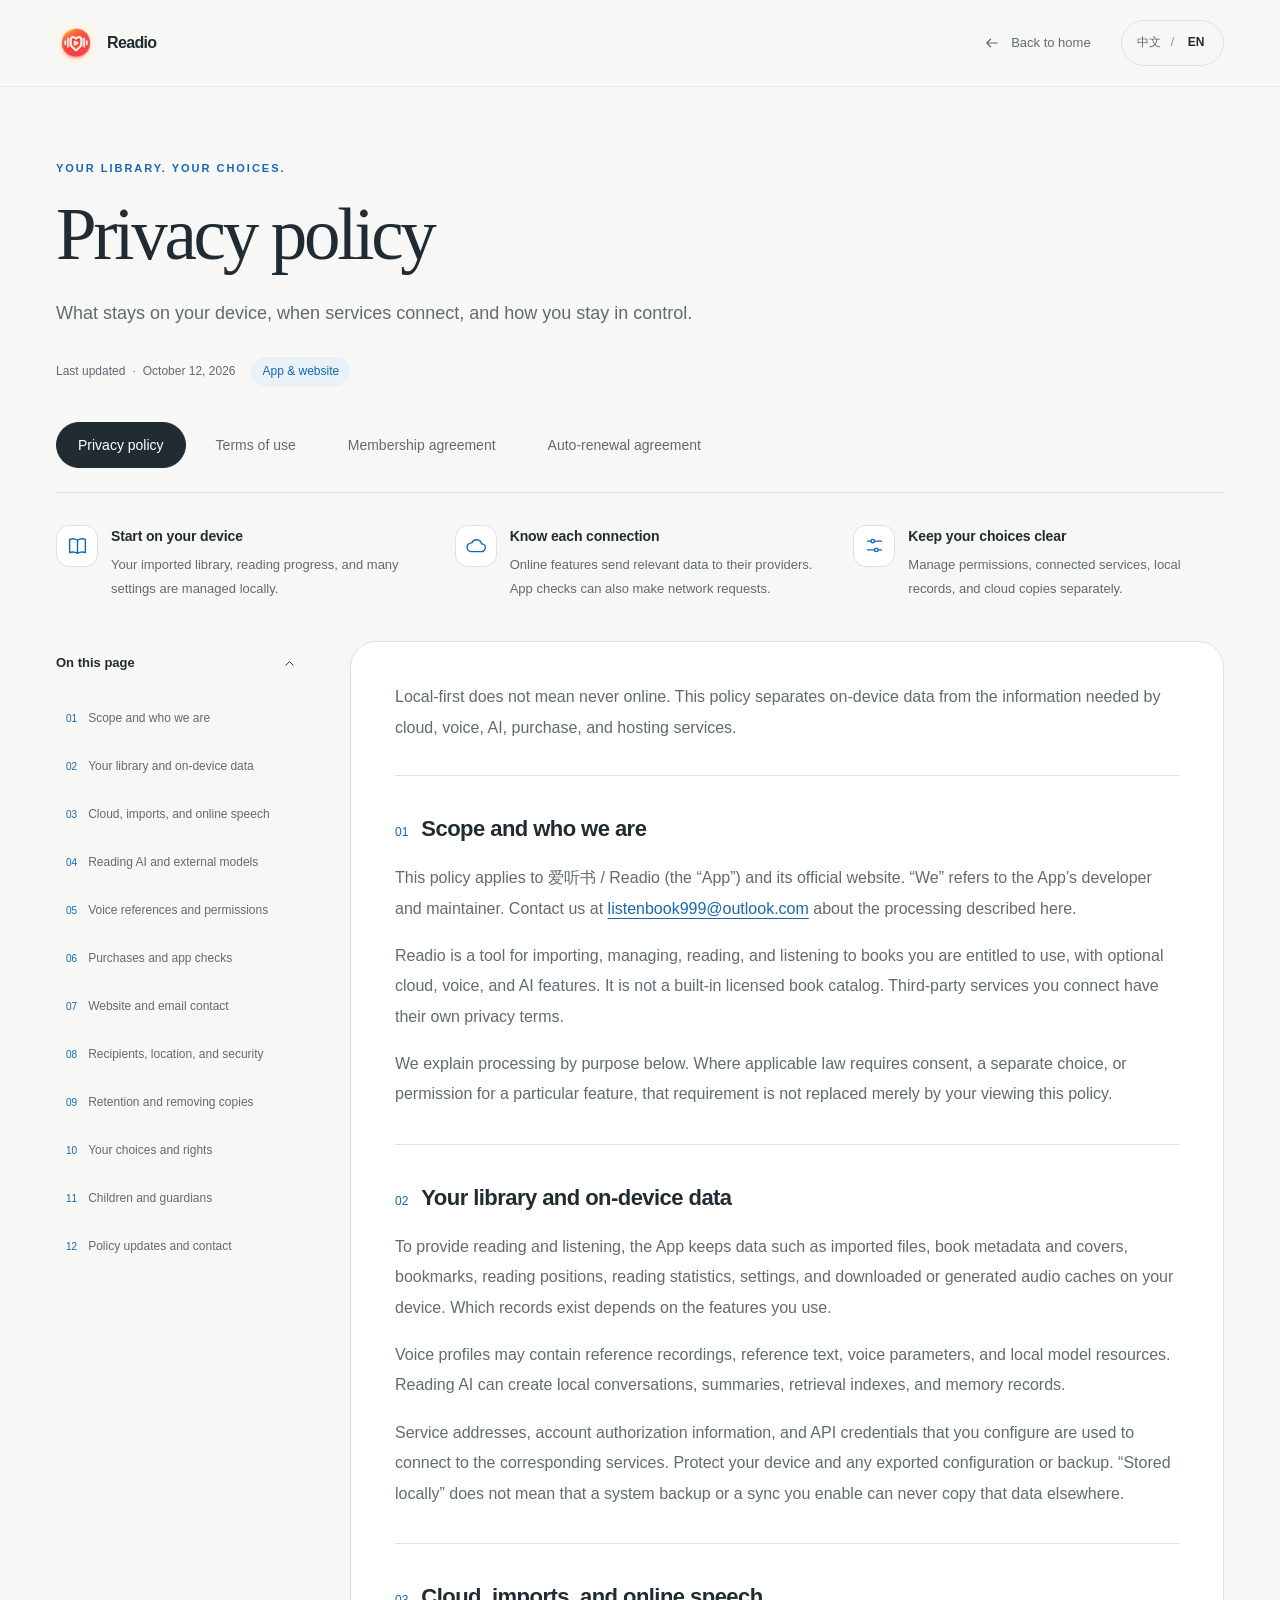
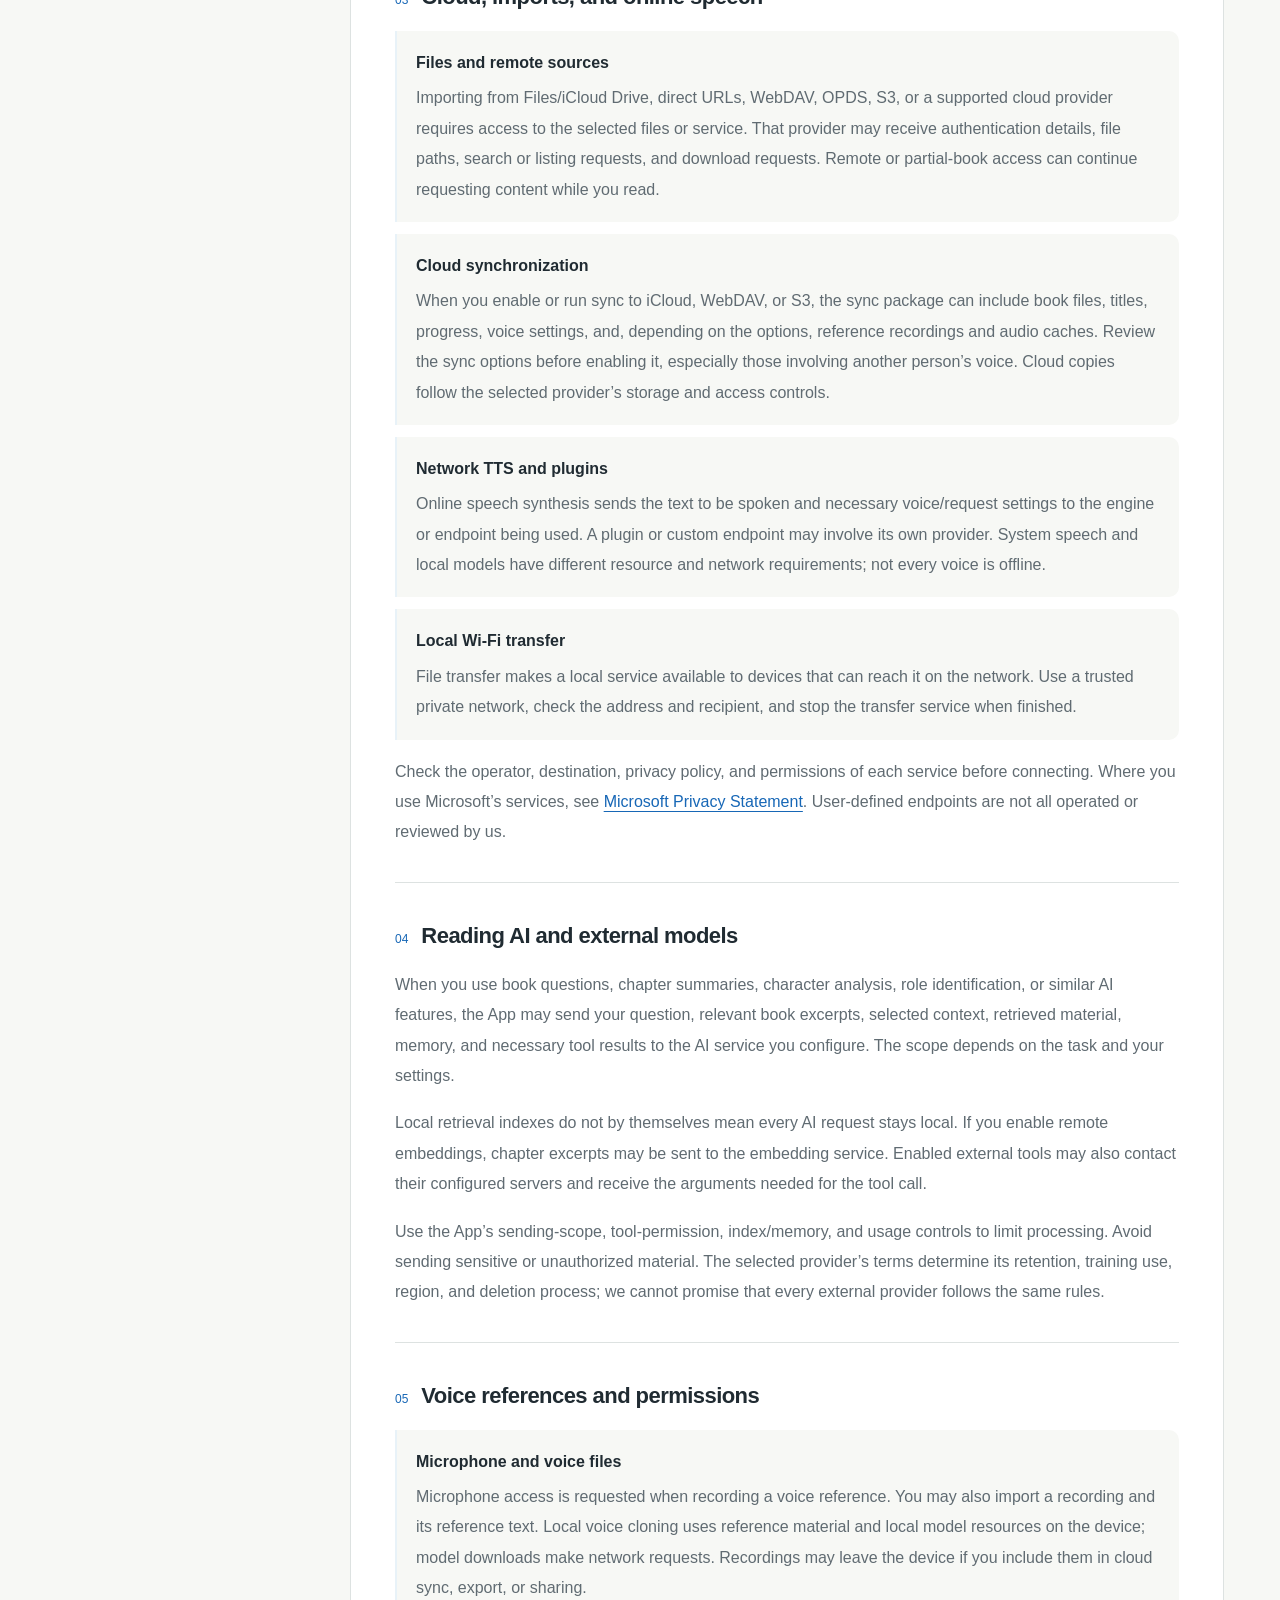
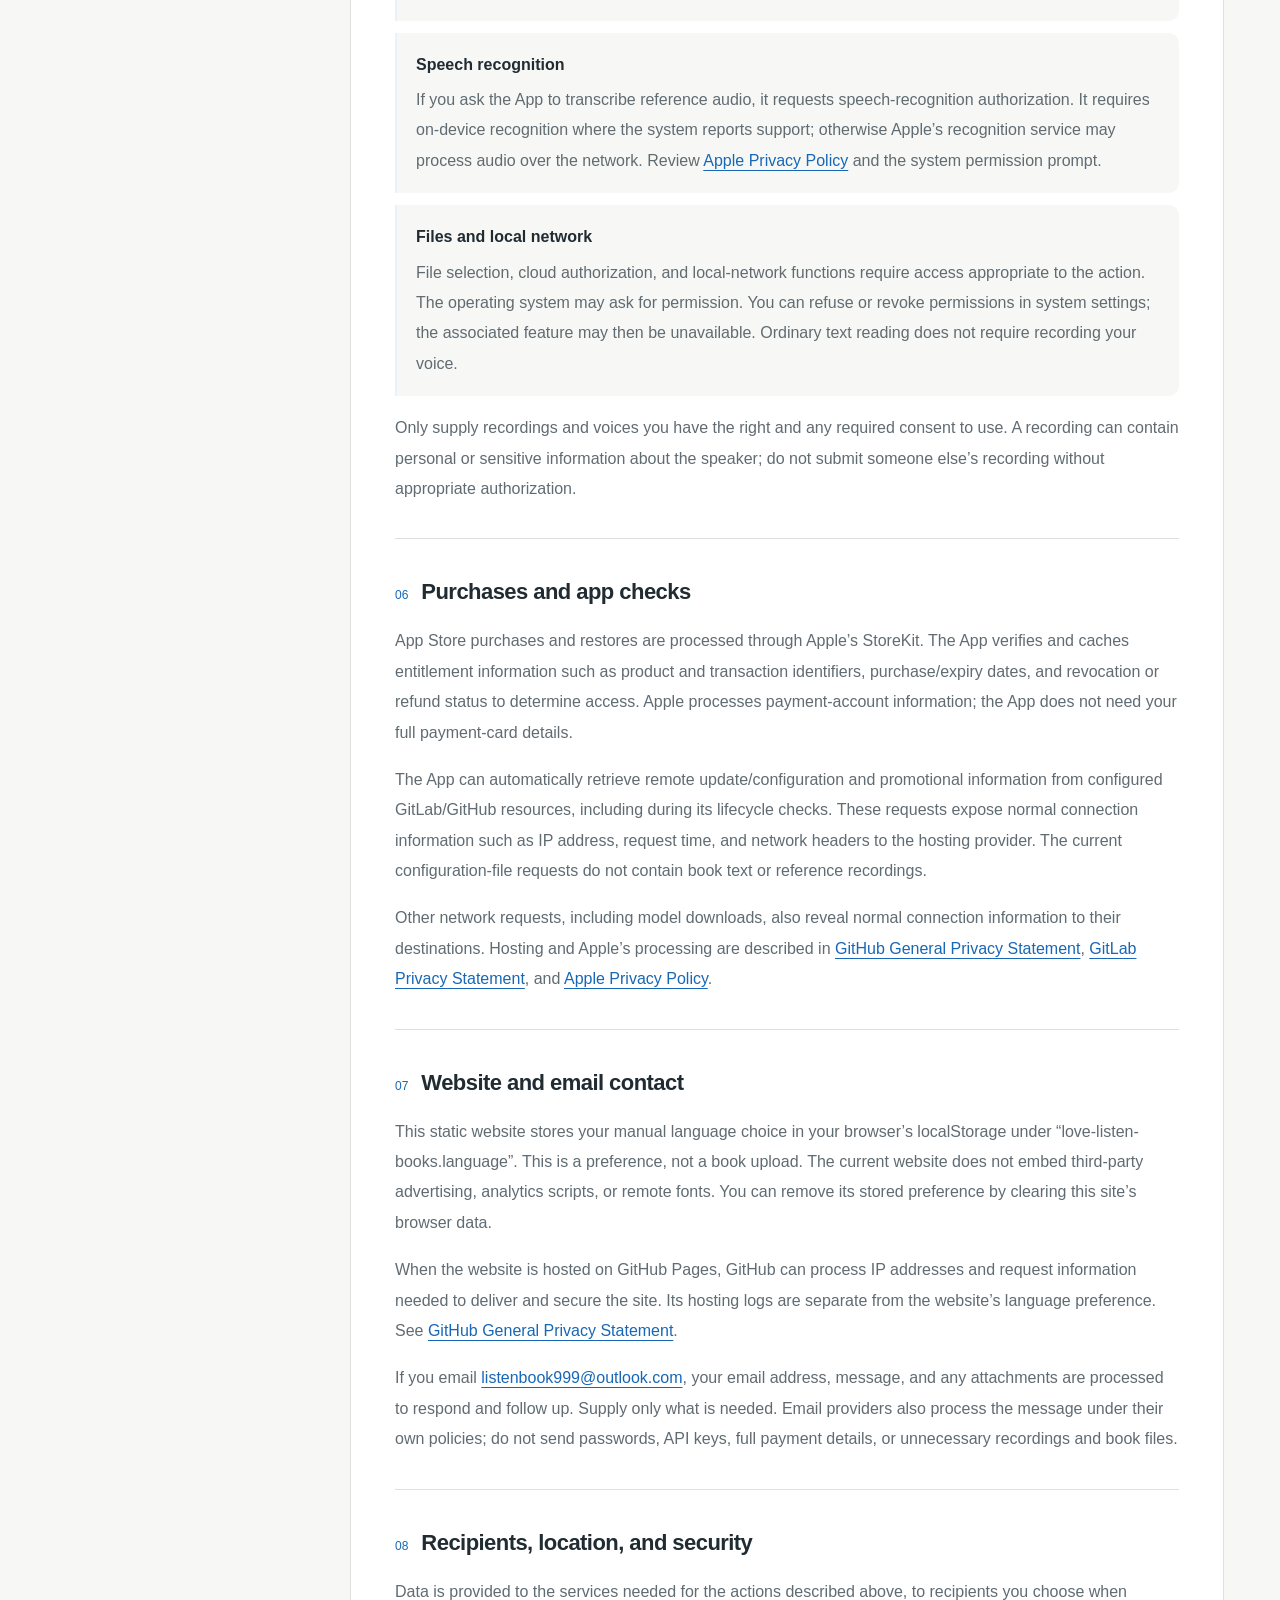
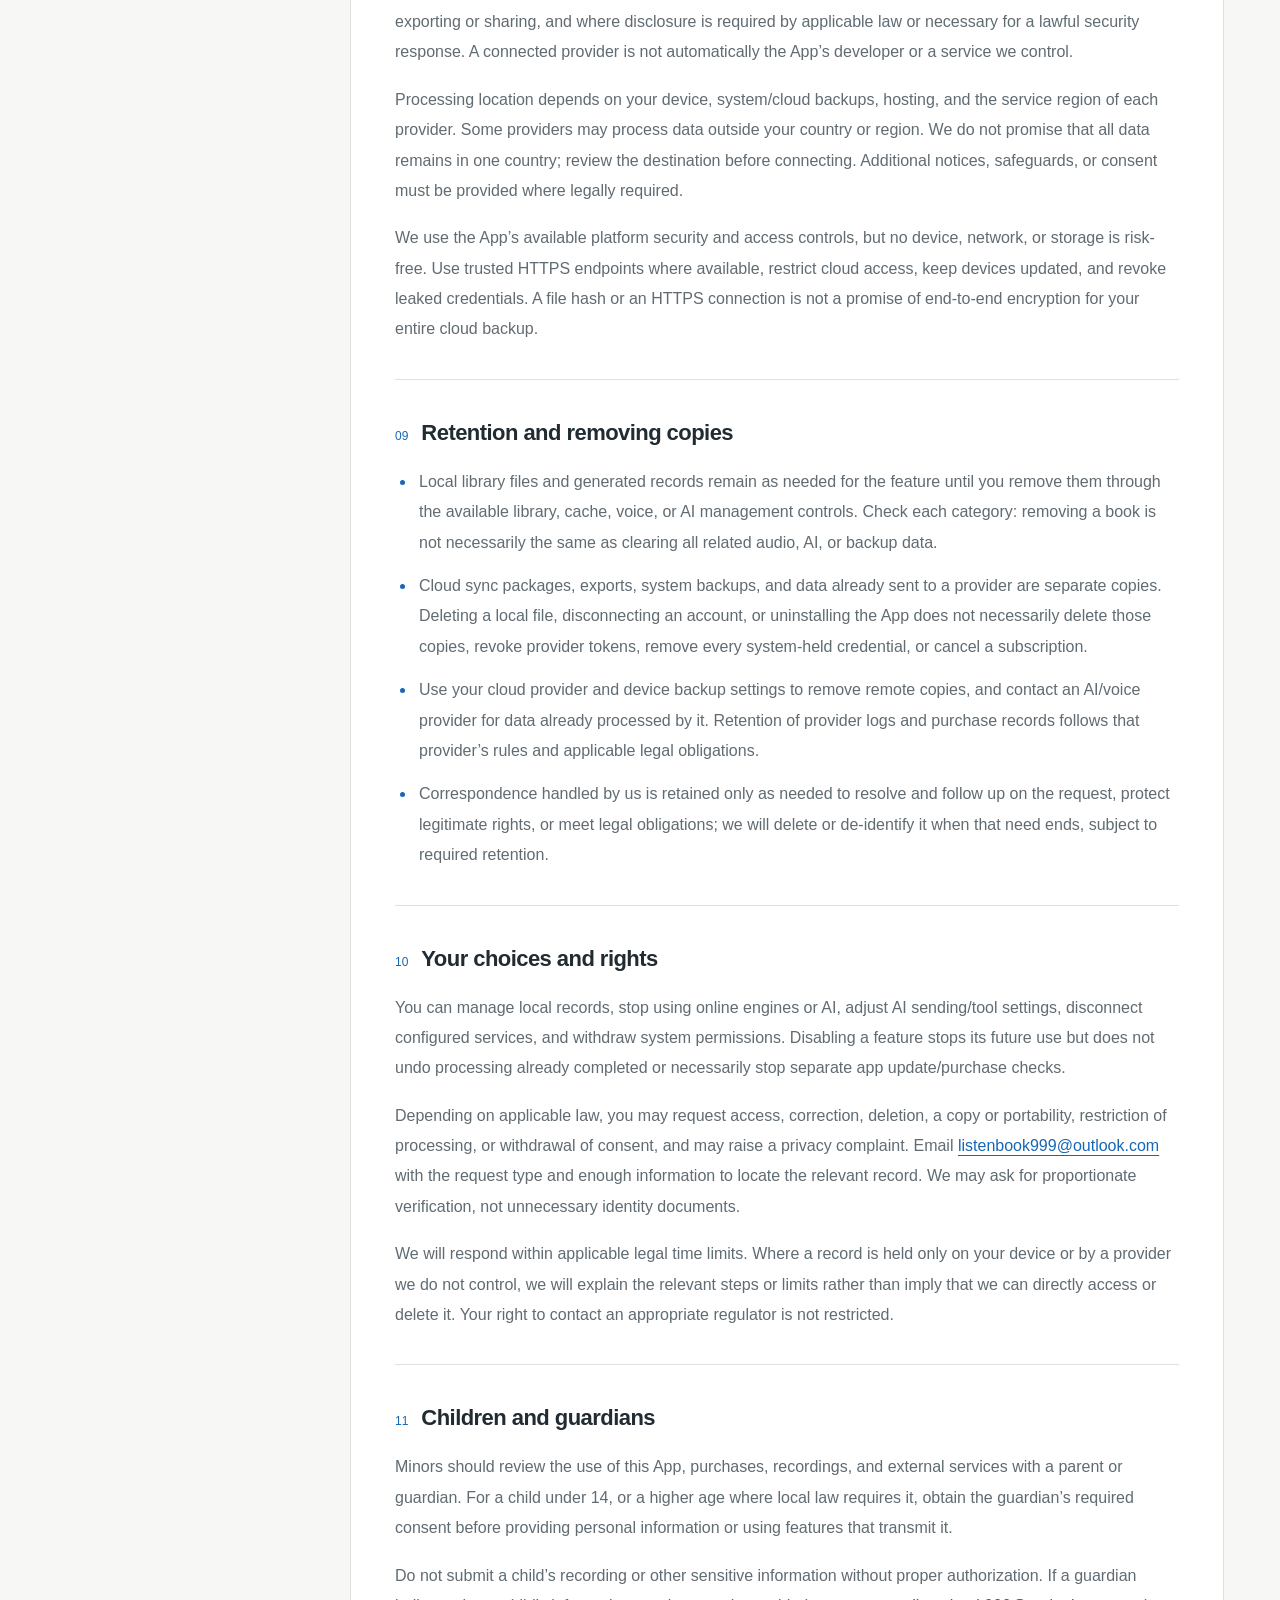
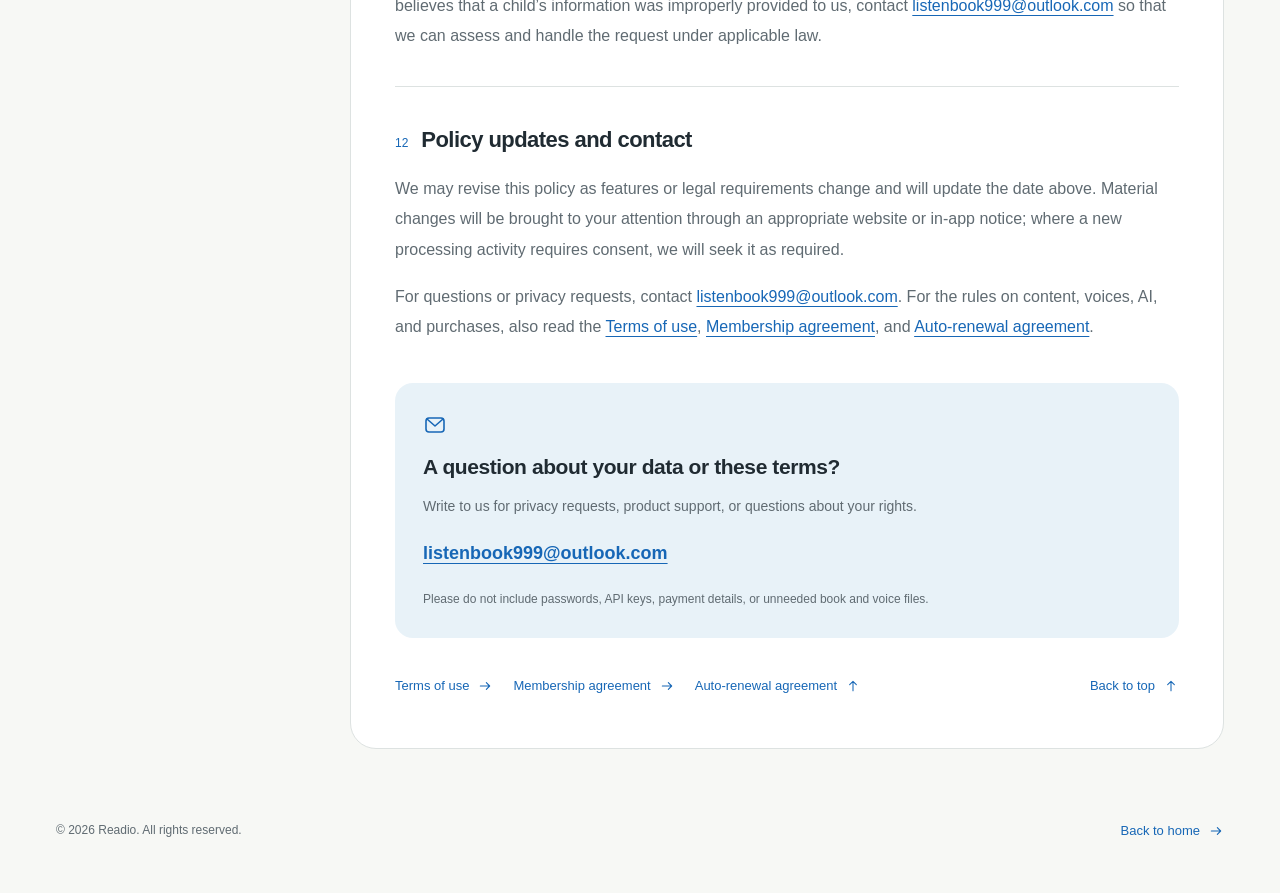
<file: privacy.html>
<!doctype html>
<html lang="en">
<head>
  <meta charset="utf-8">
  <meta name="viewport" content="width=device-width, initial-scale=1">
  <meta name="theme-color" content="#f7f8f5">
  <meta name="description" content="What stays on your device, when services connect, and how you stay in control." data-description-en="What stays on your device, when services connect, and how you stay in control." data-description-zh="哪些数据留在本机，何时会连接外部服务，以及你能如何管理它们。">
  <meta property="og:type" content="website">
  <meta property="og:title" content="Privacy policy — Readio">
  <meta property="og:description" content="What stays on your device, when services connect, and how you stay in control.">
  <meta property="og:locale" content="en_US">
  <title data-label-en="Privacy policy — Readio" data-label-zh="隐私政策 — 爱听书 Readio">Privacy policy — Readio</title>
  <link rel="icon" type="image/png" href="assets/favicon.png">
  <link rel="apple-touch-icon" href="assets/apple-touch-icon.png">
  <link rel="stylesheet" href="styles.css">
  <link rel="stylesheet" href="legal.css">
  <script src="language.js"></script>
  <script src="links.js"></script>
  <script src="site.config.js"></script>
  <script src="legal.js"></script>
</head>
<body class="legal-page" data-document="privacy">
  <a data-label-en="Skip to policy content" data-label-zh="跳转到政策正文" class="skip-link" href="#legal-content">Skip to policy content</a>
  <header class="site-header" id="top">
    <div class="container header-inner legal-header-inner">
      <a class="brand" href="index.html" data-home-link><img src="assets/app-icon.png" width="40" height="40" alt=""><span data-label-en="Readio" data-label-zh="爱听书">Readio</span></a>
      <div class="legal-header-actions">
        <a class="legal-home-link" href="index.html" data-home-link><svg class="icon" viewBox="0 0 24 24" fill="none" stroke="currentColor" stroke-width="1.6" stroke-linecap="round" stroke-linejoin="round" aria-hidden="true"><path d="M19 12H5m5-5-5 5 5 5"/></svg><span data-label-en="Back to home" data-label-zh="返回首页">Back to home</span></a>
        <div class="language-switch" role="group" aria-label="Language / 语言" hidden data-language-controls>
          <button type="button" data-language="zh" lang="zh-CN" aria-pressed="false">中文</button>
          <span aria-hidden="true">/</span>
          <button type="button" data-language="en" lang="en" aria-pressed="true">EN</button>
        </div>
      </div>
    </div>
  </header>
  <main class="container legal-main">
    <div class="legal-hero">
      <p data-label-en="YOUR LIBRARY. YOUR CHOICES." data-label-zh="你的书库，你的选择" class="eyebrow">YOUR LIBRARY. YOUR CHOICES.</p>
      <h1 data-label-en="Privacy policy" data-label-zh="隐私政策">Privacy policy</h1>
      <p data-label-en="What stays on your device, when services connect, and how you stay in control." data-label-zh="哪些数据留在本机，何时会连接外部服务，以及你能如何管理它们。" class="legal-description">What stays on your device, when services connect, and how you stay in control.</p>
      <div class="legal-meta"><span><span data-label-en="Last updated" data-label-zh="更新日期">Last updated</span> <span aria-hidden="true">·</span> <time data-label-en="October 12, 2026" data-label-zh="2026 年 10 月 12 日" datetime="2026-10-12">October 12, 2026</time></span><span data-label-en="App &amp; website" data-label-zh="适用于 App 与官网" class="legal-scope">App &amp; website</span></div>
    </div>
    <nav class="legal-tabs" aria-label="Legal documents" data-aria-en="Legal documents" data-aria-zh="法律与政策">
      <a data-config-link="privacyURL" href="privacy.html" aria-current="page"><span data-label-en="Privacy policy" data-label-zh="隐私政策">Privacy policy</span></a>
      <a data-config-link="termsURL" href="terms.html"><span data-label-en="Terms of use" data-label-zh="使用条款">Terms of use</span></a>
      <a data-config-link="membershipURL" href="membership-agreement.html"><span data-label-en="Membership agreement" data-label-zh="会员服务协议">Membership agreement</span></a>
      <a data-config-link="autoRenewalURL" href="auto-renewal-agreement.html"><span data-label-en="Auto-renewal agreement" data-label-zh="自动续费协议">Auto-renewal agreement</span></a>
    </nav>
    <ul class="legal-highlights">
      <li><span class="legal-highlight-icon"><svg class="icon" viewBox="0 0 24 24" fill="none" stroke="currentColor" stroke-width="1.6" stroke-linecap="round" stroke-linejoin="round" aria-hidden="true"><path d="M12 6c-3-2-6-2-9-1v15c3-1 6-1 9 1 3-2 6-2 9-1V5c-3-1-6-1-9 1Zm0 0v15"/></svg></span><div><h2 data-label-en="Start on your device" data-label-zh="从本机书库开始">Start on your device</h2><p data-label-en="Your imported library, reading progress, and many settings are managed locally." data-label-zh="导入的书籍、阅读进度和多项偏好设置，在你的设备上管理。">Your imported library, reading progress, and many settings are managed locally.</p></div></li>
      <li><span class="legal-highlight-icon"><svg class="icon" viewBox="0 0 24 24" fill="none" stroke="currentColor" stroke-width="1.6" stroke-linecap="round" stroke-linejoin="round" aria-hidden="true"><path d="M7 19a5 5 0 1 1 .7-10A6 6 0 0 1 19 10a4.5 4.5 0 0 1-.5 9Z"/></svg></span><div><h2 data-label-en="Know each connection" data-label-zh="了解每一次连接">Know each connection</h2><p data-label-en="Online features send relevant data to their providers. App checks can also make network requests." data-label-zh="联网功能会向对应服务发送所需数据；应用检查也可能发起网络请求。">Online features send relevant data to their providers. App checks can also make network requests.</p></div></li>
      <li><span class="legal-highlight-icon"><svg class="icon" viewBox="0 0 24 24" fill="none" stroke="currentColor" stroke-width="1.6" stroke-linecap="round" stroke-linejoin="round" aria-hidden="true"><path d="M4 7h4m4 0h8M4 17h8m4 0h4"/><circle cx="10" cy="7" r="2"/><circle cx="14" cy="17" r="2"/></svg></span><div><h2 data-label-en="Keep your choices clear" data-label-zh="保留清楚的选择">Keep your choices clear</h2><p data-label-en="Manage permissions, connected services, local records, and cloud copies separately." data-label-zh="权限、已连接服务、本地记录与云端副本，需要分别管理。">Manage permissions, connected services, local records, and cloud copies separately.</p></div></li>
    </ul>
    <noscript><p class="legal-nojs">JavaScript is off. Both English and Chinese text are available below; document links and the contents list still work.<br><span lang="zh-CN">JavaScript 已关闭，下方同时展示中英文正文；页面链接与章节目录仍可使用。</span></p></noscript>
    <div class="legal-layout">
      <aside class="legal-sidebar">
        <details class="legal-toc" open>
          <summary><span data-label-en="On this page" data-label-zh="本页目录">On this page</span><svg class="icon" viewBox="0 0 24 24" fill="none" stroke="currentColor" stroke-width="1.6" stroke-linecap="round" stroke-linejoin="round" aria-hidden="true"><path d="m6 9 6 6 6-6"/></svg></summary>
          <nav aria-label="Document sections" data-aria-en="Document sections" data-aria-zh="文档章节">
            <ol><li><a href="#scope"><span class="toc-number" aria-hidden="true">01</span><span data-label-en="Scope and who we are" data-label-zh="适用范围与我们的角色">Scope and who we are</span></a></li><li><a href="#local-data"><span class="toc-number" aria-hidden="true">02</span><span data-label-en="Your library and on-device data" data-label-zh="书库与本机数据">Your library and on-device data</span></a></li><li><a href="#connections"><span class="toc-number" aria-hidden="true">03</span><span data-label-en="Cloud, imports, and online speech" data-label-zh="云服务、导入与网络语音">Cloud, imports, and online speech</span></a></li><li><a href="#reading-ai"><span class="toc-number" aria-hidden="true">04</span><span data-label-en="Reading AI and external models" data-label-zh="阅读 AI 与外部模型">Reading AI and external models</span></a></li><li><a href="#voice-permissions"><span class="toc-number" aria-hidden="true">05</span><span data-label-en="Voice references and permissions" data-label-zh="参考声音与系统权限">Voice references and permissions</span></a></li><li><a href="#purchases-checks"><span class="toc-number" aria-hidden="true">06</span><span data-label-en="Purchases and app checks" data-label-zh="购买与应用检查">Purchases and app checks</span></a></li><li><a href="#website-contact"><span class="toc-number" aria-hidden="true">07</span><span data-label-en="Website and email contact" data-label-zh="官网与邮件联系">Website and email contact</span></a></li><li><a href="#security-sharing"><span class="toc-number" aria-hidden="true">08</span><span data-label-en="Recipients, location, and security" data-label-zh="接收方、处理地区与安全">Recipients, location, and security</span></a></li><li><a href="#retention"><span class="toc-number" aria-hidden="true">09</span><span data-label-en="Retention and removing copies" data-label-zh="保存期限与副本删除">Retention and removing copies</span></a></li><li><a href="#your-choices"><span class="toc-number" aria-hidden="true">10</span><span data-label-en="Your choices and rights" data-label-zh="你的选择与权利">Your choices and rights</span></a></li><li><a href="#children"><span class="toc-number" aria-hidden="true">11</span><span data-label-en="Children and guardians" data-label-zh="未成年人及监护人">Children and guardians</span></a></li><li><a href="#updates-contact"><span class="toc-number" aria-hidden="true">12</span><span data-label-en="Policy updates and contact" data-label-zh="政策更新与联系">Policy updates and contact</span></a></li></ol>
          </nav>
        </details>
      </aside>
      <article class="legal-article" id="legal-content" tabindex="-1">
        <p class="legal-intro"><span data-legal-lang="en" lang="en">Local-first does not mean never online. This policy separates on-device data from the information needed by cloud, voice, AI, purchase, and hosting services.</span><span data-legal-lang="zh" lang="zh-CN">本地优先，不等于从不联网。我们将本机数据与云服务、语音、AI、购买及托管服务所需的信息分开说明，帮助你做出知情选择。</span></p>
        <section class="legal-section" id="scope" tabindex="-1">
          <div class="legal-section-heading"><span class="legal-section-number" aria-hidden="true">01</span><h2><span data-legal-lang="en" lang="en">Scope and who we are</span><span data-legal-lang="zh" lang="zh-CN">适用范围与我们的角色</span></h2></div>
          <div class="legal-copy" data-legal-lang="en" lang="en"><p>This policy applies to 爱听书 / Readio (the “App”) and its official website. “We” refers to the App’s developer and maintainer. Contact us at <a data-config-link="supportEmail" href="mailto:listenbook999@outlook.com" data-show-email>listenbook999@outlook.com</a> about the processing described here.</p>
<p>Readio is a tool for importing, managing, reading, and listening to books you are entitled to use, with optional cloud, voice, and AI features. It is not a built-in licensed book catalog. Third-party services you connect have their own privacy terms.</p>
<p>We explain processing by purpose below. Where applicable law requires consent, a separate choice, or permission for a particular feature, that requirement is not replaced merely by your viewing this policy.</p></div>
          <div class="legal-copy" data-legal-lang="zh" lang="zh-CN"><p>本政策适用于爱听书 / Readio（下称“App”）及其官方网站。“我们”指 App 的开发与维护方。有关本政策所述信息处理的问题，可通过 <a data-config-link="supportEmail" href="mailto:listenbook999@outlook.com" data-show-email>listenbook999@outlook.com</a> 联系我们。</p>
<p>爱听书是用于导入、管理、阅读和收听你有权使用的书籍的工具，并提供可选的云服务、语音与 AI 功能；它不是内置正版书籍内容库。你连接的第三方服务另有各自的隐私规则。</p>
<p>下文按用途说明数据处理。对于依法需要同意、单独选择或系统授权的功能，不会仅因你浏览本政策就视为已经取得相应授权。</p></div>
        </section>
        <section class="legal-section" id="local-data" tabindex="-1">
          <div class="legal-section-heading"><span class="legal-section-number" aria-hidden="true">02</span><h2><span data-legal-lang="en" lang="en">Your library and on-device data</span><span data-legal-lang="zh" lang="zh-CN">书库与本机数据</span></h2></div>
          <div class="legal-copy" data-legal-lang="en" lang="en"><p>To provide reading and listening, the App keeps data such as imported files, book metadata and covers, bookmarks, reading positions, reading statistics, settings, and downloaded or generated audio caches on your device. Which records exist depends on the features you use.</p>
<p>Voice profiles may contain reference recordings, reference text, voice parameters, and local model resources. Reading AI can create local conversations, summaries, retrieval indexes, and memory records.</p>
<p>Service addresses, account authorization information, and API credentials that you configure are used to connect to the corresponding services. Protect your device and any exported configuration or backup. “Stored locally” does not mean that a system backup or a sync you enable can never copy that data elsewhere.</p></div>
          <div class="legal-copy" data-legal-lang="zh" lang="zh-CN"><p>为提供阅读与听书功能，App 会在设备上保存导入的文件、书籍信息与封面、书签、阅读位置、阅读统计、偏好设置以及下载或生成的音频缓存等数据。实际产生的记录取决于你使用的功能。</p>
<p>声音配置可能包含参考录音、参考文本、声音参数及本地模型资源。阅读 AI 可能生成本地对话、摘要、检索索引和记忆记录。</p>
<p>你配置的服务地址、账户授权信息与 API 凭证用于连接相应服务。请保护设备以及导出的配置或备份。“保存在本机”不代表系统备份或你启用的同步永远不会将相应数据复制到其他位置。</p></div>
        </section>
        <section class="legal-section" id="connections" tabindex="-1">
          <div class="legal-section-heading"><span class="legal-section-number" aria-hidden="true">03</span><h2><span data-legal-lang="en" lang="en">Cloud, imports, and online speech</span><span data-legal-lang="zh" lang="zh-CN">云服务、导入与网络语音</span></h2></div>
          <div class="legal-copy" data-legal-lang="en" lang="en"><dl class="legal-points"><div><dt>Files and remote sources</dt><dd>Importing from Files/iCloud Drive, direct URLs, WebDAV, OPDS, S3, or a supported cloud provider requires access to the selected files or service. That provider may receive authentication details, file paths, search or listing requests, and download requests. Remote or partial-book access can continue requesting content while you read.</dd></div><div><dt>Cloud synchronization</dt><dd>When you enable or run sync to iCloud, WebDAV, or S3, the sync package can include book files, titles, progress, voice settings, and, depending on the options, reference recordings and audio caches. Review the sync options before enabling it, especially those involving another person’s voice. Cloud copies follow the selected provider’s storage and access controls.</dd></div><div><dt>Network TTS and plugins</dt><dd>Online speech synthesis sends the text to be spoken and necessary voice/request settings to the engine or endpoint being used. A plugin or custom endpoint may involve its own provider. System speech and local models have different resource and network requirements; not every voice is offline.</dd></div><div><dt>Local Wi-Fi transfer</dt><dd>File transfer makes a local service available to devices that can reach it on the network. Use a trusted private network, check the address and recipient, and stop the transfer service when finished.</dd></div></dl>
<p>Check the operator, destination, privacy policy, and permissions of each service before connecting. Where you use Microsoft’s services, see <a href="https://privacy.microsoft.com/privacystatement" target="_blank" rel="noopener noreferrer">Microsoft Privacy Statement</a>. User-defined endpoints are not all operated or reviewed by us.</p></div>
          <div class="legal-copy" data-legal-lang="zh" lang="zh-CN"><dl class="legal-points"><div><dt>文件与远程来源</dt><dd>从“文件”/iCloud Drive、直链、WebDAV、OPDS、S3 或受支持云盘导入时，需要访问你选定的文件或服务。对应服务可能接收鉴权信息、文件路径、搜索或目录请求及下载请求。远程或部分下载的书籍在阅读过程中仍可能继续请求内容。</dd></div><div><dt>云同步</dt><dd>启用或执行 iCloud、WebDAV 或 S3 同步时，同步包可能包含书籍文件、书名、进度、声音设置，并根据选项包含参考录音与音频缓存。启用前请检查同步选项，尤其是涉及他人声音的内容。云端副本受所选服务的存储和访问规则约束。</dd></div><div><dt>网络 TTS 与插件</dt><dd>在线语音合成会将待朗读文本及必要的声音、请求设置发送给实际使用的引擎或接口。插件和自定义接口可能涉及其各自的服务商。系统语音和本地模型的资源、联网需求不同，并非所有声音都能离线使用。</dd></div><div><dt>局域网 Wi-Fi 传输</dt><dd>文件传输会向可访问该地址的局域网设备开放本地服务。请使用可信的私人网络，核对地址与接收方，并在完成后关闭传输服务。</dd></div></dl>
<p>连接前请了解对应服务的运营方、请求目标、隐私政策与权限。使用 Microsoft 服务时，可查阅 <a href="https://privacy.microsoft.com/privacystatement" target="_blank" rel="noopener noreferrer">Microsoft 隐私声明</a>。用户自定义接口并非都由我们运营或审核。</p></div>
        </section>
        <section class="legal-section" id="reading-ai" tabindex="-1">
          <div class="legal-section-heading"><span class="legal-section-number" aria-hidden="true">04</span><h2><span data-legal-lang="en" lang="en">Reading AI and external models</span><span data-legal-lang="zh" lang="zh-CN">阅读 AI 与外部模型</span></h2></div>
          <div class="legal-copy" data-legal-lang="en" lang="en"><p>When you use book questions, chapter summaries, character analysis, role identification, or similar AI features, the App may send your question, relevant book excerpts, selected context, retrieved material, memory, and necessary tool results to the AI service you configure. The scope depends on the task and your settings.</p>
<p>Local retrieval indexes do not by themselves mean every AI request stays local. If you enable remote embeddings, chapter excerpts may be sent to the embedding service. Enabled external tools may also contact their configured servers and receive the arguments needed for the tool call.</p>
<p>Use the App’s sending-scope, tool-permission, index/memory, and usage controls to limit processing. Avoid sending sensitive or unauthorized material. The selected provider’s terms determine its retention, training use, region, and deletion process; we cannot promise that every external provider follows the same rules.</p></div>
          <div class="legal-copy" data-legal-lang="zh" lang="zh-CN"><p>使用随书问答、章节摘要、人物分析、角色识别等 AI 功能时，App 可能将你的问题、相关书籍片段、选定的上下文、检索资料、记忆及必要的工具结果发送给你配置的 AI 服务。发送范围取决于任务与设置。</p>
<p>本地检索索引不代表所有 AI 请求都在本机完成。启用远程向量服务时，章节片段可能被发送给对应服务；启用的外部工具也可能连接所配置的服务器，并接收调用所需参数。</p>
<p>你可以使用 App 中的发送范围、工具权限、索引与记忆、用量等设置限制处理。请避免发送敏感或未经授权的资料。服务商对数据的保留、训练用途、处理地区与删除方式，由其规则决定；我们不能保证所有外部服务采用相同政策。</p></div>
        </section>
        <section class="legal-section" id="voice-permissions" tabindex="-1">
          <div class="legal-section-heading"><span class="legal-section-number" aria-hidden="true">05</span><h2><span data-legal-lang="en" lang="en">Voice references and permissions</span><span data-legal-lang="zh" lang="zh-CN">参考声音与系统权限</span></h2></div>
          <div class="legal-copy" data-legal-lang="en" lang="en"><dl class="legal-points"><div><dt>Microphone and voice files</dt><dd>Microphone access is requested when recording a voice reference. You may also import a recording and its reference text. Local voice cloning uses reference material and local model resources on the device; model downloads make network requests. Recordings may leave the device if you include them in cloud sync, export, or sharing.</dd></div><div><dt>Speech recognition</dt><dd>If you ask the App to transcribe reference audio, it requests speech-recognition authorization. It requires on-device recognition where the system reports support; otherwise Apple’s recognition service may process audio over the network. Review <a href="https://www.apple.com/legal/privacy/" target="_blank" rel="noopener noreferrer">Apple Privacy Policy</a> and the system permission prompt.</dd></div><div><dt>Files and local network</dt><dd>File selection, cloud authorization, and local-network functions require access appropriate to the action. The operating system may ask for permission. You can refuse or revoke permissions in system settings; the associated feature may then be unavailable. Ordinary text reading does not require recording your voice.</dd></div></dl>
<p>Only supply recordings and voices you have the right and any required consent to use. A recording can contain personal or sensitive information about the speaker; do not submit someone else’s recording without appropriate authorization.</p></div>
          <div class="legal-copy" data-legal-lang="zh" lang="zh-CN"><dl class="legal-points"><div><dt>麦克风与声音文件</dt><dd>录制参考声音时会申请麦克风权限；你也可以导入录音及参考文本。本地声音克隆在设备上使用参考资料和本地模型资源，模型下载会产生网络请求。将录音纳入云同步、导出或分享时，录音可能离开设备。</dd></div><div><dt>语音识别</dt><dd>让 App 转写参考录音时，会申请语音识别授权。系统报告支持本地识别时，App 要求在设备上识别；否则可能由 Apple 的识别服务通过网络处理音频。请同时查看 <a href="https://www.apple.com/legal/privacy/" target="_blank" rel="noopener noreferrer">Apple 隐私政策</a> 与系统权限提示。</dd></div><div><dt>文件与本地网络</dt><dd>文件选择、云账户授权及局域网功能需要与该操作相应的访问权限，操作系统可能弹出授权提示。你可以拒绝或在系统设置中撤回权限，相应功能可能因此无法使用。普通文本阅读不需要录制你的声音。</dd></div></dl>
<p>请仅提供你有权使用、且已取得必要同意的录音和声音。录音可能包含说话人的个人信息或敏感信息；未经适当授权，请勿提交他人的录音。</p></div>
        </section>
        <section class="legal-section" id="purchases-checks" tabindex="-1">
          <div class="legal-section-heading"><span class="legal-section-number" aria-hidden="true">06</span><h2><span data-legal-lang="en" lang="en">Purchases and app checks</span><span data-legal-lang="zh" lang="zh-CN">购买与应用检查</span></h2></div>
          <div class="legal-copy" data-legal-lang="en" lang="en"><p>App Store purchases and restores are processed through Apple’s StoreKit. The App verifies and caches entitlement information such as product and transaction identifiers, purchase/expiry dates, and revocation or refund status to determine access. Apple processes payment-account information; the App does not need your full payment-card details.</p>
<p>The App can automatically retrieve remote update/configuration and promotional information from configured GitLab/GitHub resources, including during its lifecycle checks. These requests expose normal connection information such as IP address, request time, and network headers to the hosting provider. The current configuration-file requests do not contain book text or reference recordings.</p>
<p>Other network requests, including model downloads, also reveal normal connection information to their destinations. Hosting and Apple’s processing are described in <a href="https://docs.github.com/en/site-policy/privacy-policies/github-general-privacy-statement" target="_blank" rel="noopener noreferrer">GitHub General Privacy Statement</a>, <a href="https://about.gitlab.com/privacy/" target="_blank" rel="noopener noreferrer">GitLab Privacy Statement</a>, and <a href="https://www.apple.com/legal/privacy/" target="_blank" rel="noopener noreferrer">Apple Privacy Policy</a>.</p></div>
          <div class="legal-copy" data-legal-lang="zh" lang="zh-CN"><p>App Store 购买与恢复购买通过 Apple StoreKit 处理。App 会验证并缓存产品与交易标识、购买和到期时间、撤销或退款状态等权益信息，以判断功能访问权限。支付账户资料由 Apple 处理，App 不需要你的完整银行卡信息。</p>
<p>App 会在生命周期检查等场景下，自动从已配置的 GitLab/GitHub 资源获取更新、配置及优惠相关信息。托管方会因此接触 IP 地址、请求时间、网络请求头等通常的连接信息。当前配置文件请求中不包含书籍正文或参考录音。</p>
<p>模型下载等其他联网请求，也会向其目标服务暴露通常的连接信息。可分别查阅 <a href="https://docs.github.com/en/site-policy/privacy-policies/github-general-privacy-statement" target="_blank" rel="noopener noreferrer">GitHub 隐私声明</a>、<a href="https://about.gitlab.com/privacy/" target="_blank" rel="noopener noreferrer">GitLab 隐私声明</a> 与 <a href="https://www.apple.com/legal/privacy/" target="_blank" rel="noopener noreferrer">Apple 隐私政策</a>，了解托管及 Apple 服务的数据处理规则。</p></div>
        </section>
        <section class="legal-section" id="website-contact" tabindex="-1">
          <div class="legal-section-heading"><span class="legal-section-number" aria-hidden="true">07</span><h2><span data-legal-lang="en" lang="en">Website and email contact</span><span data-legal-lang="zh" lang="zh-CN">官网与邮件联系</span></h2></div>
          <div class="legal-copy" data-legal-lang="en" lang="en"><p>This static website stores your manual language choice in your browser’s localStorage under “love-listen-books.language”. This is a preference, not a book upload. The current website does not embed third-party advertising, analytics scripts, or remote fonts. You can remove its stored preference by clearing this site’s browser data.</p>
<p>When the website is hosted on GitHub Pages, GitHub can process IP addresses and request information needed to deliver and secure the site. Its hosting logs are separate from the website’s language preference. See <a href="https://docs.github.com/en/site-policy/privacy-policies/github-general-privacy-statement" target="_blank" rel="noopener noreferrer">GitHub General Privacy Statement</a>.</p>
<p>If you email <a data-config-link="supportEmail" href="mailto:listenbook999@outlook.com" data-show-email>listenbook999@outlook.com</a>, your email address, message, and any attachments are processed to respond and follow up. Supply only what is needed. Email providers also process the message under their own policies; do not send passwords, API keys, full payment details, or unnecessary recordings and book files.</p></div>
          <div class="legal-copy" data-legal-lang="zh" lang="zh-CN"><p>本静态官网会使用浏览器 localStorage 中的“love-listen-books.language”记录你手动选择的语言。这是显示偏好，不是书籍上传。当前官网未嵌入第三方广告、统计追踪脚本或远程字体。清除此网站的浏览器数据即可移除该偏好。</p>
<p>官网部署于 GitHub Pages 时，GitHub 可能处理提供网站内容与安全保障所需的 IP 地址及请求信息。托管日志与官网保存的语言偏好是不同的数据处理。详情请见 <a href="https://docs.github.com/en/site-policy/privacy-policies/github-general-privacy-statement" target="_blank" rel="noopener noreferrer">GitHub 隐私声明</a>。</p>
<p>向 <a data-config-link="supportEmail" href="mailto:listenbook999@outlook.com" data-show-email>listenbook999@outlook.com</a> 发邮件时，你的邮箱地址、邮件正文及主动附上的附件会用于回复与跟进。请仅提供必要资料。邮件服务商也会依据其政策处理邮件；请勿发送密码、API 密钥、完整支付资料或不必要的录音、书籍文件。</p></div>
        </section>
        <section class="legal-section" id="security-sharing" tabindex="-1">
          <div class="legal-section-heading"><span class="legal-section-number" aria-hidden="true">08</span><h2><span data-legal-lang="en" lang="en">Recipients, location, and security</span><span data-legal-lang="zh" lang="zh-CN">接收方、处理地区与安全</span></h2></div>
          <div class="legal-copy" data-legal-lang="en" lang="en"><p>Data is provided to the services needed for the actions described above, to recipients you choose when exporting or sharing, and where disclosure is required by applicable law or necessary for a lawful security response. A connected provider is not automatically the App’s developer or a service we control.</p>
<p>Processing location depends on your device, system/cloud backups, hosting, and the service region of each provider. Some providers may process data outside your country or region. We do not promise that all data remains in one country; review the destination before connecting. Additional notices, safeguards, or consent must be provided where legally required.</p>
<p>We use the App’s available platform security and access controls, but no device, network, or storage is risk-free. Use trusted HTTPS endpoints where available, restrict cloud access, keep devices updated, and revoke leaked credentials. A file hash or an HTTPS connection is not a promise of end-to-end encryption for your entire cloud backup.</p></div>
          <div class="legal-copy" data-legal-lang="zh" lang="zh-CN"><p>数据会按上述功能需要提供给相应服务，在你导出或分享时提供给你选择的接收方，以及在适用法律要求或依法处置安全事件所必要的情况下提供。连接的服务商不当然等同于 App 开发方，也不一定受我们控制。</p>
<p>处理地区取决于你的设备、系统或云端备份、托管服务，以及各服务商的服务区域。部分服务可能在你所在国家或地区之外处理数据。我们不承诺所有数据都留在同一个国家；连接前请检查处理目标。依法需要时，应提供额外告知、保护措施或取得相应同意。</p>
<p>我们使用 App 可用的平台安全与访问控制机制，但设备、网络和存储均无法做到零风险。请优先使用可信的 HTTPS 接口、限制云存储权限、及时更新设备，并撤销泄露的凭证。文件校验值或 HTTPS 连接不代表整个云备份已具备端到端加密。</p></div>
        </section>
        <section class="legal-section" id="retention" tabindex="-1">
          <div class="legal-section-heading"><span class="legal-section-number" aria-hidden="true">09</span><h2><span data-legal-lang="en" lang="en">Retention and removing copies</span><span data-legal-lang="zh" lang="zh-CN">保存期限与副本删除</span></h2></div>
          <div class="legal-copy" data-legal-lang="en" lang="en"><ul><li>Local library files and generated records remain as needed for the feature until you remove them through the available library, cache, voice, or AI management controls. Check each category: removing a book is not necessarily the same as clearing all related audio, AI, or backup data.</li><li>Cloud sync packages, exports, system backups, and data already sent to a provider are separate copies. Deleting a local file, disconnecting an account, or uninstalling the App does not necessarily delete those copies, revoke provider tokens, remove every system-held credential, or cancel a subscription.</li><li>Use your cloud provider and device backup settings to remove remote copies, and contact an AI/voice provider for data already processed by it. Retention of provider logs and purchase records follows that provider’s rules and applicable legal obligations.</li><li>Correspondence handled by us is retained only as needed to resolve and follow up on the request, protect legitimate rights, or meet legal obligations; we will delete or de-identify it when that need ends, subject to required retention.</li></ul></div>
          <div class="legal-copy" data-legal-lang="zh" lang="zh-CN"><ul><li>本地书库文件与生成记录会按功能需要保存，直到你通过可用的书库、缓存、声音或 AI 管理入口移除。请逐项检查：删除一本书不一定等于清除全部相关音频、AI 记录或备份。</li><li>云同步包、导出文件、系统备份及已发送给服务商的数据属于不同副本。删除本地文件、断开账户或卸载 App，不一定会删除这些副本、撤销服务商令牌、移除全部系统保存的凭证，也不会自动取消订阅。</li><li>请在云服务与设备备份设置中删除远端副本；已由 AI 或语音服务处理的数据，请按该服务的流程申请删除。服务商日志和购买记录的保存受其规则与适用法律义务约束。</li><li>由我们处理的联系邮件，仅在解决与跟进请求、保护正当权益或履行法律义务所需的期限内保留；相关需要结束后，将删除或去标识化，但依法需要继续保留的除外。</li></ul></div>
        </section>
        <section class="legal-section" id="your-choices" tabindex="-1">
          <div class="legal-section-heading"><span class="legal-section-number" aria-hidden="true">10</span><h2><span data-legal-lang="en" lang="en">Your choices and rights</span><span data-legal-lang="zh" lang="zh-CN">你的选择与权利</span></h2></div>
          <div class="legal-copy" data-legal-lang="en" lang="en"><p>You can manage local records, stop using online engines or AI, adjust AI sending/tool settings, disconnect configured services, and withdraw system permissions. Disabling a feature stops its future use but does not undo processing already completed or necessarily stop separate app update/purchase checks.</p>
<p>Depending on applicable law, you may request access, correction, deletion, a copy or portability, restriction of processing, or withdrawal of consent, and may raise a privacy complaint. Email <a data-config-link="supportEmail" href="mailto:listenbook999@outlook.com" data-show-email>listenbook999@outlook.com</a> with the request type and enough information to locate the relevant record. We may ask for proportionate verification, not unnecessary identity documents.</p>
<p>We will respond within applicable legal time limits. Where a record is held only on your device or by a provider we do not control, we will explain the relevant steps or limits rather than imply that we can directly access or delete it. Your right to contact an appropriate regulator is not restricted.</p></div>
          <div class="legal-copy" data-legal-lang="zh" lang="zh-CN"><p>你可以管理本地记录、停用联网引擎或 AI、调整 AI 发送范围和工具权限、断开已配置服务，并撤回系统授权。停用功能会停止之后对该功能的使用，但不会撤销已完成的处理，也不一定停止独立的应用更新或购买检查。</p>
<p>在适用法律规定的范围内，你可以请求访问、更正、删除、获取副本或转移、限制处理、撤回同意，或提出隐私投诉。请向 <a data-config-link="supportEmail" href="mailto:listenbook999@outlook.com" data-show-email>listenbook999@outlook.com</a> 说明请求类型，并提供定位相关记录所需的信息。我们可能要求适当的核验，但不会要求与请求无关的身份证明。</p>
<p>我们会在适用法律要求的时限内回复。对于仅存于你的设备或我们无法控制的第三方的数据，会说明操作方式或限制，不会声称能够直接访问或删除。你向适当监管机构反映问题的权利不受限制。</p></div>
        </section>
        <section class="legal-section" id="children" tabindex="-1">
          <div class="legal-section-heading"><span class="legal-section-number" aria-hidden="true">11</span><h2><span data-legal-lang="en" lang="en">Children and guardians</span><span data-legal-lang="zh" lang="zh-CN">未成年人及监护人</span></h2></div>
          <div class="legal-copy" data-legal-lang="en" lang="en"><p>Minors should review the use of this App, purchases, recordings, and external services with a parent or guardian. For a child under 14, or a higher age where local law requires it, obtain the guardian’s required consent before providing personal information or using features that transmit it.</p>
<p>Do not submit a child’s recording or other sensitive information without proper authorization. If a guardian believes that a child’s information was improperly provided to us, contact <a data-config-link="supportEmail" href="mailto:listenbook999@outlook.com" data-show-email>listenbook999@outlook.com</a> so that we can assess and handle the request under applicable law.</p></div>
          <div class="legal-copy" data-legal-lang="zh" lang="zh-CN"><p>未成年人应在父母或其他监护人指导下了解 App 使用、购买、录音与外部服务。对于未满 14 周岁儿童，或当地法律规定的更高年龄范围，在提供个人信息或使用会传输这些信息的功能前，应取得法律要求的监护人同意。</p>
<p>未经适当授权，请勿提交儿童录音或其他敏感信息。监护人如认为儿童信息被不当提供给我们，可通过 <a data-config-link="supportEmail" href="mailto:listenbook999@outlook.com" data-show-email>listenbook999@outlook.com</a> 联系，以便依法核实和处理。</p></div>
        </section>
        <section class="legal-section" id="updates-contact" tabindex="-1">
          <div class="legal-section-heading"><span class="legal-section-number" aria-hidden="true">12</span><h2><span data-legal-lang="en" lang="en">Policy updates and contact</span><span data-legal-lang="zh" lang="zh-CN">政策更新与联系</span></h2></div>
          <div class="legal-copy" data-legal-lang="en" lang="en"><p>We may revise this policy as features or legal requirements change and will update the date above. Material changes will be brought to your attention through an appropriate website or in-app notice; where a new processing activity requires consent, we will seek it as required.</p>
<p>For questions or privacy requests, contact <a data-config-link="supportEmail" href="mailto:listenbook999@outlook.com" data-show-email>listenbook999@outlook.com</a>. For the rules on content, voices, AI, and purchases, also read the <a data-config-link="termsURL" href="terms.html?lang=en">Terms of use</a>, <a data-config-link="membershipURL" href="membership-agreement.html?lang=en">Membership agreement</a>, and <a data-config-link="autoRenewalURL" href="auto-renewal-agreement.html?lang=en">Auto-renewal agreement</a>.</p></div>
          <div class="legal-copy" data-legal-lang="zh" lang="zh-CN"><p>我们可能因功能或法律要求变化修订本政策，并更新页首日期。对于重大变化，会通过适当的官网或 App 内提示予以告知；新的处理活动依法需要同意时，将按要求取得同意。</p>
<p>政策疑问或隐私请求，请联系 <a data-config-link="supportEmail" href="mailto:listenbook999@outlook.com" data-show-email>listenbook999@outlook.com</a>。关于内容、声音、AI 及购买的使用规则，请同时阅读 <a data-config-link="termsURL" href="terms.html?lang=zh">使用条款</a>、<a data-config-link="membershipURL" href="membership-agreement.html?lang=zh">会员服务协议</a> 与 <a data-config-link="autoRenewalURL" href="auto-renewal-agreement.html?lang=zh">自动续费协议</a>。</p></div>
        </section>
        <div class="legal-contact">
          <span class="legal-contact-icon"><svg class="icon" viewBox="0 0 24 24" fill="none" stroke="currentColor" stroke-width="1.6" stroke-linecap="round" stroke-linejoin="round" aria-hidden="true"><rect x="3" y="5" width="18" height="14" rx="3"/><path d="m4 6 8 7 8-7"/></svg></span>
          <h2 data-label-en="A question about your data or these terms?" data-label-zh="关于隐私或条款，还有疑问？">A question about your data or these terms?</h2>
          <p data-label-en="Write to us for privacy requests, product support, or questions about your rights." data-label-zh="隐私请求、产品支持或权利相关问题，都可以通过邮件与我们联系。">Write to us for privacy requests, product support, or questions about your rights.</p>
          <a data-config-link="supportEmail" href="mailto:listenbook999@outlook.com" class="legal-email" data-show-email>listenbook999@outlook.com</a>
          <p data-label-en="Please do not include passwords, API keys, payment details, or unneeded book and voice files." data-label-zh="请勿发送密码、API 密钥、支付资料，或与问题无关的书籍和录音文件。" class="legal-email-note">Please do not include passwords, API keys, payment details, or unneeded book and voice files.</p>
        </div>
        <div class="legal-related"><div class="legal-related-docs"><a data-config-link="termsURL" href="terms.html"><span data-label-en="Terms of use" data-label-zh="使用条款">Terms of use</span><svg class="icon" viewBox="0 0 24 24" fill="none" stroke="currentColor" stroke-width="1.6" stroke-linecap="round" stroke-linejoin="round" aria-hidden="true"><path d="M5 12h14m-5-5 5 5-5 5"/></svg></a><a data-config-link="membershipURL" href="membership-agreement.html"><span data-label-en="Membership agreement" data-label-zh="会员服务协议">Membership agreement</span><svg class="icon" viewBox="0 0 24 24" fill="none" stroke="currentColor" stroke-width="1.6" stroke-linecap="round" stroke-linejoin="round" aria-hidden="true"><path d="M5 12h14m-5-5 5 5-5 5"/></svg></a><a data-config-link="autoRenewalURL" href="auto-renewal-agreement.html"><span data-label-en="Auto-renewal agreement" data-label-zh="自动续费协议">Auto-renewal agreement</span><svg class="icon" viewBox="0 0 24 24" fill="none" stroke="currentColor" stroke-width="1.6" stroke-linecap="round" stroke-linejoin="round" aria-hidden="true"><path d="M5 12h14m-5-5 5 5-5 5"/></svg></a></div><a href="#top"><span data-label-en="Back to top" data-label-zh="回到顶部">Back to top</span><svg class="icon" viewBox="0 0 24 24" fill="none" stroke="currentColor" stroke-width="1.6" stroke-linecap="round" stroke-linejoin="round" aria-hidden="true"><path d="M5 12h14m-5-5 5 5-5 5"/></svg></a></div>
      </article>
    </div>
  </main>
  <footer class="container legal-footer">
    <span>© <span data-copyright-year>2026</span> <span data-label-en="Readio. All rights reserved." data-label-zh="爱听书 Readio. 保留所有权利。">Readio. All rights reserved.</span></span>
    <a href="index.html" data-home-link><span data-label-en="Back to home" data-label-zh="返回首页">Back to home</span><svg class="icon" viewBox="0 0 24 24" fill="none" stroke="currentColor" stroke-width="1.6" stroke-linecap="round" stroke-linejoin="round" aria-hidden="true"><path d="M5 12h14m-5-5 5 5-5 5"/></svg></a>
  </footer>
</body>
</html>
</file>
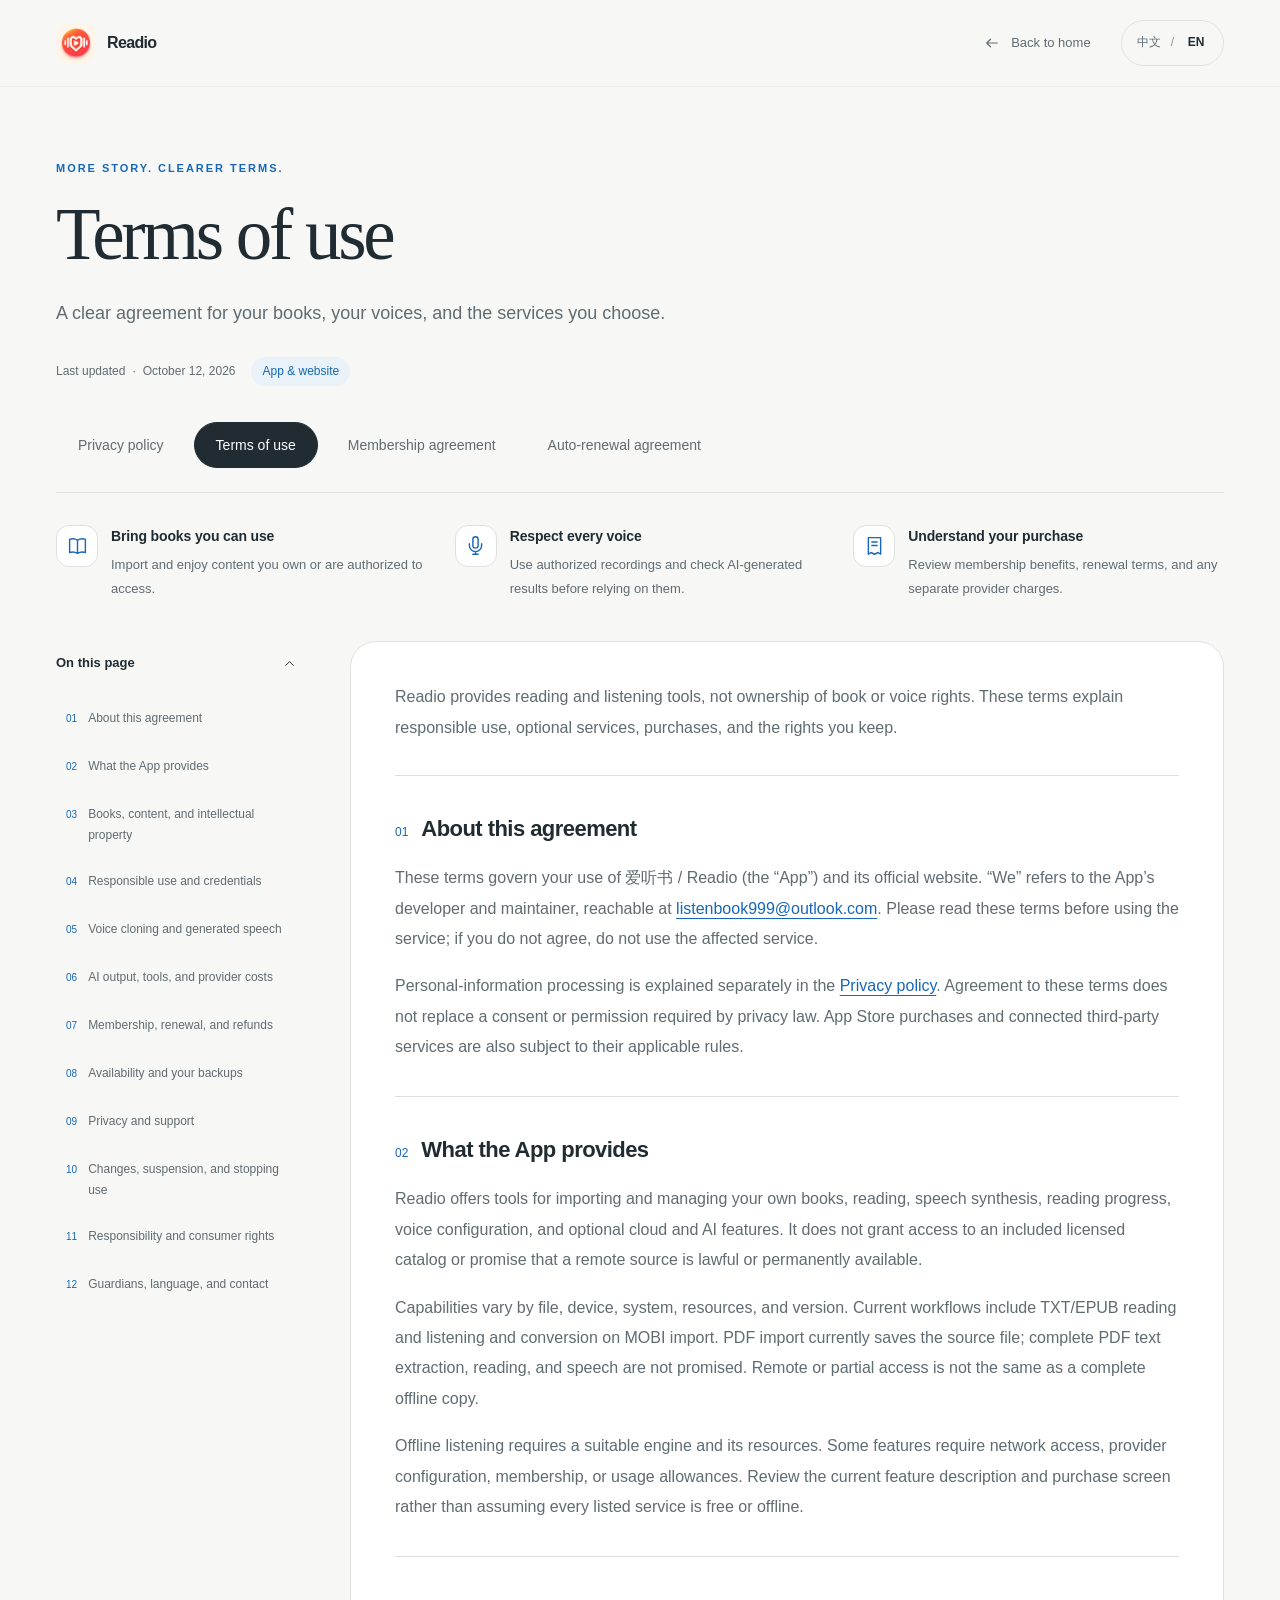
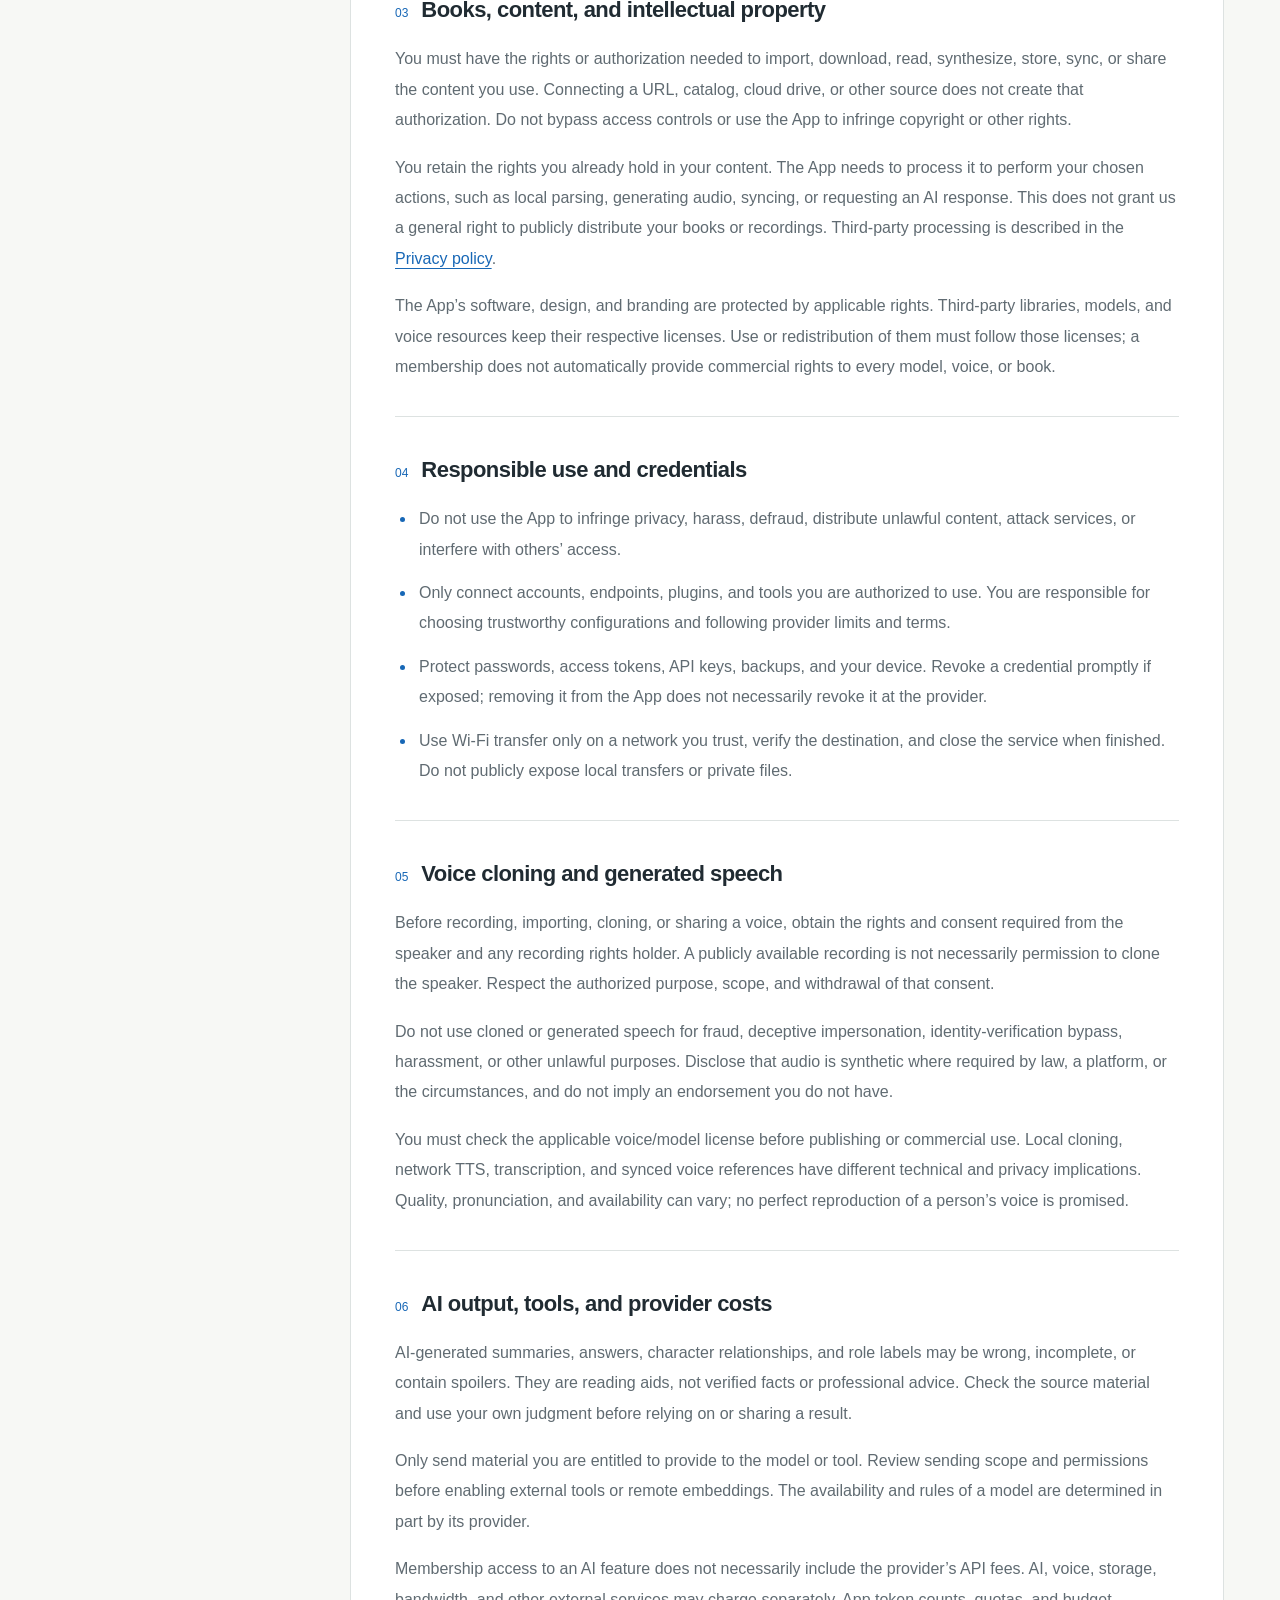
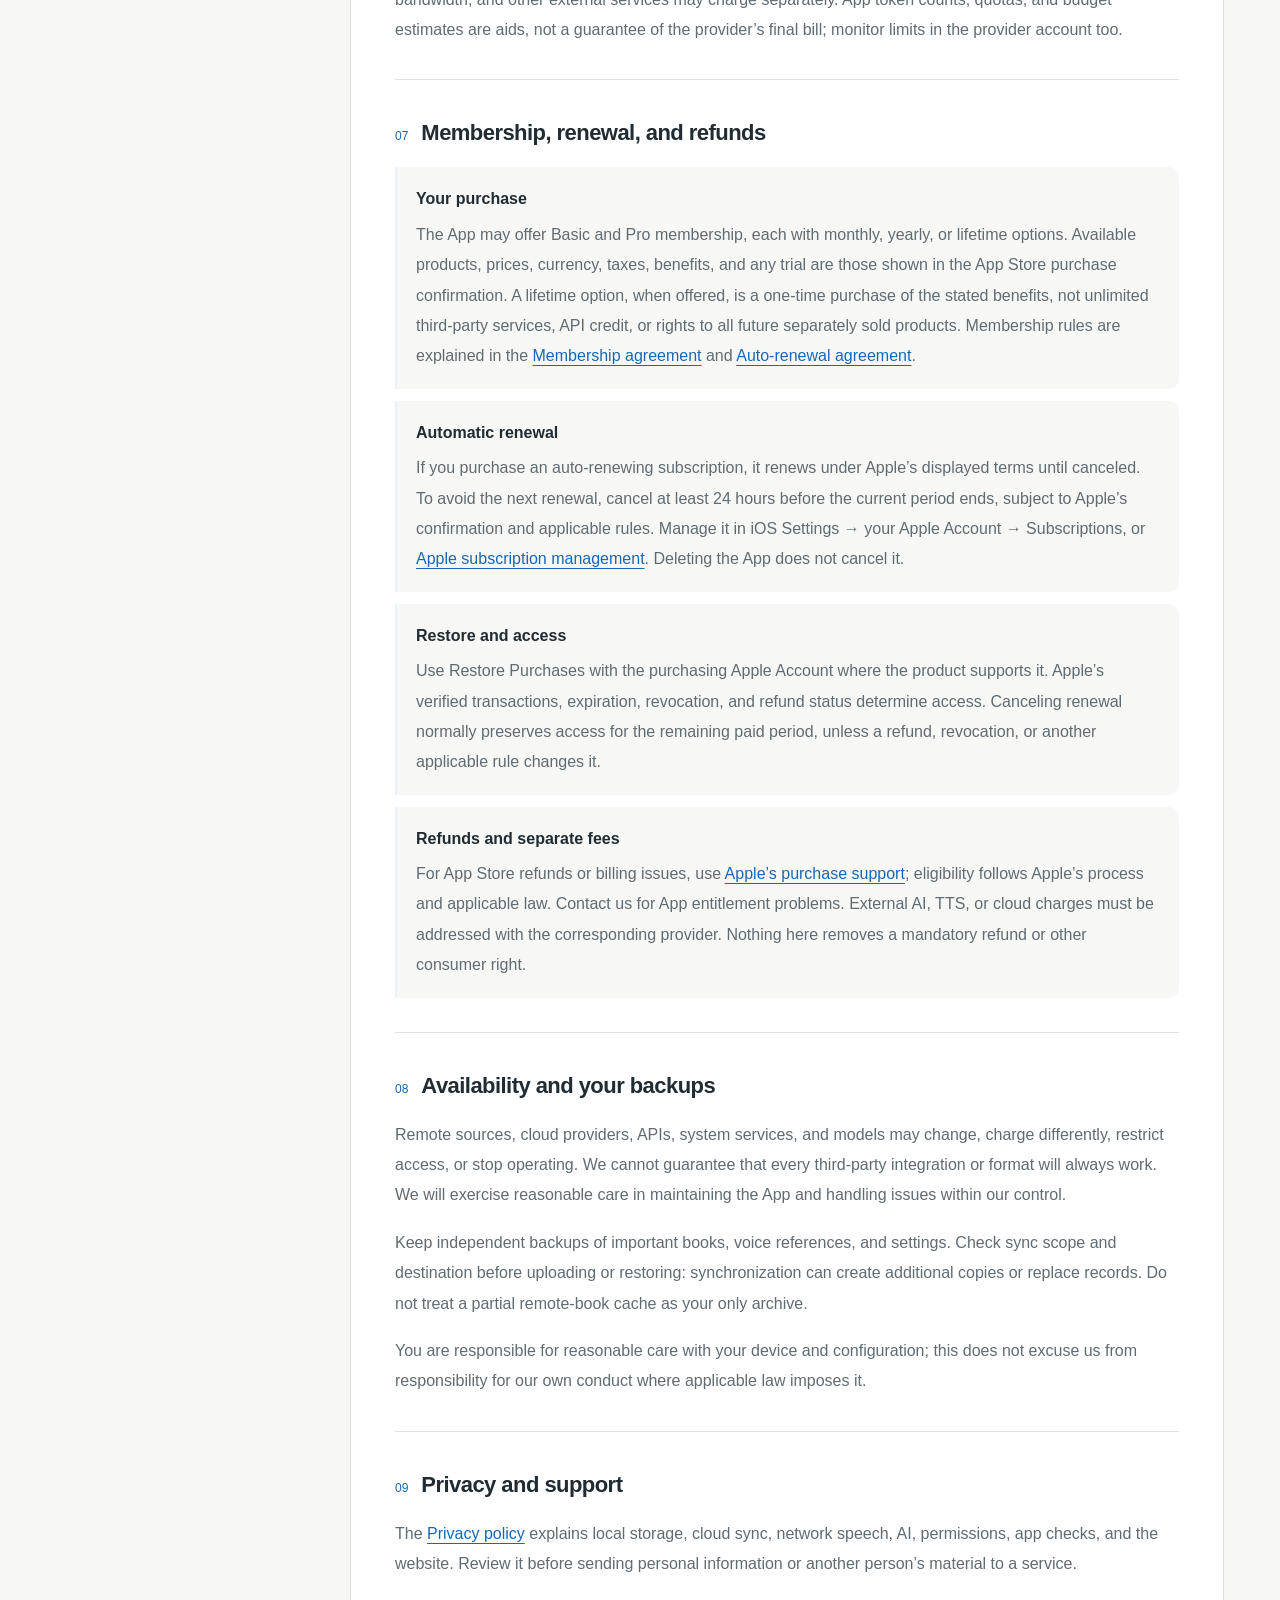
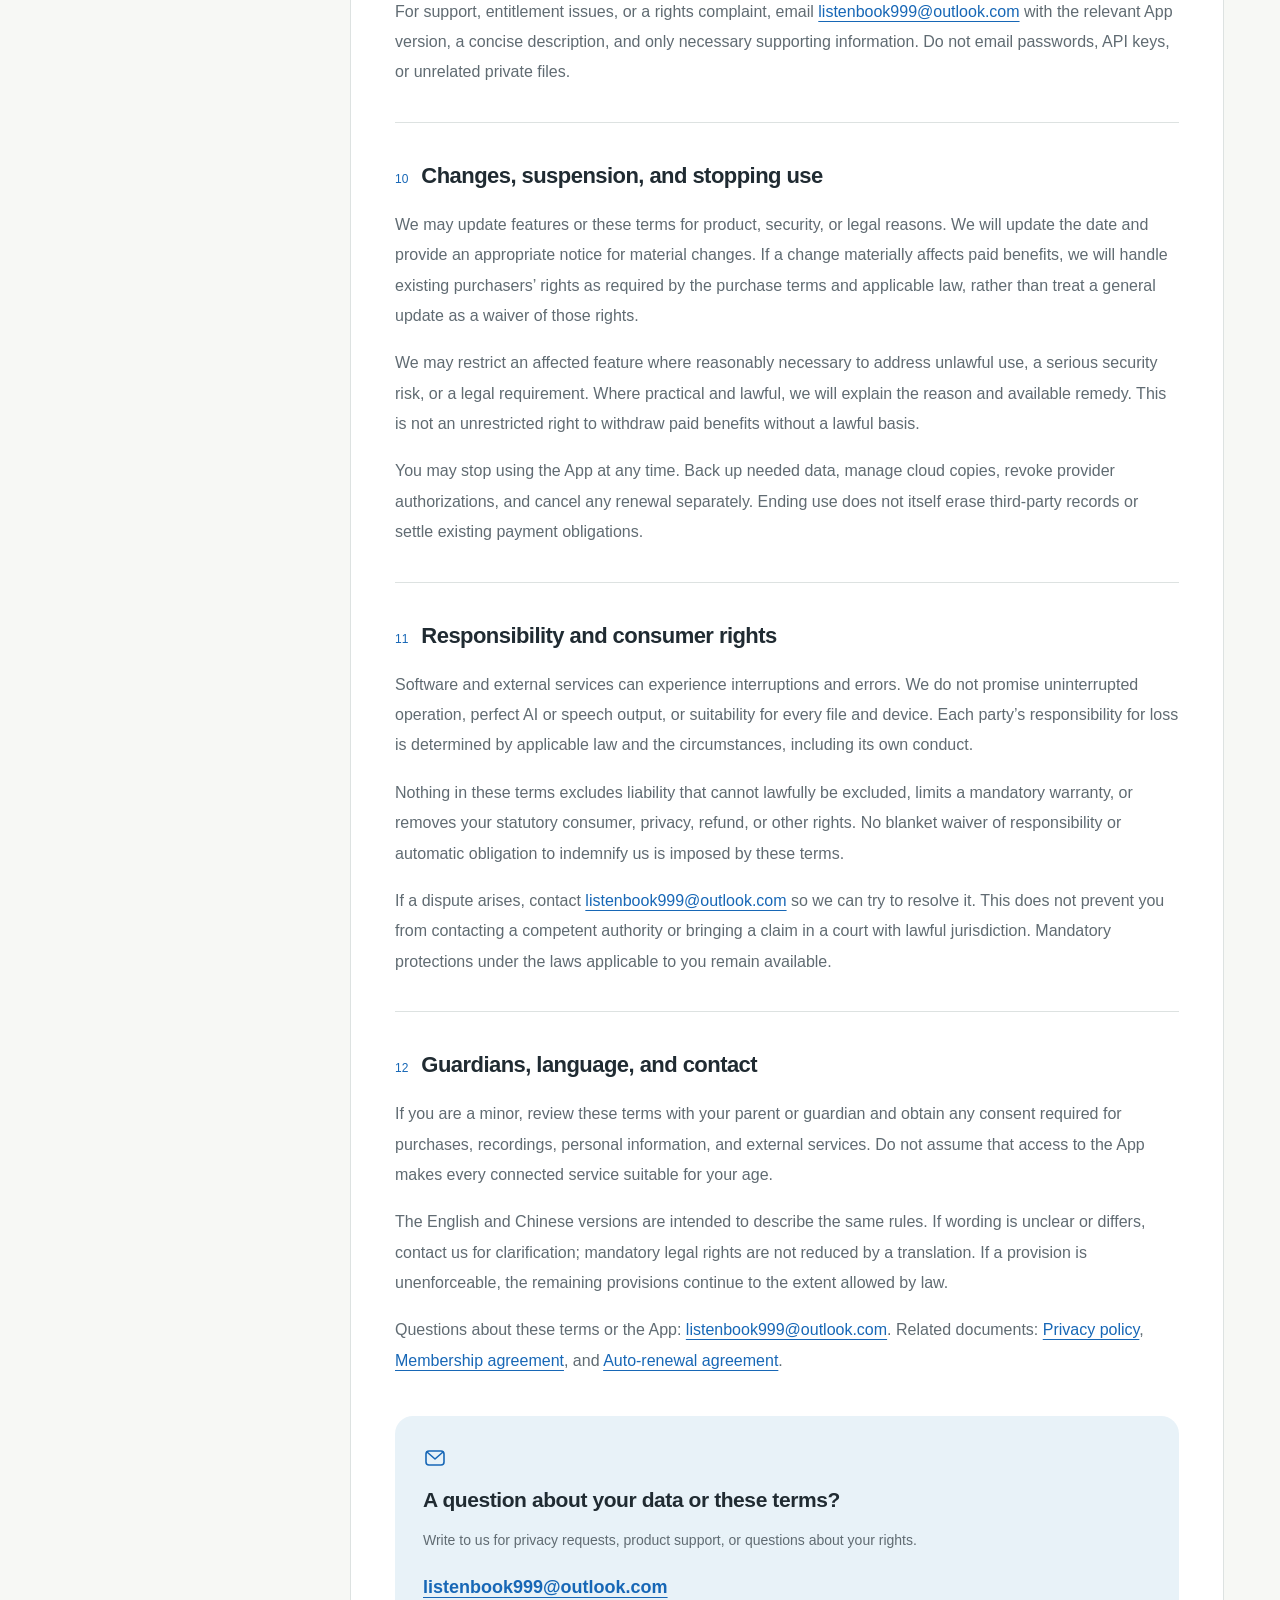
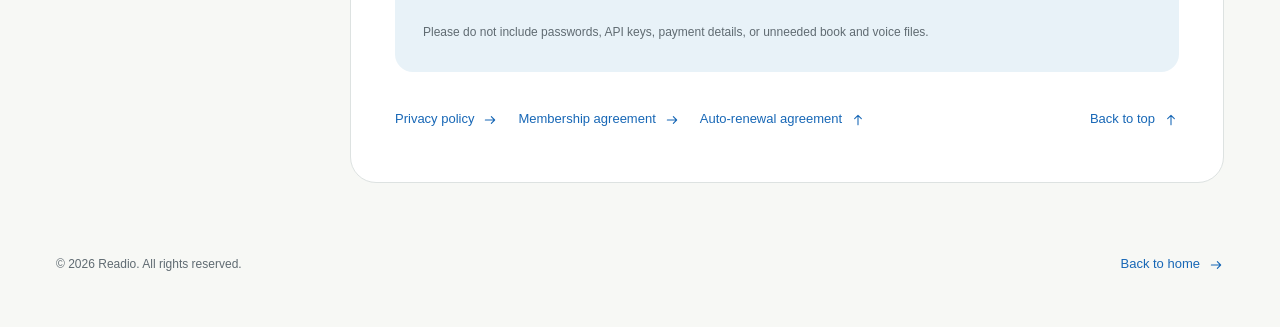
<file: terms.html>
<!doctype html>
<html lang="en">
<head>
  <meta charset="utf-8">
  <meta name="viewport" content="width=device-width, initial-scale=1">
  <meta name="theme-color" content="#f7f8f5">
  <meta name="description" content="A clear agreement for your books, your voices, and the services you choose." data-description-en="A clear agreement for your books, your voices, and the services you choose." data-description-zh="关于你的书籍、声音，以及所选择服务的一份清楚约定。">
  <meta property="og:type" content="website">
  <meta property="og:title" content="Terms of use — Readio">
  <meta property="og:description" content="A clear agreement for your books, your voices, and the services you choose.">
  <meta property="og:locale" content="en_US">
  <title data-label-en="Terms of use — Readio" data-label-zh="使用条款 — 爱听书 Readio">Terms of use — Readio</title>
  <link rel="icon" type="image/png" href="assets/favicon.png">
  <link rel="apple-touch-icon" href="assets/apple-touch-icon.png">
  <link rel="stylesheet" href="styles.css">
  <link rel="stylesheet" href="legal.css">
  <script src="language.js"></script>
  <script src="links.js"></script>
  <script src="site.config.js"></script>
  <script src="legal.js"></script>
</head>
<body class="legal-page" data-document="terms">
  <a data-label-en="Skip to policy content" data-label-zh="跳转到政策正文" class="skip-link" href="#legal-content">Skip to policy content</a>
  <header class="site-header" id="top">
    <div class="container header-inner legal-header-inner">
      <a class="brand" href="index.html" data-home-link><img src="assets/app-icon.png" width="40" height="40" alt=""><span data-label-en="Readio" data-label-zh="爱听书">Readio</span></a>
      <div class="legal-header-actions">
        <a class="legal-home-link" href="index.html" data-home-link><svg class="icon" viewBox="0 0 24 24" fill="none" stroke="currentColor" stroke-width="1.6" stroke-linecap="round" stroke-linejoin="round" aria-hidden="true"><path d="M19 12H5m5-5-5 5 5 5"/></svg><span data-label-en="Back to home" data-label-zh="返回首页">Back to home</span></a>
        <div class="language-switch" role="group" aria-label="Language / 语言" hidden data-language-controls>
          <button type="button" data-language="zh" lang="zh-CN" aria-pressed="false">中文</button>
          <span aria-hidden="true">/</span>
          <button type="button" data-language="en" lang="en" aria-pressed="true">EN</button>
        </div>
      </div>
    </div>
  </header>
  <main class="container legal-main">
    <div class="legal-hero">
      <p data-label-en="MORE STORY. CLEARER TERMS." data-label-zh="多一点故事，少一点疑惑" class="eyebrow">MORE STORY. CLEARER TERMS.</p>
      <h1 data-label-en="Terms of use" data-label-zh="使用条款">Terms of use</h1>
      <p data-label-en="A clear agreement for your books, your voices, and the services you choose." data-label-zh="关于你的书籍、声音，以及所选择服务的一份清楚约定。" class="legal-description">A clear agreement for your books, your voices, and the services you choose.</p>
      <div class="legal-meta"><span><span data-label-en="Last updated" data-label-zh="更新日期">Last updated</span> <span aria-hidden="true">·</span> <time data-label-en="October 12, 2026" data-label-zh="2026 年 10 月 12 日" datetime="2026-10-12">October 12, 2026</time></span><span data-label-en="App &amp; website" data-label-zh="适用于 App 与官网" class="legal-scope">App &amp; website</span></div>
    </div>
    <nav class="legal-tabs" aria-label="Legal documents" data-aria-en="Legal documents" data-aria-zh="法律与政策">
      <a data-config-link="privacyURL" href="privacy.html"><span data-label-en="Privacy policy" data-label-zh="隐私政策">Privacy policy</span></a>
      <a data-config-link="termsURL" href="terms.html" aria-current="page"><span data-label-en="Terms of use" data-label-zh="使用条款">Terms of use</span></a>
      <a data-config-link="membershipURL" href="membership-agreement.html"><span data-label-en="Membership agreement" data-label-zh="会员服务协议">Membership agreement</span></a>
      <a data-config-link="autoRenewalURL" href="auto-renewal-agreement.html"><span data-label-en="Auto-renewal agreement" data-label-zh="自动续费协议">Auto-renewal agreement</span></a>
    </nav>
    <ul class="legal-highlights">
      <li><span class="legal-highlight-icon"><svg class="icon" viewBox="0 0 24 24" fill="none" stroke="currentColor" stroke-width="1.6" stroke-linecap="round" stroke-linejoin="round" aria-hidden="true"><path d="M12 6c-3-2-6-2-9-1v15c3-1 6-1 9 1 3-2 6-2 9-1V5c-3-1-6-1-9 1Zm0 0v15"/></svg></span><div><h2 data-label-en="Bring books you can use" data-label-zh="导入你有权使用的书">Bring books you can use</h2><p data-label-en="Import and enjoy content you own or are authorized to access." data-label-zh="请使用自己拥有或已获授权访问的内容。">Import and enjoy content you own or are authorized to access.</p></div></li>
      <li><span class="legal-highlight-icon"><svg class="icon" viewBox="0 0 24 24" fill="none" stroke="currentColor" stroke-width="1.6" stroke-linecap="round" stroke-linejoin="round" aria-hidden="true"><rect x="9" y="2" width="6" height="13" rx="3"/><path d="M5 10v2a7 7 0 0 0 14 0v-2M12 19v3m-3 0h6"/></svg></span><div><h2 data-label-en="Respect every voice" data-label-zh="尊重每一个声音">Respect every voice</h2><p data-label-en="Use authorized recordings and check AI-generated results before relying on them." data-label-zh="使用已获授权的录音，采信 AI 结果前进行核查。">Use authorized recordings and check AI-generated results before relying on them.</p></div></li>
      <li><span class="legal-highlight-icon"><svg class="icon" viewBox="0 0 24 24" fill="none" stroke="currentColor" stroke-width="1.6" stroke-linecap="round" stroke-linejoin="round" aria-hidden="true"><path d="M5 3h14v19l-3-2-4 2-4-2-3 2V3Z"/><path d="M9 8h6M9 12h6"/></svg></span><div><h2 data-label-en="Understand your purchase" data-label-zh="了解每一项购买">Understand your purchase</h2><p data-label-en="Review membership benefits, renewal terms, and any separate provider charges." data-label-zh="确认会员权益、续订规则与服务商的独立费用。">Review membership benefits, renewal terms, and any separate provider charges.</p></div></li>
    </ul>
    <noscript><p class="legal-nojs">JavaScript is off. Both English and Chinese text are available below; document links and the contents list still work.<br><span lang="zh-CN">JavaScript 已关闭，下方同时展示中英文正文；页面链接与章节目录仍可使用。</span></p></noscript>
    <div class="legal-layout">
      <aside class="legal-sidebar">
        <details class="legal-toc" open>
          <summary><span data-label-en="On this page" data-label-zh="本页目录">On this page</span><svg class="icon" viewBox="0 0 24 24" fill="none" stroke="currentColor" stroke-width="1.6" stroke-linecap="round" stroke-linejoin="round" aria-hidden="true"><path d="m6 9 6 6 6-6"/></svg></summary>
          <nav aria-label="Document sections" data-aria-en="Document sections" data-aria-zh="文档章节">
            <ol><li><a href="#scope"><span class="toc-number" aria-hidden="true">01</span><span data-label-en="About this agreement" data-label-zh="关于本协议">About this agreement</span></a></li><li><a href="#service"><span class="toc-number" aria-hidden="true">02</span><span data-label-en="What the App provides" data-label-zh="App 提供什么">What the App provides</span></a></li><li><a href="#content-rights"><span class="toc-number" aria-hidden="true">03</span><span data-label-en="Books, content, and intellectual property" data-label-zh="书籍、内容与知识产权">Books, content, and intellectual property</span></a></li><li><a href="#responsible-use"><span class="toc-number" aria-hidden="true">04</span><span data-label-en="Responsible use and credentials" data-label-zh="合理使用与凭证安全">Responsible use and credentials</span></a></li><li><a href="#voice-rights"><span class="toc-number" aria-hidden="true">05</span><span data-label-en="Voice cloning and generated speech" data-label-zh="声音克隆与合成语音">Voice cloning and generated speech</span></a></li><li><a href="#ai-use"><span class="toc-number" aria-hidden="true">06</span><span data-label-en="AI output, tools, and provider costs" data-label-zh="AI 输出、工具与服务费用">AI output, tools, and provider costs</span></a></li><li><a href="#membership"><span class="toc-number" aria-hidden="true">07</span><span data-label-en="Membership, renewal, and refunds" data-label-zh="会员、续订与退款">Membership, renewal, and refunds</span></a></li><li><a href="#availability-backups"><span class="toc-number" aria-hidden="true">08</span><span data-label-en="Availability and your backups" data-label-zh="服务可用性与备份">Availability and your backups</span></a></li><li><a href="#privacy"><span class="toc-number" aria-hidden="true">09</span><span data-label-en="Privacy and support" data-label-zh="隐私与支持">Privacy and support</span></a></li><li><a href="#changes-ending"><span class="toc-number" aria-hidden="true">10</span><span data-label-en="Changes, suspension, and stopping use" data-label-zh="变更、暂停与停止使用">Changes, suspension, and stopping use</span></a></li><li><a href="#rights-disputes"><span class="toc-number" aria-hidden="true">11</span><span data-label-en="Responsibility and consumer rights" data-label-zh="责任与消费者权利">Responsibility and consumer rights</span></a></li><li><a href="#general-contact"><span class="toc-number" aria-hidden="true">12</span><span data-label-en="Guardians, language, and contact" data-label-zh="监护、语言与联系">Guardians, language, and contact</span></a></li></ol>
          </nav>
        </details>
      </aside>
      <article class="legal-article" id="legal-content" tabindex="-1">
        <p class="legal-intro"><span data-legal-lang="en" lang="en">Readio provides reading and listening tools, not ownership of book or voice rights. These terms explain responsible use, optional services, purchases, and the rights you keep.</span><span data-legal-lang="zh" lang="zh-CN">爱听书提供阅读与听书工具，不代表授予书籍或声音的权利。以下条款说明合理使用、可选服务、购买规则，以及你依法享有的权利。</span></p>
        <section class="legal-section" id="scope" tabindex="-1">
          <div class="legal-section-heading"><span class="legal-section-number" aria-hidden="true">01</span><h2><span data-legal-lang="en" lang="en">About this agreement</span><span data-legal-lang="zh" lang="zh-CN">关于本协议</span></h2></div>
          <div class="legal-copy" data-legal-lang="en" lang="en"><p>These terms govern your use of 爱听书 / Readio (the “App”) and its official website. “We” refers to the App’s developer and maintainer, reachable at <a data-config-link="supportEmail" href="mailto:listenbook999@outlook.com" data-show-email>listenbook999@outlook.com</a>. Please read these terms before using the service; if you do not agree, do not use the affected service.</p>
<p>Personal-information processing is explained separately in the <a data-config-link="privacyURL" href="privacy.html?lang=en">Privacy policy</a>. Agreement to these terms does not replace a consent or permission required by privacy law. App Store purchases and connected third-party services are also subject to their applicable rules.</p></div>
          <div class="legal-copy" data-legal-lang="zh" lang="zh-CN"><p>本条款适用于你使用爱听书 / Readio（下称“App”）及其官方网站。“我们”指 App 的开发与维护方，联系邮箱为 <a data-config-link="supportEmail" href="mailto:listenbook999@outlook.com" data-show-email>listenbook999@outlook.com</a>。请在使用前阅读；如不同意，请勿使用相关服务。</p>
<p>个人信息处理另见 <a data-config-link="privacyURL" href="privacy.html?lang=zh">隐私政策</a>。同意本条款不替代隐私法律所要求的同意或授权。App Store 购买及连接的第三方服务，还应遵守各自适用的规则。</p></div>
        </section>
        <section class="legal-section" id="service" tabindex="-1">
          <div class="legal-section-heading"><span class="legal-section-number" aria-hidden="true">02</span><h2><span data-legal-lang="en" lang="en">What the App provides</span><span data-legal-lang="zh" lang="zh-CN">App 提供什么</span></h2></div>
          <div class="legal-copy" data-legal-lang="en" lang="en"><p>Readio offers tools for importing and managing your own books, reading, speech synthesis, reading progress, voice configuration, and optional cloud and AI features. It does not grant access to an included licensed catalog or promise that a remote source is lawful or permanently available.</p>
<p>Capabilities vary by file, device, system, resources, and version. Current workflows include TXT/EPUB reading and listening and conversion on MOBI import. PDF import currently saves the source file; complete PDF text extraction, reading, and speech are not promised. Remote or partial access is not the same as a complete offline copy.</p>
<p>Offline listening requires a suitable engine and its resources. Some features require network access, provider configuration, membership, or usage allowances. Review the current feature description and purchase screen rather than assuming every listed service is free or offline.</p></div>
          <div class="legal-copy" data-legal-lang="zh" lang="zh-CN"><p>爱听书提供导入与管理个人书籍、阅读、语音合成、阅读进度、声音配置，以及可选云服务和 AI 等工具。它不代表附带已授权内容库，也不保证某个远程来源合法或永久可用。</p>
<p>具体能力受文件、设备、系统、资源和版本影响。当前流程包括 TXT/EPUB 阅读听书及 MOBI 导入转换；PDF 导入目前以保存原始文件为主，不承诺完整 PDF 文本提取、阅读与朗读。远程或部分访问不等于已拥有完整离线副本。</p>
<p>离线听书需要适用的引擎及其资源。部分功能需要联网、配置服务商、会员资格或可用额度。请以当前功能说明和购买页面为准，不要将所有列出的服务理解为免费或离线可用。</p></div>
        </section>
        <section class="legal-section" id="content-rights" tabindex="-1">
          <div class="legal-section-heading"><span class="legal-section-number" aria-hidden="true">03</span><h2><span data-legal-lang="en" lang="en">Books, content, and intellectual property</span><span data-legal-lang="zh" lang="zh-CN">书籍、内容与知识产权</span></h2></div>
          <div class="legal-copy" data-legal-lang="en" lang="en"><p>You must have the rights or authorization needed to import, download, read, synthesize, store, sync, or share the content you use. Connecting a URL, catalog, cloud drive, or other source does not create that authorization. Do not bypass access controls or use the App to infringe copyright or other rights.</p>
<p>You retain the rights you already hold in your content. The App needs to process it to perform your chosen actions, such as local parsing, generating audio, syncing, or requesting an AI response. This does not grant us a general right to publicly distribute your books or recordings. Third-party processing is described in the <a data-config-link="privacyURL" href="privacy.html?lang=en">Privacy policy</a>.</p>
<p>The App’s software, design, and branding are protected by applicable rights. Third-party libraries, models, and voice resources keep their respective licenses. Use or redistribution of them must follow those licenses; a membership does not automatically provide commercial rights to every model, voice, or book.</p></div>
          <div class="legal-copy" data-legal-lang="zh" lang="zh-CN"><p>对导入、下载、阅读、合成、存储、同步或分享的内容，你应拥有所需权利或授权。连接网址、目录、云盘等来源本身不会产生该授权。请勿绕过访问控制，或使用 App 侵犯著作权及其他权利。</p>
<p>你保留对所提供内容原本享有的权利。App 需要按你的选择处理内容，例如本地解析、生成音频、同步或请求 AI 回答；这不代表授予我们任意公开传播书籍或录音的权利。第三方处理详见 <a data-config-link="privacyURL" href="privacy.html?lang=zh">隐私政策</a>。</p>
<p>App 的软件、设计与品牌受相关权利保护。第三方库、模型与声音资源保留各自的许可要求，使用和分发应遵守对应许可；购买会员不自动赋予对所有模型、声音或书籍的商业使用权。</p></div>
        </section>
        <section class="legal-section" id="responsible-use" tabindex="-1">
          <div class="legal-section-heading"><span class="legal-section-number" aria-hidden="true">04</span><h2><span data-legal-lang="en" lang="en">Responsible use and credentials</span><span data-legal-lang="zh" lang="zh-CN">合理使用与凭证安全</span></h2></div>
          <div class="legal-copy" data-legal-lang="en" lang="en"><ul><li>Do not use the App to infringe privacy, harass, defraud, distribute unlawful content, attack services, or interfere with others’ access.</li><li>Only connect accounts, endpoints, plugins, and tools you are authorized to use. You are responsible for choosing trustworthy configurations and following provider limits and terms.</li><li>Protect passwords, access tokens, API keys, backups, and your device. Revoke a credential promptly if exposed; removing it from the App does not necessarily revoke it at the provider.</li><li>Use Wi-Fi transfer only on a network you trust, verify the destination, and close the service when finished. Do not publicly expose local transfers or private files.</li></ul></div>
          <div class="legal-copy" data-legal-lang="zh" lang="zh-CN"><ul><li>请勿使用 App 侵犯隐私、骚扰、诈骗、传播违法内容、攻击服务或妨碍他人正常访问。</li><li>仅连接你有权使用的账户、接口、插件及工具，并选择可信配置，遵守服务商的限制和条款。</li><li>请妥善保护密码、访问令牌、API 密钥、备份与设备。凭证泄露后应及时撤销；从 App 中移除不一定代表服务商端已撤销。</li><li>Wi-Fi 传输应在可信网络中使用，确认接收目标并在结束后关闭；不要将本地传输或私人文件暴露给公众。</li></ul></div>
        </section>
        <section class="legal-section" id="voice-rights" tabindex="-1">
          <div class="legal-section-heading"><span class="legal-section-number" aria-hidden="true">05</span><h2><span data-legal-lang="en" lang="en">Voice cloning and generated speech</span><span data-legal-lang="zh" lang="zh-CN">声音克隆与合成语音</span></h2></div>
          <div class="legal-copy" data-legal-lang="en" lang="en"><p>Before recording, importing, cloning, or sharing a voice, obtain the rights and consent required from the speaker and any recording rights holder. A publicly available recording is not necessarily permission to clone the speaker. Respect the authorized purpose, scope, and withdrawal of that consent.</p>
<p>Do not use cloned or generated speech for fraud, deceptive impersonation, identity-verification bypass, harassment, or other unlawful purposes. Disclose that audio is synthetic where required by law, a platform, or the circumstances, and do not imply an endorsement you do not have.</p>
<p>You must check the applicable voice/model license before publishing or commercial use. Local cloning, network TTS, transcription, and synced voice references have different technical and privacy implications. Quality, pronunciation, and availability can vary; no perfect reproduction of a person’s voice is promised.</p></div>
          <div class="legal-copy" data-legal-lang="zh" lang="zh-CN"><p>录制、导入、克隆或分享声音前，应获得说话人及录音权利人所需的授权与同意。公开可获取的录音不当然代表允许克隆该声音。请尊重授权的用途、范围与同意撤回。</p>
<p>不得将克隆或合成语音用于诈骗、误导性冒充、绕过身份验证、骚扰或其他违法用途。在法律、平台规则或具体场景要求时，应说明音频为合成内容，不得虚构他人的认可或背书。</p>
<p>发布或商业使用前，请核对声音及模型的许可。本地克隆、网络 TTS、转写与参考录音同步有不同的技术和隐私影响。音质、发音及可用性可能变化，不承诺能够完美复现某个人的声音。</p></div>
        </section>
        <section class="legal-section" id="ai-use" tabindex="-1">
          <div class="legal-section-heading"><span class="legal-section-number" aria-hidden="true">06</span><h2><span data-legal-lang="en" lang="en">AI output, tools, and provider costs</span><span data-legal-lang="zh" lang="zh-CN">AI 输出、工具与服务费用</span></h2></div>
          <div class="legal-copy" data-legal-lang="en" lang="en"><p>AI-generated summaries, answers, character relationships, and role labels may be wrong, incomplete, or contain spoilers. They are reading aids, not verified facts or professional advice. Check the source material and use your own judgment before relying on or sharing a result.</p>
<p>Only send material you are entitled to provide to the model or tool. Review sending scope and permissions before enabling external tools or remote embeddings. The availability and rules of a model are determined in part by its provider.</p>
<p>Membership access to an AI feature does not necessarily include the provider’s API fees. AI, voice, storage, bandwidth, and other external services may charge separately. App token counts, quotas, and budget estimates are aids, not a guarantee of the provider’s final bill; monitor limits in the provider account too.</p></div>
          <div class="legal-copy" data-legal-lang="zh" lang="zh-CN"><p>AI 生成的摘要、回答、人物关系和角色标签可能有误、不完整或包含剧透。它们是阅读辅助，不是已核实事实或专业意见。依赖或分享前，请核查原文并自行判断。</p>
<p>仅向模型或工具发送你有权提供的资料。启用外部工具或远程向量服务前，应检查发送范围与权限。模型是否可用及其使用规则，部分取决于服务商。</p>
<p>会员对 AI 功能的访问权限不一定包含服务商的 API 费用。AI、语音、存储、流量等外部服务可能另行收费。App 中的令牌统计、额度和预算估算仅用于辅助，不保证与服务商最终账单一致；也请在服务商账户中管理限额。</p></div>
        </section>
        <section class="legal-section" id="membership" tabindex="-1">
          <div class="legal-section-heading"><span class="legal-section-number" aria-hidden="true">07</span><h2><span data-legal-lang="en" lang="en">Membership, renewal, and refunds</span><span data-legal-lang="zh" lang="zh-CN">会员、续订与退款</span></h2></div>
          <div class="legal-copy" data-legal-lang="en" lang="en"><dl class="legal-points"><div><dt>Your purchase</dt><dd>The App may offer Basic and Pro membership, each with monthly, yearly, or lifetime options. Available products, prices, currency, taxes, benefits, and any trial are those shown in the App Store purchase confirmation. A lifetime option, when offered, is a one-time purchase of the stated benefits, not unlimited third-party services, API credit, or rights to all future separately sold products. Membership rules are explained in the <a data-config-link="membershipURL" href="membership-agreement.html?lang=en">Membership agreement</a> and <a data-config-link="autoRenewalURL" href="auto-renewal-agreement.html?lang=en">Auto-renewal agreement</a>.</dd></div><div><dt>Automatic renewal</dt><dd>If you purchase an auto-renewing subscription, it renews under Apple’s displayed terms until canceled. To avoid the next renewal, cancel at least 24 hours before the current period ends, subject to Apple’s confirmation and applicable rules. Manage it in iOS Settings → your Apple Account → Subscriptions, or <a href="https://apps.apple.com/account/subscriptions" target="_blank" rel="noopener noreferrer">Apple subscription management</a>. Deleting the App does not cancel it.</dd></div><div><dt>Restore and access</dt><dd>Use Restore Purchases with the purchasing Apple Account where the product supports it. Apple’s verified transactions, expiration, revocation, and refund status determine access. Canceling renewal normally preserves access for the remaining paid period, unless a refund, revocation, or another applicable rule changes it.</dd></div><div><dt>Refunds and separate fees</dt><dd>For App Store refunds or billing issues, use <a href="https://reportaproblem.apple.com/" target="_blank" rel="noopener noreferrer">Apple’s purchase support</a>; eligibility follows Apple’s process and applicable law. Contact us for App entitlement problems. External AI, TTS, or cloud charges must be addressed with the corresponding provider. Nothing here removes a mandatory refund or other consumer right.</dd></div></dl></div>
          <div class="legal-copy" data-legal-lang="zh" lang="zh-CN"><dl class="legal-points"><div><dt>购买内容</dt><dd>App 可能提供初级会员和高级会员，各自包含月度、年度或永久选项。实际上架产品、价格、币种、税费、权益和试用，以 App Store 购买确认界面为准。若提供永久选项，它是对所列权益的一次性购买，不代表无限额第三方服务、API 余额或所有未来单独销售产品的权利。会员规则详见 <a data-config-link="membershipURL" href="membership-agreement.html?lang=zh">会员服务协议</a> 与 <a data-config-link="autoRenewalURL" href="auto-renewal-agreement.html?lang=zh">自动续费协议</a>。</dd></div><div><dt>自动续订</dt><dd>购买自动续期订阅后，将按 Apple 展示的规则续订，直至取消。如不希望继续续订，请至少在当前周期结束前 24 小时取消，具体以 Apple 的确认和适用规则为准。可在 iOS“设置 → Apple 账户 → 订阅”或 <a href="https://apps.apple.com/account/subscriptions" target="_blank" rel="noopener noreferrer">Apple 订阅管理</a> 中管理。删除 App 不会取消订阅。</dd></div><div><dt>恢复与权益</dt><dd>产品支持恢复时，可使用购买时的 Apple 账户执行“恢复购买”。访问权限以 Apple 验证的交易、到期、撤销及退款状态为依据。取消续订通常不影响剩余已付周期内的权益，但退款、撤销或其他适用规则另有处理的除外。</dd></div><div><dt>退款与独立费用</dt><dd>App Store 退款或扣费问题请通过 <a href="https://reportaproblem.apple.com/" target="_blank" rel="noopener noreferrer">Apple 购买项目支持</a> 处理，资格依 Apple 流程及适用法律决定。App 内权益异常可联系我们。外部 AI、TTS 或云服务费用需向对应服务商处理。本条款不排除依法必须保障的退款或其他消费者权利。</dd></div></dl></div>
        </section>
        <section class="legal-section" id="availability-backups" tabindex="-1">
          <div class="legal-section-heading"><span class="legal-section-number" aria-hidden="true">08</span><h2><span data-legal-lang="en" lang="en">Availability and your backups</span><span data-legal-lang="zh" lang="zh-CN">服务可用性与备份</span></h2></div>
          <div class="legal-copy" data-legal-lang="en" lang="en"><p>Remote sources, cloud providers, APIs, system services, and models may change, charge differently, restrict access, or stop operating. We cannot guarantee that every third-party integration or format will always work. We will exercise reasonable care in maintaining the App and handling issues within our control.</p>
<p>Keep independent backups of important books, voice references, and settings. Check sync scope and destination before uploading or restoring: synchronization can create additional copies or replace records. Do not treat a partial remote-book cache as your only archive.</p>
<p>You are responsible for reasonable care with your device and configuration; this does not excuse us from responsibility for our own conduct where applicable law imposes it.</p></div>
          <div class="legal-copy" data-legal-lang="zh" lang="zh-CN"><p>远程来源、云服务、API、系统服务和模型可能调整规则、费用、访问限制或停止运营。我们无法保证每个第三方连接或格式始终可用，但会对 App 维护及控制范围内的问题尽合理注意义务。</p>
<p>请为重要书籍、参考录音和配置保留独立备份。上传或恢复前核对同步范围与目标：同步可能产生额外副本或替换记录。不要将部分下载的远程书籍缓存视为唯一存档。</p>
<p>你应对设备与配置采取合理保护措施，但这不会免除我们依法应对自身行为承担的责任。</p></div>
        </section>
        <section class="legal-section" id="privacy" tabindex="-1">
          <div class="legal-section-heading"><span class="legal-section-number" aria-hidden="true">09</span><h2><span data-legal-lang="en" lang="en">Privacy and support</span><span data-legal-lang="zh" lang="zh-CN">隐私与支持</span></h2></div>
          <div class="legal-copy" data-legal-lang="en" lang="en"><p>The <a data-config-link="privacyURL" href="privacy.html?lang=en">Privacy policy</a> explains local storage, cloud sync, network speech, AI, permissions, app checks, and the website. Review it before sending personal information or another person’s material to a service.</p>
<p>For support, entitlement issues, or a rights complaint, email <a data-config-link="supportEmail" href="mailto:listenbook999@outlook.com" data-show-email>listenbook999@outlook.com</a> with the relevant App version, a concise description, and only necessary supporting information. Do not email passwords, API keys, or unrelated private files.</p></div>
          <div class="legal-copy" data-legal-lang="zh" lang="zh-CN"><p><a data-config-link="privacyURL" href="privacy.html?lang=zh">隐私政策</a> 说明了本地存储、云同步、网络语音、AI、权限、应用检查及官网的数据处理。向服务发送个人信息或他人资料前，请先了解相关内容。</p>
<p>产品支持、会员权益异常或权利投诉，请向 <a data-config-link="supportEmail" href="mailto:listenbook999@outlook.com" data-show-email>listenbook999@outlook.com</a> 提供相关 App 版本、简要问题说明与必要的佐证资料。请勿通过邮件发送密码、API 密钥或无关私人文件。</p></div>
        </section>
        <section class="legal-section" id="changes-ending" tabindex="-1">
          <div class="legal-section-heading"><span class="legal-section-number" aria-hidden="true">10</span><h2><span data-legal-lang="en" lang="en">Changes, suspension, and stopping use</span><span data-legal-lang="zh" lang="zh-CN">变更、暂停与停止使用</span></h2></div>
          <div class="legal-copy" data-legal-lang="en" lang="en"><p>We may update features or these terms for product, security, or legal reasons. We will update the date and provide an appropriate notice for material changes. If a change materially affects paid benefits, we will handle existing purchasers’ rights as required by the purchase terms and applicable law, rather than treat a general update as a waiver of those rights.</p>
<p>We may restrict an affected feature where reasonably necessary to address unlawful use, a serious security risk, or a legal requirement. Where practical and lawful, we will explain the reason and available remedy. This is not an unrestricted right to withdraw paid benefits without a lawful basis.</p>
<p>You may stop using the App at any time. Back up needed data, manage cloud copies, revoke provider authorizations, and cancel any renewal separately. Ending use does not itself erase third-party records or settle existing payment obligations.</p></div>
          <div class="legal-copy" data-legal-lang="zh" lang="zh-CN"><p>我们可能基于产品、安全或法律原因更新功能或条款，并更新日期；重大变化会给予适当提示。若实质影响已付费权益，将按购买约定与适用法律处理已有用户的权利，不会将一般更新视为你已放弃这些权利。</p>
<p>为处理违法使用、重大安全风险或法律要求，可能在合理必要范围内限制相关功能。在可行且合法的情况下，会说明原因及可用的解决方式。这不构成无合法依据任意撤回已付费权益的权利。</p>
<p>你可以随时停止使用。请先备份所需数据、管理云端副本、撤销服务商授权，并另行取消续订。停止使用本身不会删除第三方记录，也不会自动结清已产生的付款义务。</p></div>
        </section>
        <section class="legal-section" id="rights-disputes" tabindex="-1">
          <div class="legal-section-heading"><span class="legal-section-number" aria-hidden="true">11</span><h2><span data-legal-lang="en" lang="en">Responsibility and consumer rights</span><span data-legal-lang="zh" lang="zh-CN">责任与消费者权利</span></h2></div>
          <div class="legal-copy" data-legal-lang="en" lang="en"><p>Software and external services can experience interruptions and errors. We do not promise uninterrupted operation, perfect AI or speech output, or suitability for every file and device. Each party’s responsibility for loss is determined by applicable law and the circumstances, including its own conduct.</p>
<p>Nothing in these terms excludes liability that cannot lawfully be excluded, limits a mandatory warranty, or removes your statutory consumer, privacy, refund, or other rights. No blanket waiver of responsibility or automatic obligation to indemnify us is imposed by these terms.</p>
<p>If a dispute arises, contact <a data-config-link="supportEmail" href="mailto:listenbook999@outlook.com" data-show-email>listenbook999@outlook.com</a> so we can try to resolve it. This does not prevent you from contacting a competent authority or bringing a claim in a court with lawful jurisdiction. Mandatory protections under the laws applicable to you remain available.</p></div>
          <div class="legal-copy" data-legal-lang="zh" lang="zh-CN"><p>软件与外部服务可能出现中断或错误。我们不承诺永不中断、AI 或语音结果完全准确，或适用于所有文件和设备。各方对损失的责任应依据适用法律和具体情况，包括各自行为确定。</p>
<p>本条款不排除依法不得排除的责任，不限制强制性保障，也不剥夺你法定的消费者、隐私、退款及其他权利；不设置一概免责或要求你自动承担对我们赔偿义务的条款。</p>
<p>发生争议时，可先联系 <a data-config-link="supportEmail" href="mailto:listenbook999@outlook.com" data-show-email>listenbook999@outlook.com</a> 以便尝试解决。这不影响你向主管机构反映问题，或向依法具有管辖权的法院主张权利。对你适用法律中的强制性保护继续有效。</p></div>
        </section>
        <section class="legal-section" id="general-contact" tabindex="-1">
          <div class="legal-section-heading"><span class="legal-section-number" aria-hidden="true">12</span><h2><span data-legal-lang="en" lang="en">Guardians, language, and contact</span><span data-legal-lang="zh" lang="zh-CN">监护、语言与联系</span></h2></div>
          <div class="legal-copy" data-legal-lang="en" lang="en"><p>If you are a minor, review these terms with your parent or guardian and obtain any consent required for purchases, recordings, personal information, and external services. Do not assume that access to the App makes every connected service suitable for your age.</p>
<p>The English and Chinese versions are intended to describe the same rules. If wording is unclear or differs, contact us for clarification; mandatory legal rights are not reduced by a translation. If a provision is unenforceable, the remaining provisions continue to the extent allowed by law.</p>
<p>Questions about these terms or the App: <a data-config-link="supportEmail" href="mailto:listenbook999@outlook.com" data-show-email>listenbook999@outlook.com</a>. Related documents: <a data-config-link="privacyURL" href="privacy.html?lang=en">Privacy policy</a>, <a data-config-link="membershipURL" href="membership-agreement.html?lang=en">Membership agreement</a>, and <a data-config-link="autoRenewalURL" href="auto-renewal-agreement.html?lang=en">Auto-renewal agreement</a>.</p></div>
          <div class="legal-copy" data-legal-lang="zh" lang="zh-CN"><p>未成年人应与父母或其他监护人共同阅读本条款，并对购买、录音、个人信息及外部服务取得所需同意。能够使用 App 不代表每个连接的服务都适合你的年龄。</p>
<p>中英文版本旨在表达相同规则。如表述不清或出现差异，请联系我们说明；翻译不会减损强制性法律权利。某项条款不可执行时，其余条款在法律允许的范围内继续适用。</p>
<p>关于本条款或 App 的问题，请联系 <a data-config-link="supportEmail" href="mailto:listenbook999@outlook.com" data-show-email>listenbook999@outlook.com</a>。相关文档：<a data-config-link="privacyURL" href="privacy.html?lang=zh">隐私政策</a>、<a data-config-link="membershipURL" href="membership-agreement.html?lang=zh">会员服务协议</a>、<a data-config-link="autoRenewalURL" href="auto-renewal-agreement.html?lang=zh">自动续费协议</a>。</p></div>
        </section>
        <div class="legal-contact">
          <span class="legal-contact-icon"><svg class="icon" viewBox="0 0 24 24" fill="none" stroke="currentColor" stroke-width="1.6" stroke-linecap="round" stroke-linejoin="round" aria-hidden="true"><rect x="3" y="5" width="18" height="14" rx="3"/><path d="m4 6 8 7 8-7"/></svg></span>
          <h2 data-label-en="A question about your data or these terms?" data-label-zh="关于隐私或条款，还有疑问？">A question about your data or these terms?</h2>
          <p data-label-en="Write to us for privacy requests, product support, or questions about your rights." data-label-zh="隐私请求、产品支持或权利相关问题，都可以通过邮件与我们联系。">Write to us for privacy requests, product support, or questions about your rights.</p>
          <a data-config-link="supportEmail" href="mailto:listenbook999@outlook.com" class="legal-email" data-show-email>listenbook999@outlook.com</a>
          <p data-label-en="Please do not include passwords, API keys, payment details, or unneeded book and voice files." data-label-zh="请勿发送密码、API 密钥、支付资料，或与问题无关的书籍和录音文件。" class="legal-email-note">Please do not include passwords, API keys, payment details, or unneeded book and voice files.</p>
        </div>
        <div class="legal-related"><div class="legal-related-docs"><a data-config-link="privacyURL" href="privacy.html"><span data-label-en="Privacy policy" data-label-zh="隐私政策">Privacy policy</span><svg class="icon" viewBox="0 0 24 24" fill="none" stroke="currentColor" stroke-width="1.6" stroke-linecap="round" stroke-linejoin="round" aria-hidden="true"><path d="M5 12h14m-5-5 5 5-5 5"/></svg></a><a data-config-link="membershipURL" href="membership-agreement.html"><span data-label-en="Membership agreement" data-label-zh="会员服务协议">Membership agreement</span><svg class="icon" viewBox="0 0 24 24" fill="none" stroke="currentColor" stroke-width="1.6" stroke-linecap="round" stroke-linejoin="round" aria-hidden="true"><path d="M5 12h14m-5-5 5 5-5 5"/></svg></a><a data-config-link="autoRenewalURL" href="auto-renewal-agreement.html"><span data-label-en="Auto-renewal agreement" data-label-zh="自动续费协议">Auto-renewal agreement</span><svg class="icon" viewBox="0 0 24 24" fill="none" stroke="currentColor" stroke-width="1.6" stroke-linecap="round" stroke-linejoin="round" aria-hidden="true"><path d="M5 12h14m-5-5 5 5-5 5"/></svg></a></div><a href="#top"><span data-label-en="Back to top" data-label-zh="回到顶部">Back to top</span><svg class="icon" viewBox="0 0 24 24" fill="none" stroke="currentColor" stroke-width="1.6" stroke-linecap="round" stroke-linejoin="round" aria-hidden="true"><path d="M5 12h14m-5-5 5 5-5 5"/></svg></a></div>
      </article>
    </div>
  </main>
  <footer class="container legal-footer">
    <span>© <span data-copyright-year>2026</span> <span data-label-en="Readio. All rights reserved." data-label-zh="爱听书 Readio. 保留所有权利。">Readio. All rights reserved.</span></span>
    <a href="index.html" data-home-link><span data-label-en="Back to home" data-label-zh="返回首页">Back to home</span><svg class="icon" viewBox="0 0 24 24" fill="none" stroke="currentColor" stroke-width="1.6" stroke-linecap="round" stroke-linejoin="round" aria-hidden="true"><path d="M5 12h14m-5-5 5 5-5 5"/></svg></a>
  </footer>
</body>
</html>
</file>
<file: styles.css>
/* Love Listen Books — warm paper, open space, a clear blue accent. No remote fonts. */
:root {
  color-scheme: light;
  --paper: #f7f8f5;
  --white: #fff;
  --ink: #202b32;
  --muted: #606b72;
  --blue: #1767b6;
  --blue-bright: #2588ce;
  --blue-pale: #e8f2f8;
  --line: #dde2e1;
  --night: #203746;
  --surface-blue: #edf3f7;
  --teal: #42665f;
  --teal-pale: #edf4f0;
  --warm: #7c5e37;
  --warm-pale: #f8f1e8;
  --sans: -apple-system, BlinkMacSystemFont, "Segoe UI", "PingFang SC", "Hiragino Sans GB", "Microsoft YaHei", sans-serif;
  --serif: "Iowan Old Style", "Palatino Linotype", "Book Antiqua", Georgia, serif;
  --radius: 24px;
}
*, *::before, *::after { box-sizing: border-box; }
html { scroll-behavior: smooth; scroll-padding-top: 110px; }
body { margin: 0; background: var(--paper); color: var(--ink); font-family: var(--sans); font-size: 16px; line-height: 1.6; -webkit-font-smoothing: antialiased; }
body.modal-open { overflow: hidden; }
button, a { -webkit-tap-highlight-color: transparent; }
a { color: inherit; text-decoration: none; }
button { color: inherit; font: inherit; cursor: pointer; }
button, a { touch-action: manipulation; }
button { border: 0; }
button:disabled { cursor: default; }
img { display: block; max-width: 100%; height: auto; }
svg { display: inline-block; vertical-align: middle; }
button, a, summary { outline-offset: 6px; }
:focus-visible { outline: 3px solid var(--blue); }
::selection { background: #cce7fa; color: var(--ink); }
[hidden] { display: none !important; }
.svg-definitions { position: absolute; width: 0; height: 0; overflow: hidden; }
.icon { width: 24px; height: 24px; flex-shrink: 0; }
h1, h2, h3, p { margin: 0; }
h1, h2 { font-weight: 400; font-family: var(--serif); letter-spacing: -.045em; }
h1, h2, h3 { text-wrap: balance; }
h1 { font-size: clamp(56px, 5.3vw, 82px); line-height: 1.05; }
h2 { font-size: clamp(38px, 3.7vw, 56px); line-height: 1.14; }
h3 { font-weight: 550; font-size: 23px; line-height: 1.4; letter-spacing: -.035em; }
.container { width: min(1200px, calc(100% - 112px)); margin-inline: auto; }
.section { padding-block: 116px; }
.eyebrow { font-size: 11px; font-weight: 650; letter-spacing: .18em; line-height: 1.65; text-transform: uppercase; color: var(--blue); }
.section-heading h2 { margin-top: 18px; }
.section-description { color: var(--muted); max-width: 570px; margin-top: 20px; line-height: 1.8; }
.centered { text-align: center; }
.centered .section-description { margin-inline: auto; }
.icon-button { display: inline-flex; justify-content: center; align-items: center; width: 44px; height: 44px; background: transparent; border-radius: 50%; }
.button { display: inline-flex; align-items: center; justify-content: center; gap: 12px; min-height: 56px; padding: 16px 24px; border-radius: 100px; font-size: 14px; font-weight: 550; line-height: 1.5; transition: background .2s, box-shadow .2s, transform .2s; }
.button-primary { background: var(--ink); color: var(--white); box-shadow: 0 5px 10px #202b3207; }
.button-primary:hover { background: #24587c; box-shadow: 0 6px 24px #1b446222; transform: translateY(-2px); }
.button .icon { width: 19px; height: 19px; }
.button .icon:last-child { margin-left: 6px; }
.text-link { display: inline-flex; align-items: center; gap: 14px; min-height: 44px; font-size: 14px; font-weight: 500; }
.text-link .icon { width: 20px; transition: transform .2s; }
.text-link:hover { color: var(--blue); }
.text-link:hover .icon { transform: translateX(4px); }
.skip-link { position: fixed; top: 12px; left: 16px; transform: translateY(-200%); z-index: 100; padding: 12px 22px; color: var(--white); background: var(--ink); border-radius: 8px; }
.skip-link:focus { transform: translateY(0); }
/* A quiet, persistent navigation bar. */
.site-header { position: sticky; top: 0; z-index: 20; background: #f7f8f5ed; border-bottom: 1px solid #dde2e188; backdrop-filter: blur(16px); -webkit-backdrop-filter: blur(16px); }
.header-inner { display: flex; align-items: center; gap: 24px; min-height: 86px; }
.brand { display: inline-flex; align-items: center; gap: 11px; white-space: nowrap; font-size: 16px; font-weight: 650; letter-spacing: -.04em; min-height: 44px; }
.brand img { border-radius: 11px; }
.main-nav { display: flex; gap: 30px; margin-left: auto; }
.main-nav a { display: inline-flex; align-items: center; min-height: 44px; font-size: 13px; color: var(--muted); transition: color .2s; }
.main-nav a:hover { color: var(--blue); }
.header-actions { display: flex; gap: 22px; align-items: center; }
.language-switch { display: flex; align-items: center; font-size: 12px; }
.language-switch button { min-width: 40px; min-height: 44px; background: none; color: var(--muted); padding: 0 6px; }
.language-switch button[aria-pressed="true"] { font-weight: 700; color: var(--ink); }
.language-switch button:hover { color: var(--blue); }
.language-switch > span { color: #879199; }
.nav-download { display: inline-flex; align-items: center; gap: 13px; min-height: 44px; padding: 0 19px; background: var(--ink); color: var(--white); border-radius: 24px; font-size: 12px; transition: background .2s; }
.nav-download:hover { background: var(--blue); }
.nav-download .icon { width: 15px; height: 15px; }
.menu-toggle { display: none; }
/* Hero — editorial typography and the real, localized app screens. */
.hero { display: grid; grid-template-columns: 1.04fr 1fr; gap: 12px; align-items: center; min-height: 742px; padding-top: 32px; padding-bottom: 40px; }
.hero-copy { padding-bottom: 22px; position: relative; z-index: 2; }
.hero-eyebrow { display: flex; align-items: center; gap: 9px; margin-bottom: 27px; }
.small-spark .icon { width: 18px; height: 18px; }
.accent-text { color: var(--blue); font-style: italic; }
.hero-description { max-width: 465px; margin-top: 27px; line-height: 1.9; color: var(--muted); font-size: 16px; }
.hero-ctas { display: flex; align-items: flex-start; flex-direction: column; gap: 13px; margin-top: 33px; }
.hero-ctas .text-link { margin-left: 3px; font-size: 13px; }
.compatibility { display: flex; align-items: center; gap: 7px; color: var(--muted); font-size: 11px; margin-top: 18px; }
.compatibility .icon { width: 15px; height: 15px; }
.hero-art { height: 650px; position: relative; isolation: isolate; }
.hero-art::before { content: ""; position: absolute; inset: 6% -3% 4% -8%; z-index: -2; background: radial-gradient(ellipse, #d2e9f8b3 0%, #e4eff565 45%, transparent 71%); }
.orbit { position: absolute; width: 535px; height: 535px; border: 1px solid #9ec9e63f; border-radius: 50%; top: 53px; left: 5px; z-index: -1; }
.orbit-two { width: 635px; height: 635px; top: 3px; left: -45px; border-style: dashed; border-color: #a7c5d532; }
.hero-art-caption { position: absolute; top: 13px; right: 31px; font-size: 9px; letter-spacing: .19em; color: #657d8a; }
.device { background: #f4f4f3; border: 6px solid #273039; border-radius: 37px; overflow: hidden; box-shadow: 0 28px 44px -12px #1c40502b, 0 0 0 1px #808a9066; }
.device img { width: 100%; aspect-ratio: 640/1374; object-fit: cover; }
.device-back { position: absolute; width: 222px; top: 99px; left: 8px; transform: rotate(-9deg); box-shadow: 0 30px 42px -15px #253b4836; }
.device-front { position: absolute; width: 265px; top: 53px; right: 20px; transform: rotate(7deg); }
.listening-note { display: flex; align-items: center; position: absolute; bottom: 47px; left: -24px; gap: 14px; padding: 17px 20px; background: #fffffff2; border: 1px solid #fff; box-shadow: 0 14px 50px #24415316; border-radius: 17px; transform: rotate(-3deg); }
.listening-note strong { display: block; font-size: 12px; font-weight: 600; }
.listening-note div > span { display: block; color: var(--muted); font-size: 10px; margin-top: 4px; }
.note-dot { width: 7px; height: 7px; border-radius: 50%; background: #438d65; margin-left: 10px; }
.wave { display: inline-flex; gap: 2px; height: 46px; align-items: center; color: var(--blue); }
.wave i { display: block; width: 3px; height: var(--h); background: currentColor; border-radius: 6px; }
.listening-note .wave { transform: scale(.72); width: 62px; margin-inline: -7px; }
.art-plus { position: absolute; color: var(--blue-bright); font-size: 26px; font-weight: 200; }
.plus-one { left: 21px; top: 22px; }
.plus-two { bottom: 20px; right: 39px; }
.benefit-strip { display: grid; grid-template-columns: repeat(3, 1fr); border-top: 1px solid var(--line); border-bottom: 1px solid var(--line); padding-block: 28px; }
.benefit-strip .icon { width: 21px; height: 21px; color: var(--blue); }
/* The everyday moments. CSS illustrations, not pretend app controls. */
.moments .section-heading { max-width: 710px; }
.moment-grid { display: grid; grid-template-columns: repeat(3, 1fr); gap: 26px; margin-top: 48px; }
.moment-art { height: 244px; border-radius: 20px; overflow: hidden; position: relative; isolation: isolate; }
.moment-copy { padding-top: 24px; }
.moment-copy .eyebrow { font-size: 10px; letter-spacing: .16em; }
.moment-copy h3 { margin: 10px 0; font-size: 21px; }
.moment-copy > p:last-child { font-size: 14px; line-height: 1.85; color: var(--muted); }
.book-scene { background: #e5edf0; }
.little-book { width: 143px; height: 183px; background: #296180; border-radius: 2px 8px 8px 2px; position: absolute; left: calc(50% - 69px); top: 33px; transform: rotate(-14deg); color: #f5ecd9; padding: 18px 15px 16px 22px; box-shadow: -7px 6px 0 #e7e3d7, -10px 8px 0 #235773, 10px 20px 30px #2c516635; }
.little-book::before { content: ""; width: 2px; background: #153f5c55; position: absolute; inset: 0 auto 0 9px; }
.book-author { display: block; font-size: 5px; letter-spacing: .18em; }
.book-title { display: block; font-family: var(--serif); font-size: 29px; line-height: .98; margin-top: 14px; white-space: pre-line; letter-spacing: -.035em; }
.book-wave { color: #b7d1db; transform: scale(.5); transform-origin: left center; position: absolute; bottom: 27px; left: 22px; }
.book-edition { position: absolute; bottom: 14px; left: 22px; font-size: 6px; letter-spacing: .2em; }
.book-orbit { position: absolute; width: 230px; height: 230px; border-radius: 50%; border: 1px solid #b0c9d5; left: calc(50% - 115px); top: 14px; transform: rotate(-20deg) scaleX(1.6); }
.scene-dot { position: absolute; width: 7px; height: 7px; border-radius: 50%; background: #5790af; top: 53px; right: 46px; }
.night-scene { background: #243846; }
.moon { position: absolute; width: 62px; height: 62px; border-radius: 50%; background: #f3e8cf; top: 35px; right: 69px; box-shadow: 0 0 36px #f6e7c416; }
.moon::after { content: ""; position: absolute; width: 61px; height: 61px; border-radius: 50%; background: #243846; top: -10px; right: -19px; }
.night-star { position: absolute; width: 3px; height: 3px; background: #e0e0cd; border-radius: 50%; }
.star-one { top: 48px; left: 62px; }.star-two { top: 91px; left: 100px; width: 2px; height: 2px; }.star-three { top: 32px; right: 40px; width: 2px; height: 2px; }
.night-caption { position: absolute; left: 30px; bottom: 39px; display: flex; flex-direction: column; z-index: 1; }
.timer-art { font-family: var(--serif); font-size: 48px; line-height: 1.1; color: #f2e8d4; letter-spacing: -.04em; }
.timer-art span { font-family: var(--sans); font-size: 13px; font-weight: 300; letter-spacing: 0; }
.night-caption > span:last-child { font-size: 10px; color: #b9c8cf; margin-top: 9px; }
.night-hill { position: absolute; width: 450px; height: 110px; bottom: -55px; left: -40px; background: #335061; border-radius: 50%; transform: rotate(-10deg); }
.thought-scene { background: #eeeae3; }
.thought-orbit { position: absolute; width: 210px; height: 210px; border: 1px solid #d9d1c5; border-radius: 50%; top: -65px; right: -72px; }
.thought-spark { position: absolute; top: 32px; left: 30px; color: #907552; }
.thought-spark .icon { width: 27px; height: 27px; }
.thought-label { position: absolute; top: 36px; left: 69px; font-size: 8px; letter-spacing: .11em; color: #7c6951; }
.thought-bubble { position: absolute; top: 89px; left: 22px; right: 22px; background: #ffffffdb; border-radius: 12px 12px 3px 12px; padding: 18px 17px; display: flex; gap: 16px; align-items: center; color: #625443; font-size: 12px; box-shadow: 0 10px 28px #9075520d; transform: rotate(-3deg); }
.thought-bubble .icon { width: 18px; height: 18px; margin-left: auto; }
.thought-lines { position: absolute; bottom: 32px; left: 41px; right: 100px; display: grid; gap: 9px; }
.thought-lines i { background: #d6cec0; border-radius: 5px; height: 4px; }.thought-lines i:nth-child(2) { width: 83%; }.thought-lines i:nth-child(3) { width: 60%; }
/* Feature explorer. */
.experience { background: #fff; }
.feature-tabs { display: flex; justify-content: space-between; gap: 4px; border-bottom: 1px solid var(--line); margin-top: 44px; overflow-x: auto; scrollbar-width: thin; }
.feature-tabs button { position: relative; display: inline-flex; align-items: center; gap: 8px; justify-content: center; padding: 19px 9px 21px; white-space: nowrap; min-height: 56px; background: none; color: var(--muted); font-size: 12px; border-bottom: 2px solid transparent; transition: color .2s, border-color .2s; }
.feature-tabs button[aria-selected="true"] { border-bottom-color: var(--blue); color: var(--blue); }
.feature-tabs button:hover { color: var(--blue); }
.feature-tabs button:focus-visible { outline-offset: -4px; }
.tab-index { font-size: 9px; opacity: .7; }
.feature-panel { display: grid; grid-template-columns: 1fr 1fr; gap: 80px; margin-top: 44px; align-items: center; }
.feature-visual { position: relative; height: 620px; background: #eaf1f5; border-radius: var(--radius); overflow: hidden; }
.feature-watermark { position: absolute; font-family: var(--serif); font-size: 142px; line-height: 1; color: #cbdce7; top: 24px; left: 22px; }
.feature-orbit { position: absolute; width: 520px; height: 520px; border: 1px solid #cadde9; border-radius: 50%; left: -52px; bottom: -16px; }
.feature-device { position: absolute; top: 39px; width: 241px; left: calc(50% - 107px); transform: rotate(5deg); border-width: 5px; border-radius: 31px; }
.feature-float { position: absolute; bottom: 119px; left: 23px; max-width: calc(100% - 40px); border: 1px solid #ffffffa0; background: #fffffff2; border-radius: 10px; padding: 13px 17px; color: var(--ink); box-shadow: 0 10px 28px #1b486712; font-size: 11px; transform: rotate(-4deg); }
.screenshot-zoom { display: flex; align-items: center; justify-content: center; gap: 8px; position: absolute; bottom: 18px; left: 20px; right: 20px; font-size: 11px; color: #3d626e; min-height: 44px; }
.screenshot-zoom:hover { color: var(--blue); }
.screenshot-zoom .icon { width: 17px; height: 17px; }
.feature-copy { padding: 14px 0 14px; }
.feature-copy h3 { font-family: var(--serif); font-size: clamp(37px, 3.4vw, 51px); line-height: 1.12; font-weight: 400; white-space: pre-line; margin: 20px 0 26px; }
.feature-copy > p:not(.eyebrow) { max-width: 450px; color: var(--muted); font-size: 15px; line-height: 1.9; }
.feature-copy ul { padding: 0; list-style: none; margin: 28px 0 32px; display: grid; gap: 17px; }
.feature-copy li { display: flex; align-items: flex-start; gap: 12px; font-size: 13px; color: #394952; }
.feature-copy li .icon { width: 17px; height: 20px; color: var(--blue); }
.interface-note { font-size: 10px; color: var(--muted); display: flex; align-items: center; gap: 7px; }
.interface-note .icon { width: 14px; height: 14px; }
.noscript-note { margin-top: 24px; padding: 18px; border: 1px solid var(--line); }
/* Start with the user's own library. */
.step-grid { display: grid; grid-template-columns: repeat(3, 1fr); gap: 55px; margin: 49px 0 39px; padding: 0; list-style: none; }
.step-number { font-family: var(--serif); font-size: 38px; color: var(--blue); display: flex; align-items: center; gap: 28px; }
.step-number > span { height: 1px; flex: 1; background: var(--line); }
.step-grid h3 { font-size: 21px; margin: 17px 0 12px; }
.step-grid p { color: var(--muted); font-size: 14px; line-height: 1.9; }
.format-row { display: flex; gap: 12px; flex-wrap: wrap; align-items: center; padding: 27px 0 9px; border-top: 1px solid var(--line); }
.format-row > span:not(.format-divider) { display: inline-block; border: 1px solid #dce1e3; background: #ffffff88; padding: 5px 11px; border-radius: 6px; font-size: 11px; font-weight: 500; color: #586872; }
.format-divider { width: 1px; height: 20px; margin-inline: 6px; background: var(--line); }
.fine-print { margin-top: 16px; color: var(--muted); font-size: 11px; line-height: 1.8; }
/* Honest privacy boundaries, instead of unverifiable guarantees. */
.privacy-section { background: var(--night); color: #f3f4ef; padding-block: 93px; }
.privacy-inner { display: grid; grid-template-columns: 1fr 1.04fr; gap: 108px; }
.privacy-copy .eyebrow { color: #a8d3ee; }
.privacy-copy h2 { margin: 21px 0 23px; white-space: pre-line; }
.privacy-copy > p:last-child { color: #bdcbd3; max-width: 390px; font-size: 14px; line-height: 1.95; }
.privacy-points { display: grid; gap: 29px; }
.privacy-point { display: flex; align-items: flex-start; gap: 19px; }
.privacy-icon { color: #b6d8e8; margin-top: 4px; }
.privacy-icon .icon { width: 22px; height: 22px; }
.privacy-point h3 { font-size: 16px; margin-bottom: 8px; font-weight: 500; letter-spacing: 0; }
.privacy-point p { color: #bdcbd3; font-size: 12px; line-height: 1.9; }
.policy-entry { display: grid; grid-template-columns: minmax(220px, .72fr) minmax(0, 1.28fr); gap: 48px; align-items: center; margin-top: 72px; padding-top: 36px; border-top: 1px solid #ffffff1f; }
.policy-entry .eyebrow { color: #a8d3ee; }
.policy-entry h3 { margin: 12px 0 10px; font-size: 28px; font-weight: 560; letter-spacing: -.02em; }
.policy-entry-copy p:last-child { color: #bdcbd3; font-size: 14px; line-height: 1.85; max-width: 360px; }
.policy-links { display: flex; flex-wrap: wrap; gap: 12px; }
.policy-links a { display: inline-flex; align-items: center; justify-content: center; min-height: 48px; padding: 12px 18px; border: 1px solid #ffffff2e; border-radius: 999px; color: #f3f4ef; background: #ffffff10; font-size: 14px; line-height: 1.4; text-align: center; }
.policy-links a:hover { background: #ffffff1c; color: #fff; }
.policy-links a[hidden] { display: none; }
/* Native details and native dialogs keep the interactions accessible. */
.faq { display: grid; grid-template-columns: .86fr 1.3fr; gap: 91px; }
.faq .section-heading h2 { max-width: 350px; }
.faq-mark { display: inline-flex; width: 63px; height: 75px; align-items: center; justify-content: center; font-family: var(--serif); font-style: italic; font-size: 64px; color: #92b0c2; margin-top: 25px; }
.faq-list { border-top: 1px solid var(--line); }
.faq-list details { border-bottom: 1px solid var(--line); }
.faq-list summary { display: flex; align-items: center; justify-content: space-between; list-style: none; min-height: 75px; gap: 24px; cursor: pointer; font-size: 14px; font-weight: 500; padding-block: 20px; }
.faq-list summary::-webkit-details-marker { display: none; }
.faq-list summary:hover { color: var(--blue); }
.faq-list summary .icon { width: 18px; height: 18px; transition: transform .2s; }
.faq-list details[open] summary .icon { transform: rotate(45deg); }
.faq-list details > p { padding: 0 28px 24px 0; font-size: 13px; line-height: 1.95; color: var(--muted); }
.download-section { background: #e7f0f5; overflow: hidden; position: relative; padding: 74px 0 70px; }
.download-content { position: relative; text-align: center; z-index: 1; }
.download-icon { margin: 0 auto 24px; border-radius: 20px; box-shadow: 0 10px 26px #57574f16; }
.download-content h2 { margin-top: 17px; white-space: pre-line; font-size: clamp(45px, 4.6vw, 67px); }
.download-content .section-description { margin: 22px auto 28px; font-size: 14px; }
.download-content .compatibility { justify-content: center; }
.download-orbit { position: absolute; width: 630px; height: 630px; border-radius: 50%; border: 1px solid #c0d5e066; left: calc(50% - 315px); top: -70px; }
.download-orbit.second { width: 860px; height: 860px; left: calc(50% - 430px); top: -185px; }
.site-footer { padding-top: 49px; padding-bottom: 26px; }
.footer-top { display: flex; justify-content: space-between; align-items: center; gap: 25px; padding-bottom: 40px; }
.footer-top > div > p { font-size: 12px; margin-top: 13px; color: var(--muted); }
.footer-links { display: flex; flex-wrap: wrap; justify-content: flex-end; gap: 12px 27px; align-items: center; max-width: 68%; }
.footer-links a { display: inline-flex; align-items: center; gap: 9px; min-height: 44px; font-size: 12px; color: var(--muted); }
.footer-links a:hover { color: var(--blue); }
.up-arrow { transform: rotate(-90deg); width: 18px; }
.footer-bottom { display: flex; justify-content: space-between; gap: 25px; border-top: 1px solid var(--line); padding-top: 23px; font-size: 10px; color: var(--muted); }
dialog { border: 0; padding: 0; background: var(--paper); color: var(--ink); border-radius: 24px; box-shadow: 0 30px 100px #0a1a3266; }
dialog::backdrop { background: #102431bd; backdrop-filter: blur(7px); }
.dialog-close { position: absolute; top: 12px; right: 12px; z-index: 1; background: #ffffffed; color: var(--ink); box-shadow: 0 3px 16px #20374612; }
.dialog-close:hover { background: #e1edf4; }
.screenshot-dialog { max-width: min(480px, calc(100% - 24px)); max-height: calc(100dvh - 40px); overflow-y: auto; }
.screenshot-dialog .dialog-close { position: sticky; top: 12px; float: right; margin: 12px 12px -56px 0; }
.screenshot-dialog img { width: 100%; }
.download-dialog { width: min(450px, calc(100% - 32px)); padding: 42px 34px 32px; }
.download-dialog > img { border-radius: 17px; margin-bottom: 24px; }
.download-dialog h2 { font-family: var(--sans); font-size: 26px; font-weight: 600; line-height: 1.4; letter-spacing: -.03em; text-align: left; }
.download-dialog p { color: var(--muted); margin: 18px 0 26px; font-size: 14px; }
.download-dialog .button { width: 100%; }
/* Chinese gets native, legible typography rather than a Latin serif substitution. */
html[lang="zh-CN"] h1, html[lang="zh-CN"] h2, html[lang="zh-CN"] .feature-copy h3 { font-family: var(--sans); font-weight: 550; letter-spacing: -.05em; }
html[lang="zh-CN"] h1 { font-size: clamp(48px, 4.55vw, 68px); line-height: 1.25; }
html[lang="zh-CN"] h2 { font-size: clamp(32px, 3vw, 44px); line-height: 1.35; }
html[lang="zh-CN"] .accent-text { font-style: normal; }
html[lang="zh-CN"] .hero-description { max-width: 418px; }
html[lang="zh-CN"] .eyebrow { letter-spacing: .12em; font-size: 12px; }
html[lang="zh-CN"] .feature-copy h3 { font-size: clamp(32px, 2.9vw, 43px); line-height: 1.4; }
html[lang="zh-CN"] .book-title { font-family: var(--sans); font-size: 34px; line-height: 1.2; }
html[lang="zh-CN"] .download-content h2 { font-size: clamp(38px, 4vw, 56px); }
/* Responsive layouts, including keyboard focus and horizontal tab scrolling. */
@media (min-width: 1450px) { .hero { gap: 40px; }.hero-ctas { flex-direction: row; align-items: center; gap: 23px; }.hero-ctas .text-link { font-size: 12px; } }
@media (max-width: 1150px) {
  .container { width: calc(100% - 72px); }
  .header-inner { gap: 20px; }.main-nav { gap: 20px; }.header-actions { gap: 13px; }
  .hero { min-height: 690px; }.hero-art { height: 580px; }
  .device-front { width: 233px; right: 8px; top: 43px; }.device-back { width: 196px; left: 2px; top: 95px; }
  .hero-art-caption { right: 8px; top: 1px; font-size: 8px; }
  .orbit { width: 430px; height: 430px; top: 65px; left: -6px; }.orbit-two { width: 530px; height: 530px; top: 15px; left: -56px; }
  .listening-note { left: -14px; bottom: 32px; padding: 13px 16px; }.listening-note strong { font-size: 11px; }.listening-note div > span { font-size: 9px; }
  .feature-panel { gap: 50px; }.feature-tabs button { font-size: 11px; gap: 5px; padding-inline: 6px; }.feature-visual { height: 585px; }.feature-device { width: 226px; }
  .privacy-inner { gap: 65px; }.faq { gap: 55px; }.moment-art { height: 230px; }.thought-label { font-size: 7px; }
}
@media (max-width: 940px) {
  .container { width: calc(100% - 56px); }.section { padding-block: 85px; }.header-inner { min-height: 76px; }
  .brand { font-size: 14px; }.brand img { width: 34px; height: 34px; }.main-nav { gap: 15px; }.main-nav a { font-size: 11px; }.header-actions { gap: 8px; }.nav-download { font-size: 11px; padding-inline: 12px; gap: 6px; }
  h1 { font-size: 54px; }.hero { min-height: 625px; gap: 0; grid-template-columns: 1fr 1fr; }.hero-art { height: 530px; }.hero-description { font-size: 14px; }.hero-ctas { margin-top: 24px; }
  .hero-copy { padding-bottom: 0; }.hero-eyebrow { font-size: 9px; gap: 5px; }.device-front { width: 206px; right: 7px; top: 38px; border-width: 5px; border-radius: 29px; }.device-back { width: 164px; left: 6px; top: 98px; border-width: 4px; border-radius: 24px; }
  .listening-note { left: -10px; bottom: 29px; gap: 6px; }.note-dot { margin-left: 3px; }.art-plus.plus-two { bottom: 0; }.orbit { width: 360px; height: 360px; left: -6px; }.orbit-two { width: 420px; height: 420px; left: -36px; top: 35px; }
  .benefit-strip .icon { width: 18px; }
  .moment-grid { gap: 18px; }.moment-art { height: 210px; }.little-book { transform: scale(.9) rotate(-14deg); top: 13px; }.moment-copy h3 { font-size: 19px; }.moment-copy > p:last-child { font-size: 12px; }.night-caption { left: 22px; bottom: 32px; }.moon { right: 38px; }.thought-label { top: 31px; left: 20px; right: 20px; text-align: center; }.thought-spark { display: none; }.thought-bubble { top: 65px; left: 12px; right: 12px; font-size: 11px; padding: 14px; }.thought-lines { left: 28px; right: 63px; bottom: 24px; }
  .feature-tabs { justify-content: flex-start; gap: 12px; }.feature-tabs button { flex: 0 0 auto; padding-inline: 11px; }.tab-index { display: none; }.feature-panel { gap: 35px; }.feature-copy h3 { font-size: 37px; }.feature-copy > p:not(.eyebrow) { font-size: 13px; }.feature-copy li { font-size: 12px; }.feature-visual { height: 554px; }.feature-device { width: 211px; left: calc(50% - 95px); }.feature-float { font-size: 10px; left: 13px; bottom: 106px; }.step-grid { gap: 30px; }.step-grid p { font-size: 13px; }.step-grid h3 { font-size: 19px; }
  .privacy-inner { gap: 42px; }.faq { gap: 40px; }.faq-list summary { font-size: 13px; }.footer-links { gap: 18px; }
  html[lang="zh-CN"] h1 { font-size: 45px; } html[lang="zh-CN"] .eyebrow { font-size: 10px; } html[lang="zh-CN"] .feature-copy h3 { font-size: 31px; }
}
@media (max-width: 720px) {
  html { scroll-padding-top: 90px; }.container { width: calc(100% - 40px); }.section { padding-block: 69px; }
  .header-inner { min-height: 70px; gap: 10px; justify-content: space-between; }.brand { gap: 8px; font-size: 13px; }.brand img { width: 32px; height: 32px; border-radius: 9px; }.header-actions { gap: 7px; }.nav-download { display: none; }.menu-toggle { display: inline-flex; width: 40px; }.language-switch button { min-width: 36px; padding-inline: 5px; }.language-switch { font-size: 11px; }
  .main-nav { display: none; position: absolute; left: 0; right: 0; top: 70px; padding: 13px 20px 22px; background: var(--paper); border-bottom: 1px solid var(--line); box-shadow: 0 12px 22px #20374608; }
  .main-nav.is-open { display: flex; flex-direction: column; gap: 0; }.main-nav a { font-size: 14px; min-height: 48px; }.menu-toggle[aria-expanded="true"] { background: #e5edf1; }
  .hero { grid-template-columns: 1fr; padding-top: 46px; padding-bottom: 35px; min-height: 0; }.hero-copy { text-align: center; padding: 0; }.hero-eyebrow { justify-content: center; margin-bottom: 20px; font-size: 9px; }
  h1 { font-size: clamp(48px, 9vw, 64px); letter-spacing: -.055em; }.hero-description { max-width: 410px; margin: 22px auto 0; font-size: 14px; line-height: 1.9; }.hero-ctas { justify-content: center; align-items: center; gap: 8px; margin-top: 26px; }.hero-ctas .text-link { font-size: 12px; }.compatibility { justify-content: center; font-size: 10px; margin-top: 11px; }
  .hero-art { width: min(440px, 100%); height: 535px; margin: 38px auto 0; }.device-front { width: 224px; right: 29px; top: 21px; border-radius: 31px; }.device-back { width: 184px; left: 28px; top: 64px; border-radius: 26px; }.hero-art-caption { top: 0; right: 27px; font-size: 7px; }.plus-one { left: 15px; top: 7px; }.plus-two { right: 29px; }
  .orbit { width: 375px; height: 375px; top: 62px; left: calc(50% - 187.5px); }.orbit-two { width: 435px; height: 435px; top: 32px; left: calc(50% - 217.5px); }
  .listening-note { bottom: 14px; left: 5px; padding: 13px 16px; gap: 12px; }.listening-note strong { font-size: 11px; }.listening-note div > span { font-size: 9px; }.note-dot { margin-left: 13px; }
  .benefit-strip { padding-block: 20px; }.benefit-strip .icon { width: 22px; height: 22px; }
  h2 { font-size: 38px; }.section-heading h2 { margin-top: 13px; }.section-description { font-size: 14px; line-height: 1.9; margin-top: 18px; }.eyebrow { font-size: 9px; letter-spacing: .14em; }
  .moment-grid { grid-template-columns: 1fr; gap: 35px; margin-top: 32px; }.moment-card { display: grid; grid-template-columns: 145px 1fr; align-items: center; gap: 20px; }.moment-art { height: 188px; border-radius: 15px; }.moment-copy { padding: 0; }.moment-copy .eyebrow { font-size: 8px; }.moment-copy h3 { font-size: 19px; margin: 9px 0; }.moment-copy > p:last-child { font-size: 12px; line-height: 1.85; }.little-book { transform: scale(.7) rotate(-14deg); top: 0; }.book-orbit { left: -66px; }.scene-dot { top: 25px; right: 19px; }.moon { right: 33px; top: 26px; transform: scale(.8); }.night-caption { left: 18px; bottom: 26px; }.timer-art { font-size: 37px; }.night-caption > span:last-child { font-size: 8px; max-width: 108px; }.star-one { top: 29px; left: 28px; }.thought-label { font-size: 6px; left: 12px; right: 12px; top: 26px; }.thought-bubble { font-size: 10px; padding: 12px 10px; gap: 6px; top: 51px; }.thought-bubble .icon { display: none; }.thought-lines { bottom: 27px; left: 23px; right: 36px; }
  .feature-tabs { margin-top: 26px; gap: 4px; }.feature-tabs button { font-size: 12px; padding: 16px 13px; }.feature-panel { grid-template-columns: 1fr; gap: 29px; margin-top: 29px; }.feature-visual { height: 520px; max-width: 440px; width: 100%; margin-inline: auto; }.feature-device { width: 204px; top: 25px; left: calc(50% - 94px); }.feature-float { left: max(15px, calc(50% - 175px)); bottom: 86px; }.feature-watermark { font-size: 125px; }.screenshot-zoom { bottom: 12px; }.feature-copy { padding-block: 0; }.feature-copy h3 { font-size: 38px; line-height: 1.15; margin: 13px 0 19px; }.feature-copy > p:not(.eyebrow) { font-size: 14px; max-width: none; }.feature-copy ul { margin: 24px 0; gap: 14px; }.feature-copy li { font-size: 12px; }.interface-note { font-size: 10px; }
  .step-grid { grid-template-columns: 1fr; gap: 28px; margin-top: 32px; margin-bottom: 30px; }.step-number { font-size: 31px; gap: 20px; }.step-grid h3 { margin-top: 9px; margin-bottom: 8px; font-size: 20px; }.step-grid p { font-size: 13px; max-width: 490px; }.format-row { gap: 8px; padding-top: 22px; }.format-row > span:not(.format-divider) { font-size: 10px; padding: 4px 9px; }.format-divider { display: none; }.fine-print { font-size: 10px; }
  .privacy-section { padding-block: 63px; }.privacy-inner { grid-template-columns: 1fr; gap: 38px; }.privacy-copy h2 { margin-top: 15px; }.privacy-copy > p:last-child { font-size: 13px; max-width: none; }.privacy-point { gap: 16px; }.privacy-point h3 { font-size: 15px; }.privacy-point p { font-size: 12px; }.privacy-points { gap: 25px; }.policy-entry { grid-template-columns: 1fr; gap: 22px; margin-top: 42px; padding-top: 28px; }.policy-entry h3 { font-size: 24px; }.policy-entry-copy p:last-child { max-width: none; font-size: 13px; }.policy-links a { font-size: 13px; }
  .faq { grid-template-columns: 1fr; gap: 29px; }.faq-mark { display: none; }.faq .section-heading h2 { max-width: none; }.faq-list summary { min-height: 69px; font-size: 13px; padding-block: 18px; gap: 18px; }.faq-list details > p { padding-right: 17px; font-size: 12px; }
  .download-section { padding-block: 57px; }.download-content h2 { font-size: 45px; }.download-icon { width: 66px; height: 66px; border-radius: 18px; }.download-content .section-description { font-size: 13px; max-width: 350px; }.download-content .eyebrow { font-size: 8px; }
  .site-footer { padding-top: 35px; }.footer-top { align-items: flex-start; flex-direction: column; gap: 16px; padding-bottom: 26px; }.footer-top .brand { font-size: 15px; }.footer-top > div > p { font-size: 11px; margin-top: 8px; }.footer-links { gap: 20px; flex-wrap: wrap; }.footer-links a { font-size: 11px; }.footer-bottom { flex-direction: column; gap: 8px; font-size: 9px; padding-top: 20px; }
  html[lang="zh-CN"] h1 { font-size: clamp(39px, 7.7vw, 54px); line-height: 1.27; }html[lang="zh-CN"] .hero-description { max-width: 370px; }html[lang="zh-CN"] h2 { font-size: 30px; line-height: 1.4; }html[lang="zh-CN"] .eyebrow { font-size: 10px; }html[lang="zh-CN"] .moment-copy .eyebrow { font-size: 9px; }html[lang="zh-CN"] .moment-copy h3 { font-size: 17px; }html[lang="zh-CN"] .feature-copy h3 { font-size: 32px; line-height: 1.4; }html[lang="zh-CN"] .download-content h2 { font-size: 36px; }
}
@media (max-width: 380px) {
  .container { width: calc(100% - 32px); }.brand { font-size: 12px; gap: 6px; }.header-actions { gap: 1px; }.header-inner { gap: 4px; }.language-switch button { min-width: 32px; }.hero-art { height: 485px; }.device-front { width: 197px; right: 17px; top: 25px; border-radius: 28px; }.device-back { width: 164px; left: 13px; }.listening-note { bottom: 9px; gap: 5px; left: 0; }.listening-note strong { font-size: 10px; }.note-dot { margin-left: 4px; }.orbit { width: 300px; height: 300px; left: calc(50% - 150px); top: 70px; }.orbit-two { width: 350px; height: 350px; left: calc(50% - 175px); top: 45px; }.hero-art-caption { right: 15px; }.moment-card { grid-template-columns: 122px 1fr; gap: 15px; }.moment-art { height: 184px; }.moment-copy h3 { font-size: 17px; }.moment-copy > p:last-child { font-size: 11px; }.thought-label { font-size: 5px; }h2 { font-size: 34px; }.hero-eyebrow { font-size: 8px; }html[lang="zh-CN"] .hero-eyebrow { font-size: 9px; }html[lang="zh-CN"] h2 { font-size: 27px; }html[lang="zh-CN"] .moment-copy h3 { font-size: 16px; }
}
@media (prefers-reduced-motion: reduce) {
  html { scroll-behavior: auto; }
  *, *::before, *::after { animation: none !important; transition: none !important; }
}
/* Decorative rings must never create page-level horizontal scrolling. */
main { overflow: clip; }
/* Keep language and menu controls touch-friendly even on the smallest viewport. */
.language-switch button { min-width: 44px; min-height: 44px; }
.menu-toggle { width: 44px; height: 44px; flex-shrink: 0; }

/* Concrete product stories. All illustrations are static; no simulated playback. */
.feature-jump { display: flex; align-items: center; gap: 16px; min-height: 72px; padding: 8px 26px; transition: color .2s, background .2s; }
.feature-jump + .feature-jump { border-left: 1px solid var(--line); }
.feature-jump > span { min-width: 0; }
.feature-jump strong { display: block; font-size: 15px; font-weight: 550; line-height: 1.5; }
.jump-description { display: block; margin-top: 5px; font-size: 12px; color: var(--muted); line-height: 1.7; }
.feature-jump .jump-arrow { width: 16px; margin-left: auto; color: var(--muted); transition: transform .2s; }
.feature-jump:hover { color: var(--blue); background: var(--blue-pale); }
.feature-jump:hover .jump-arrow { transform: translateX(3px); color: var(--blue); }
.feature-jump:active, .detail-screenshot:active { background: var(--blue-pale); }
.detail-section h2 { white-space: pre-line; }
.detail-copy { min-width: 0; }
.detail-copy .section-description { font-size: 15px; line-height: 1.9; }
.detail-screenshot { margin-top: 26px; color: var(--blue); font-weight: 550; }
.detail-note { color: var(--muted); font-size: 12px; line-height: 1.85; }
.tts-intro, .import-layout, .ai-layout { display: grid; grid-template-columns: minmax(0, 1fr) minmax(0, 1.08fr); gap: 72px; align-items: center; }
.cast-illustration { margin: 0; padding: 28px; border-radius: var(--radius); border: 1px solid var(--line); background: var(--white); box-shadow: 0 16px 50px #20374606; }
.cast-illustration h3 { margin-top: 9px; font-size: 20px; letter-spacing: -.025em; }
.cast-illustration .eyebrow { font-size: 10px; }
.cast-lines { display: grid; gap: 12px; list-style: none; padding: 0; margin: 22px 0 16px; }
.cast-line { padding: 14px 17px; background: var(--surface-blue); border-radius: 12px; }
.cast-person { display: flex; align-items: center; gap: 10px; }
.cast-person > div { display: flex; align-items: baseline; gap: 10px; flex-wrap: wrap; }
.cast-mark { display: inline-flex; align-items: center; justify-content: center; width: 29px; height: 29px; border: 1px solid currentColor; border-radius: 50%; color: var(--blue); font-size: 10px; flex-shrink: 0; }
.cast-person strong { font-size: 13px; font-weight: 600; }
.cast-person > div > span { color: var(--muted); font-size: 11px; }
.cast-line > p { font-size: 14px; line-height: 1.75; margin: 7px 0 0 39px; }
.cast-wave { margin-left: auto; height: 28px; flex-shrink: 0; }
.cast-wave i { height: calc(var(--h) * .45); width: 2px; }
.cast-line-1 { background: var(--teal-pale); }.cast-line-1 .cast-mark, .cast-line-1 .wave { color: var(--teal); }
.cast-line-2 { background: var(--warm-pale); }.cast-line-2 .cast-mark, .cast-line-2 .wave { color: var(--warm); }
.illustration-note { font-size: 11px; color: var(--muted); text-align: right; }
.cast-explainer { display: flex; gap: 10px; align-items: flex-start; margin-top: 32px; font-size: 13px; color: var(--muted); }
.cast-explainer .icon { width: 20px; height: 21px; color: var(--blue); }
.engine-grid { display: grid; grid-template-columns: repeat(4, minmax(0, 1fr)); gap: 24px; margin-top: 28px; }
.engine-card { border-top: 1px solid var(--line); padding-top: 24px; }
.engine-heading { display: flex; gap: 14px; align-items: center; margin-bottom: 17px; color: var(--blue); }
.engine-tag { font-size: 10px; letter-spacing: .08em; font-weight: 600; }
.engine-card h3 { font-size: 19px; margin-bottom: 10px; }
.engine-card > p { color: var(--muted); font-size: 14px; line-height: 1.85; }
.tts-footer { display: flex; justify-content: space-between; align-items: center; gap: 24px; border-top: 1px solid var(--line); margin-top: 34px; padding-top: 20px; }
.listening-comforts { display: flex; align-items: center; gap: 12px; font-size: 13px; }
.listening-comforts .icon { width: 20px; color: var(--blue); }
.tts-footer + .detail-note { margin-top: 12px; }
.import-section { background: var(--white); border-top: 1px solid var(--line); }
.import-layout { align-items: start; }
.import-formats { margin-top: 32px; }
.format-label { font-size: 11px; letter-spacing: .08em; font-weight: 600; color: var(--muted); }
.format-books { display: grid; grid-template-columns: repeat(4, minmax(0, 1fr)); gap: 12px; list-style: none; padding: 0; margin: 15px 0 17px; }
.format-books li { position: relative; padding: 20px 12px 14px 18px; border: 1px solid var(--line); border-radius: 4px 10px 10px 4px; background: var(--paper); }
.format-books li::before { content: ''; position: absolute; top: 0; bottom: 0; left: 5px; border-left: 1px solid var(--line); }
.format-books strong { display: block; font-size: 20px; font-weight: 500; letter-spacing: -.04em; }
.format-books span { display: block; font-size: 11px; color: var(--muted); margin-top: 12px; }
.import-routes { border-top: 1px solid var(--line); }
.import-route { display: flex; align-items: flex-start; gap: 22px; padding: 22px 0; border-bottom: 1px solid var(--line); }
.import-route > .icon { margin-top: 5px; width: 23px; color: var(--blue); }
.import-route h3 { font-size: 19px; }
.route-sources { color: var(--blue); font-size: 12px; line-height: 1.85; font-weight: 500; margin-top: 6px; }
.route-description { color: var(--muted); font-size: 14px; line-height: 1.8; margin-top: 8px; }
.source-boundary, .ai-boundary { display: flex; align-items: flex-start; gap: 12px; margin-top: 35px; color: var(--muted); font-size: 12px; line-height: 1.85; }
.source-boundary .icon, .ai-boundary .icon { width: 18px; height: 22px; color: var(--blue); }
.ai-section { background: var(--surface-blue); }
.ai-example { padding-left: 21px; border-left: 2px solid var(--blue); margin-top: 32px; }
.ai-example blockquote { font-family: var(--serif); font-size: 24px; line-height: 1.5; margin: 11px 0 16px; letter-spacing: -.02em; }
.example-steps { color: var(--muted); font-size: 12px; line-height: 1.8; }
.ai-capabilities { display: grid; grid-template-columns: repeat(2, minmax(0, 1fr)); gap: 18px; }
.ai-capability { padding: 27px 24px; border: 1px solid var(--line); border-radius: 16px; background: var(--white); }
.capability-icon { display: inline-flex; align-items: center; justify-content: center; width: 38px; height: 38px; background: var(--blue-pale); color: var(--blue); border-radius: 10px; margin-bottom: 18px; }
.capability-icon .icon { width: 22px; }
.ai-capability h3 { font-size: 18px; letter-spacing: -.025em; }
.ai-capability > p { font-size: 14px; line-height: 1.85; color: var(--muted); margin-top: 12px; }
.advanced-features { margin-top: 44px; border-block: 1px solid var(--line); }
.advanced-features summary { min-height: 72px; padding: 20px 0; display: flex; align-items: center; justify-content: space-between; gap: 22px; list-style: none; cursor: pointer; font-size: 14px; font-weight: 500; transition: color .2s; }
.advanced-features summary::-webkit-details-marker { display: none; }
.advanced-features summary:hover { color: var(--blue); }
.advanced-features summary .icon { width: 19px; height: 19px; transition: transform .2s; }
.advanced-features[open] summary .icon { transform: rotate(45deg); }
.advanced-grid { display: grid; grid-template-columns: repeat(3, minmax(0, 1fr)); gap: 38px; padding-bottom: 28px; }
.advanced-grid h3 { font-size: 16px; }
.advanced-grid p { color: var(--muted); font-size: 13px; line-height: 1.9; margin-top: 10px; }
.ai-boundary { margin-top: 24px; }
html[lang="zh-CN"] .ai-example blockquote { font-family: var(--sans); font-size: 21px; line-height: 1.8; }

@media (max-width: 1150px) {
  .feature-jump { padding-inline: 15px; gap: 11px; }
  .feature-jump strong { font-size: 13px; }
  .feature-jump .jump-arrow { display: none; }
  .tts-intro, .import-layout, .ai-layout { gap: 40px; }
  .engine-grid { gap: 20px; }
  .cast-illustration { padding: 24px; }
  .ai-capability { padding: 22px 18px; }
}
@media (max-width: 940px) {
  .tts-intro, .import-layout, .ai-layout { gap: 30px; }
  .detail-copy .section-description { font-size: 14px; }
  .cast-illustration { padding: 20px; }
  .cast-illustration h3 { font-size: 17px; }
  .cast-line { padding: 13px; }.cast-line > p { margin-left: 0; }
  .cast-person > div { gap: 0 8px; }.cast-wave { display: none; }
  .engine-grid { grid-template-columns: repeat(2, minmax(0, 1fr)); gap: 28px; }
  .import-route { gap: 15px; padding-block: 18px; }
  .format-books { gap: 8px; }.format-books li { padding: 16px 8px 12px 13px; }.format-books strong { font-size: 18px; }
  .ai-layout { grid-template-columns: 1fr; gap: 32px; }
  .ai-layout .detail-copy { max-width: 680px; }
  .ai-layout .section-description { max-width: 600px; }
  .ai-example { max-width: 570px; }
  .ai-capabilities { gap: 20px; }
  .ai-capability { padding: 26px; }
  .advanced-grid { gap: 24px; }
}
@media (max-width: 720px) {
  .benefit-strip { grid-template-columns: 1fr; padding-block: 0; }
  .feature-jump { padding: 16px 8px; gap: 17px; min-height: 83px; }
  .feature-jump + .feature-jump { border-left: 0; border-top: 1px solid var(--line); }
  .feature-jump strong { font-size: 14px; }
  .jump-description { font-size: 12px; margin-top: 3px; }
  .feature-jump .jump-arrow { display: inline-block; width: 17px; height: 17px; }
  .tts-intro, .import-layout { grid-template-columns: 1fr; gap: 32px; }
  .detail-copy .section-description { margin-top: 18px; font-size: 15px; }
  .detail-screenshot { margin-top: 20px; font-size: 13px; }
  .cast-illustration { padding: 23px; }
  .cast-illustration h3 { font-size: 19px; }
  .cast-person > div { gap: 9px; }.cast-wave { display: inline-flex; }
  .cast-line > p { margin-left: 39px; }
  .cast-explainer { margin-top: 24px; }
  .engine-grid { gap: 26px 20px; margin-top: 25px; }
  .engine-heading { align-items: flex-start; flex-direction: column; gap: 9px; margin-bottom: 12px; }
  .engine-card h3 { font-size: 18px; }.engine-card > p { font-size: 14px; }
  .tts-footer { align-items: flex-start; flex-direction: column; gap: 4px; margin-top: 26px; }
  .listening-comforts { align-items: flex-start; font-size: 12px; }
  .listening-comforts .icon { height: 20px; }
  .tts-footer .text-link { font-size: 13px; }
  .format-books { gap: 10px; }.format-books li { padding: 19px 11px 13px 17px; }.format-books strong { font-size: 21px; }
  .import-route { gap: 20px; padding-block: 22px; }
  .import-route h3 { font-size: 19px; }
  .source-boundary { margin-top: 26px; }
  .ai-capabilities { gap: 14px; }
  .ai-capability { padding: 22px 18px; }
  .ai-capability h3 { font-size: 17px; }.ai-capability > p { font-size: 14px; }
  .ai-example { padding-left: 17px; margin-top: 26px; }
  .ai-example blockquote { font-size: 23px; }
  html[lang="zh-CN"] .ai-example blockquote { font-size: 20px; }
  .advanced-features { margin-top: 30px; }.advanced-features summary { font-size: 14px; gap: 24px; }
  .advanced-grid { grid-template-columns: 1fr; gap: 22px; }
  .footer-links { max-width: none; justify-content: flex-start; }
}
@media (max-width: 380px) {
  .feature-jump { gap: 12px; }.feature-jump strong { font-size: 13px; }.jump-description { font-size: 11px; }
  .cast-illustration { padding: 18px; }.cast-person > div { gap: 0 8px; }.cast-wave { display: none; }.cast-line > p { margin-left: 0; }
  .format-books { gap: 7px; }.format-books li { padding-left: 12px; padding-right: 6px; }.format-books strong { font-size: 18px; }
}
/* Long feature descriptions need a readable measure on phones, not narrow columns. */
@media (max-width: 560px) {
  .engine-grid { grid-template-columns: 1fr; gap: 22px; }
  .engine-heading { flex-direction: row; align-items: center; gap: 12px; }
  .ai-capabilities { grid-template-columns: 1fr; }
  .ai-capability { display: grid; grid-template-columns: 32px minmax(0, 1fr); column-gap: 14px; padding: 22px; }
  .ai-capability .capability-icon { grid-column: 1; grid-row: 1 / span 2; width: 32px; height: 32px; margin-bottom: 0; }
  .ai-capability h3 { grid-column: 2; font-size: 18px; }
  .ai-capability > p { grid-column: 2; margin-top: 8px; }
}
</file>
<file: legal.css>
/* Readio legal pages share the homepage's paper, type, and blue accent. */
html[data-legal-language="zh"] [data-legal-lang="en"],
html[data-legal-language="en"] [data-legal-lang="zh"] { display: none; }
.legal-page .legal-main { overflow: visible; }
.legal-page .legal-header-inner { min-height: 86px; justify-content: space-between; }
.legal-header-actions { display: flex; align-items: center; gap: 30px; }
.legal-home-link { display: inline-flex; align-items: center; gap: 10px; min-height: 44px; font-size: 13px; color: var(--muted); }
.legal-home-link .icon { width: 18px; height: 18px; }
.legal-home-link:hover { color: var(--blue); }
.legal-page .language-switch { padding: 0 5px; border: 1px solid var(--line); border-radius: 30px; }
.legal-hero { padding: 72px 0 36px; max-width: 800px; }
.legal-page .legal-hero h1 { font-size: clamp(48px, 5.7vw, 76px); line-height: 1.1; margin-top: 18px; }
html[lang="zh-CN"] .legal-page .legal-hero h1 { font-family: var(--sans); font-size: clamp(40px, 4.7vw, 62px); font-weight: 550; letter-spacing: -.045em; line-height: 1.3; }
.legal-description { font-size: 18px; line-height: 1.85; color: var(--muted); max-width: 650px; margin-top: 22px; text-wrap: pretty; }
.legal-meta { display: flex; align-items: center; flex-wrap: wrap; gap: 16px; margin-top: 26px; color: var(--muted); font-size: 12px; }
.legal-meta > span:first-child { display: flex; gap: 7px; flex-wrap: wrap; }
.legal-scope { padding: 5px 11px; background: var(--blue-pale); color: var(--blue); border-radius: 20px; }
.legal-tabs { display: flex; flex-wrap: wrap; gap: 8px; padding-bottom: 24px; border-bottom: 1px solid var(--line); }
.legal-tabs a { display: inline-flex; align-items: center; justify-content: center; gap: 8px; min-height: 46px; padding: 10px 21px; border: 1px solid transparent; border-radius: 28px; font-size: 14px; color: var(--muted); transition: background .18s, color .18s; }
.legal-tabs a:hover { background: var(--white); color: var(--ink); }
.legal-tabs a[aria-current="page"] { background: var(--ink); border-color: var(--ink); color: var(--white); }
.legal-highlights { list-style: none; display: grid; grid-template-columns: repeat(3, minmax(0, 1fr)); gap: 28px; margin: 0; padding: 32px 0 40px; }
.legal-highlights > li { display: flex; align-items: flex-start; gap: 13px; min-width: 0; }
.legal-highlight-icon { display: inline-flex; align-items: center; justify-content: center; flex-shrink: 0; width: 42px; height: 42px; border: 1px solid var(--line); border-radius: 13px; color: var(--blue); background: var(--white); }
.legal-highlight-icon .icon { width: 21px; height: 21px; }
.legal-page .legal-highlights h2 { font: 600 14px/1.6 var(--sans); letter-spacing: -.01em; text-wrap: pretty; }
.legal-highlights p { font-size: 13px; line-height: 1.85; color: var(--muted); margin-top: 6px; }
.legal-layout { display: grid; grid-template-columns: 248px minmax(0, 1fr); align-items: start; gap: 46px; }
.legal-sidebar { position: sticky; top: 112px; min-width: 0; }
.legal-toc { max-height: calc(100dvh - 136px); overflow-y: auto; scrollbar-width: thin; padding-right: 7px; }
.legal-toc summary { display: flex; align-items: center; justify-content: space-between; gap: 15px; font-size: 13px; font-weight: 650; min-height: 44px; cursor: pointer; list-style: none; }
.legal-toc summary::-webkit-details-marker { display: none; }
.legal-toc summary .icon { width: 15px; height: 15px; transition: transform .18s; }
.legal-toc[open] summary .icon { transform: rotate(180deg); }
.legal-toc ol { list-style: none; padding: 12px 0 0; margin: 0; }
.legal-toc li + li { margin-top: 4px; }
.legal-toc a { display: flex; align-items: baseline; gap: 11px; min-height: 44px; padding: 11px 10px; border-radius: 9px; color: var(--muted); font-size: 12px; line-height: 1.7; transition: background .18s, color .18s; }
.legal-toc a:hover { background: var(--blue-pale); color: var(--blue); }
.legal-toc :focus-visible { outline-offset: -3px; }
.toc-number { color: var(--blue); font-size: 10px; font-variant-numeric: tabular-nums; padding-top: 1px; }
.legal-article { background: var(--white); border: 1px solid var(--line); border-radius: 26px; padding: 40px 44px; min-width: 0; }
.legal-intro { font-size: 16px; line-height: 1.9; color: var(--muted); padding-bottom: 32px; border-bottom: 1px solid var(--line); }
.legal-section { padding-top: 36px; scroll-margin-top: 112px; }
.legal-section + .legal-section { margin-top: 34px; border-top: 1px solid var(--line); }
.legal-section-heading { display: flex; align-items: baseline; gap: 13px; margin-bottom: 18px; }
.legal-section-number { color: var(--blue); font-size: 12px; font-variant-numeric: tabular-nums; flex-shrink: 0; }
.legal-page .legal-section h2 { font: 600 22px/1.5 var(--sans); letter-spacing: -.025em; text-wrap: pretty; }
.legal-section h2 > span { display: block; }
.legal-copy { font-size: 16px; line-height: 1.9; overflow-wrap: anywhere; color: var(--muted); }
.legal-copy p + p, .legal-copy p + ul, .legal-copy ul + p, .legal-copy p + dl, .legal-copy dl + p { margin-top: 17px; }
.legal-copy + .legal-copy { margin-top: 20px; }
html[data-legal-language] .legal-copy { margin-top: 0; }
.legal-copy a { color: var(--blue); text-decoration: underline; text-decoration-thickness: 1px; text-underline-offset: 4px; }
.legal-copy a:hover { color: var(--ink); }
.legal-copy ul { margin: 0; padding-left: 21px; }
.legal-copy li { padding-left: 3px; }
.legal-copy li + li { margin-top: 13px; }
.legal-copy li::marker { color: var(--blue); }
.legal-points { margin: 0; }
.legal-points > div { padding: 17px 19px; border-left: 2px solid var(--blue-pale); background: var(--paper); border-radius: 0 10px 10px 0; }
.legal-points > div + div { margin-top: 12px; }
.legal-points dt { color: var(--ink); font-weight: 600; margin-bottom: 5px; }
.legal-points dd { margin: 0; }
.legal-contact { padding: 28px; background: var(--blue-pale); border-radius: 18px; margin-top: 40px; }
.legal-contact-icon { color: var(--blue); display: block; margin-bottom: 14px; }
.legal-page .legal-contact h2 { font: 600 21px/1.5 var(--sans); letter-spacing: -.02em; text-wrap: pretty; }
.legal-contact p { font-size: 14px; color: var(--muted); margin-top: 12px; line-height: 1.85; }
.legal-contact .legal-email { display: inline-flex; align-items: center; min-height: 44px; margin-top: 12px; color: var(--blue); font-weight: 600; font-size: 18px; text-decoration: underline; text-underline-offset: 4px; overflow-wrap: anywhere; max-width: 100%; }
.legal-contact .legal-email-note { font-size: 12px; }
.legal-related { margin-top: 26px; display: flex; align-items: flex-start; justify-content: space-between; gap: 24px; }
.legal-related-docs { display: flex; flex-wrap: wrap; gap: 8px 20px; min-width: 0; }
.legal-related a, .legal-footer a { min-height: 44px; display: inline-flex; align-items: center; gap: 8px; font-size: 13px; color: var(--blue); }
.legal-related a .icon, .legal-footer a .icon { width: 16px; height: 16px; }
.legal-related a:last-child .icon { transform: rotate(-90deg); }
.legal-related a:hover, .legal-footer a:hover { text-decoration: underline; text-underline-offset: 4px; }
.legal-footer { display: flex; align-items: center; justify-content: space-between; gap: 16px; padding-block: 40px; margin-top: 20px; font-size: 12px; color: var(--muted); }
.legal-nojs { border: 1px solid var(--line); padding: 18px; margin-bottom: 28px; font-size: 14px; line-height: 1.9; }
@media (max-width: 1100px) {
  .legal-layout { grid-template-columns: 208px minmax(0, 1fr); gap: 26px; }
  .legal-article { padding: 32px; }
  .legal-highlights { gap: 20px; }
}
@media (max-width: 960px) {
  .legal-layout { grid-template-columns: minmax(0, 1fr); gap: 20px; }
  .legal-sidebar { position: static; }
  .legal-toc { max-height: none; padding: 10px 18px; border: 1px solid var(--line); border-radius: 14px; }
  .legal-toc ol { display: grid; grid-template-columns: repeat(2, minmax(0, 1fr)); gap: 0 16px; }
  .legal-toc a { font-size: 13px; }
  .legal-toc li + li { margin-top: 0; }
  .legal-highlights { gap: 24px; }
  .legal-highlights > li { flex-direction: column; }
  .legal-hero { padding-top: 50px; }
}
@media (max-width: 600px) {
  .legal-page .container { width: calc(100% - 36px); }
  .legal-page .legal-header-inner { min-height: 76px; gap: 14px; }
  .legal-header-actions { gap: 12px; }
  .legal-page .brand { font-size: 16px; gap: 8px; }
  .legal-page .brand img { width: 34px; height: 34px; border-radius: 10px; }
  .legal-home-link { display: none; }
  .legal-page .language-switch { font-size: 12px; }
  .legal-hero { padding: 38px 0 27px; }
  .legal-page .legal-hero h1 { margin-top: 15px; font-size: 49px; }
  html[lang="zh-CN"] .legal-page .legal-hero h1 { font-size: 40px; }
  .legal-page .legal-hero .eyebrow { font-size: 10px; }
  .legal-description { font-size: 16px; line-height: 1.9; margin-top: 16px; }
  .legal-meta { margin-top: 19px; gap: 12px; font-size: 11px; }
  .legal-tabs { gap: 6px; padding-bottom: 21px; }
  .legal-tabs a { padding-inline: 14px; font-size: 13px; }
  .legal-highlights { grid-template-columns: minmax(0, 1fr); gap: 20px; padding: 25px 0 28px; }
  .legal-highlights > li { flex-direction: row; gap: 13px; }
  .legal-highlights p { margin-top: 3px; }
  .legal-toc ol { grid-template-columns: minmax(0, 1fr); }
  .legal-article { padding: 24px 21px; border-radius: 18px; }
  .legal-intro { font-size: 15px; padding-bottom: 24px; }
  .legal-section { padding-top: 28px; scroll-margin-top: 94px; }
  .legal-section + .legal-section { margin-top: 28px; }
  .legal-page .legal-section h2 { font-size: 20px; }
  .legal-section-heading { gap: 10px; margin-bottom: 15px; }
  .legal-copy { font-size: 16px; line-height: 1.95; }
  .legal-points > div { padding: 15px; }
  .legal-contact { padding: 21px 18px; margin-top: 30px; }
  .legal-page .legal-contact h2 { font-size: 19px; }
  .legal-contact .legal-email { font-size: 15px; }
  .legal-related { align-items: flex-start; flex-wrap: wrap; gap: 8px 20px; }
  .legal-footer { align-items: flex-start; flex-direction: column; padding-block: 24px; gap: 8px; margin-top: 10px; }
}
@media (prefers-reduced-motion: reduce) {
  .legal-page *, .legal-page *::before, .legal-page *::after { transition: none !important; }
}
@media print {
  .legal-page { background: white; }
  .legal-page .container { width: 100%; }
  .legal-page .site-header, .legal-tabs, .legal-highlights, .legal-sidebar, .legal-related, .legal-footer, .skip-link { display: none; }
  .legal-layout { display: block; }
  .legal-hero { padding-top: 0; }
  .legal-article { border: 0; padding: 0; }
  .legal-section { scroll-margin-top: 0; }
  .legal-section-heading { break-after: avoid; }
  .legal-contact { break-inside: avoid; }
}
</file>
